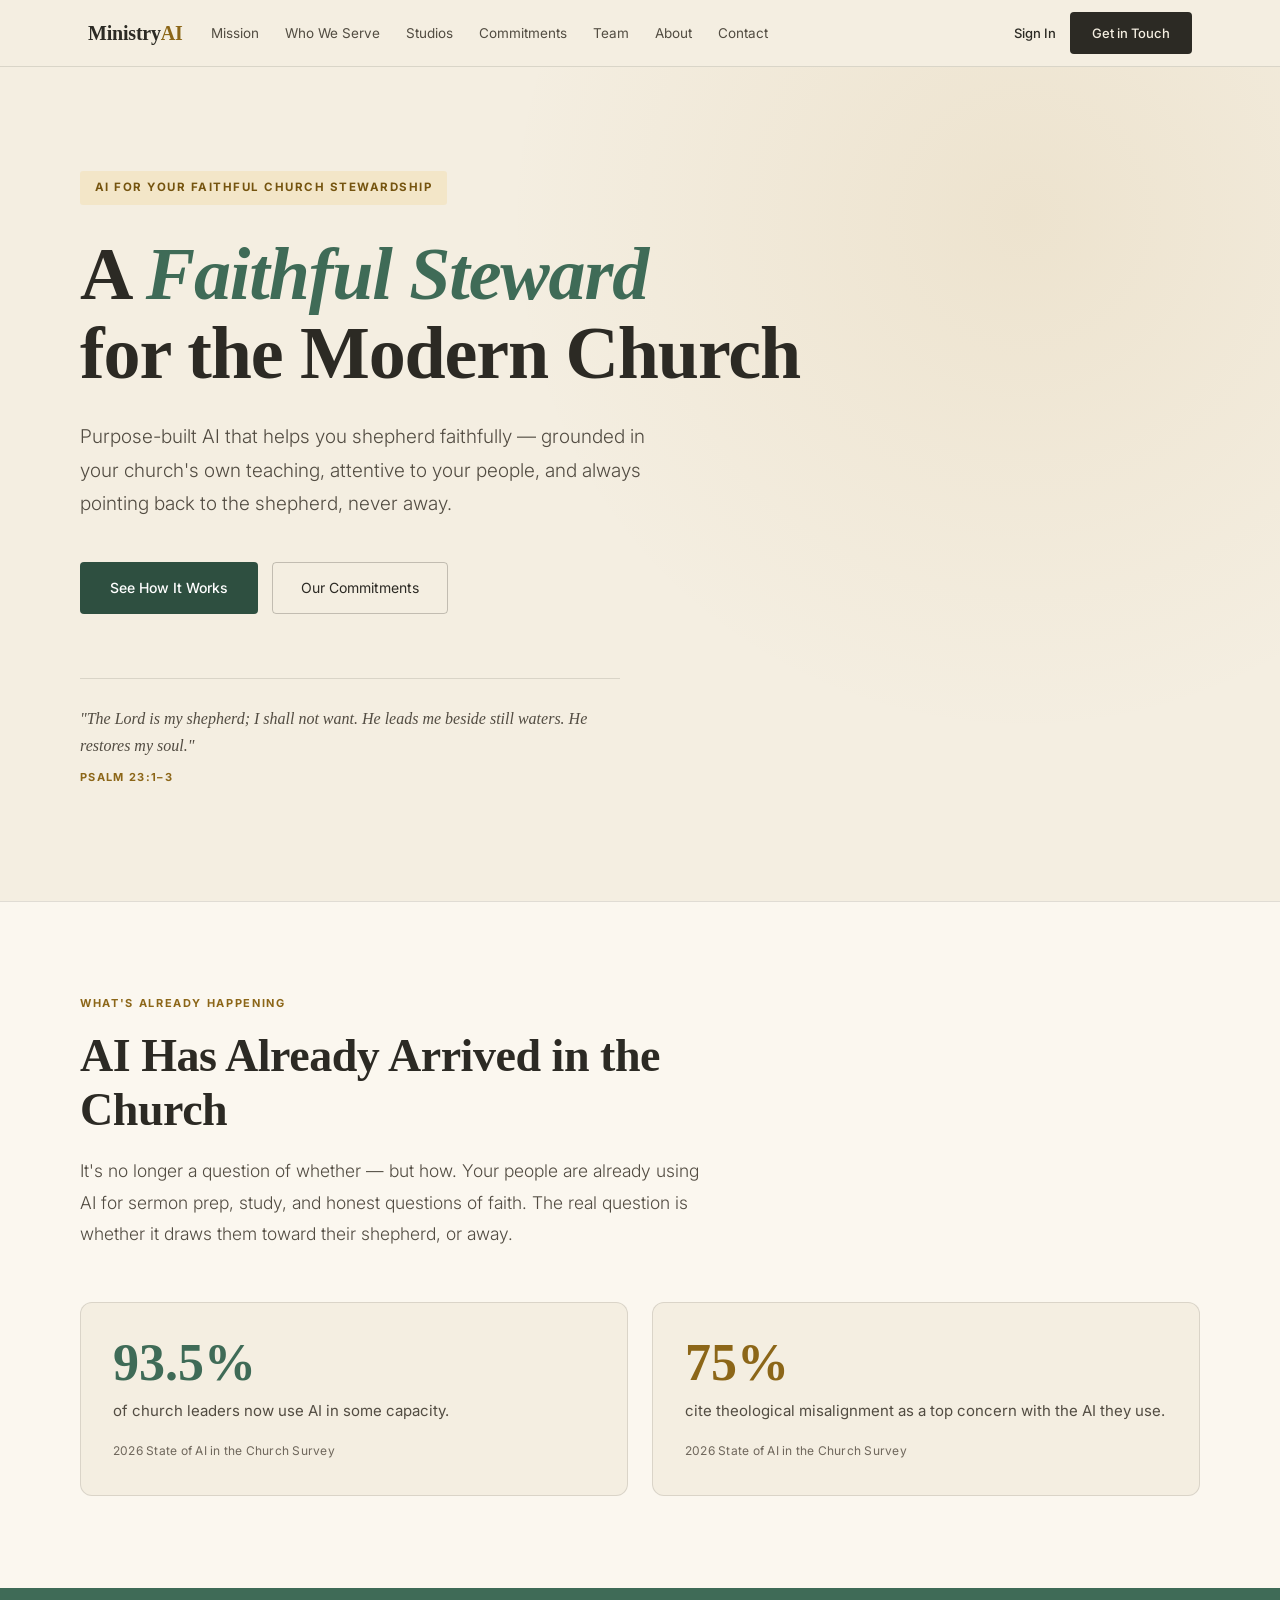
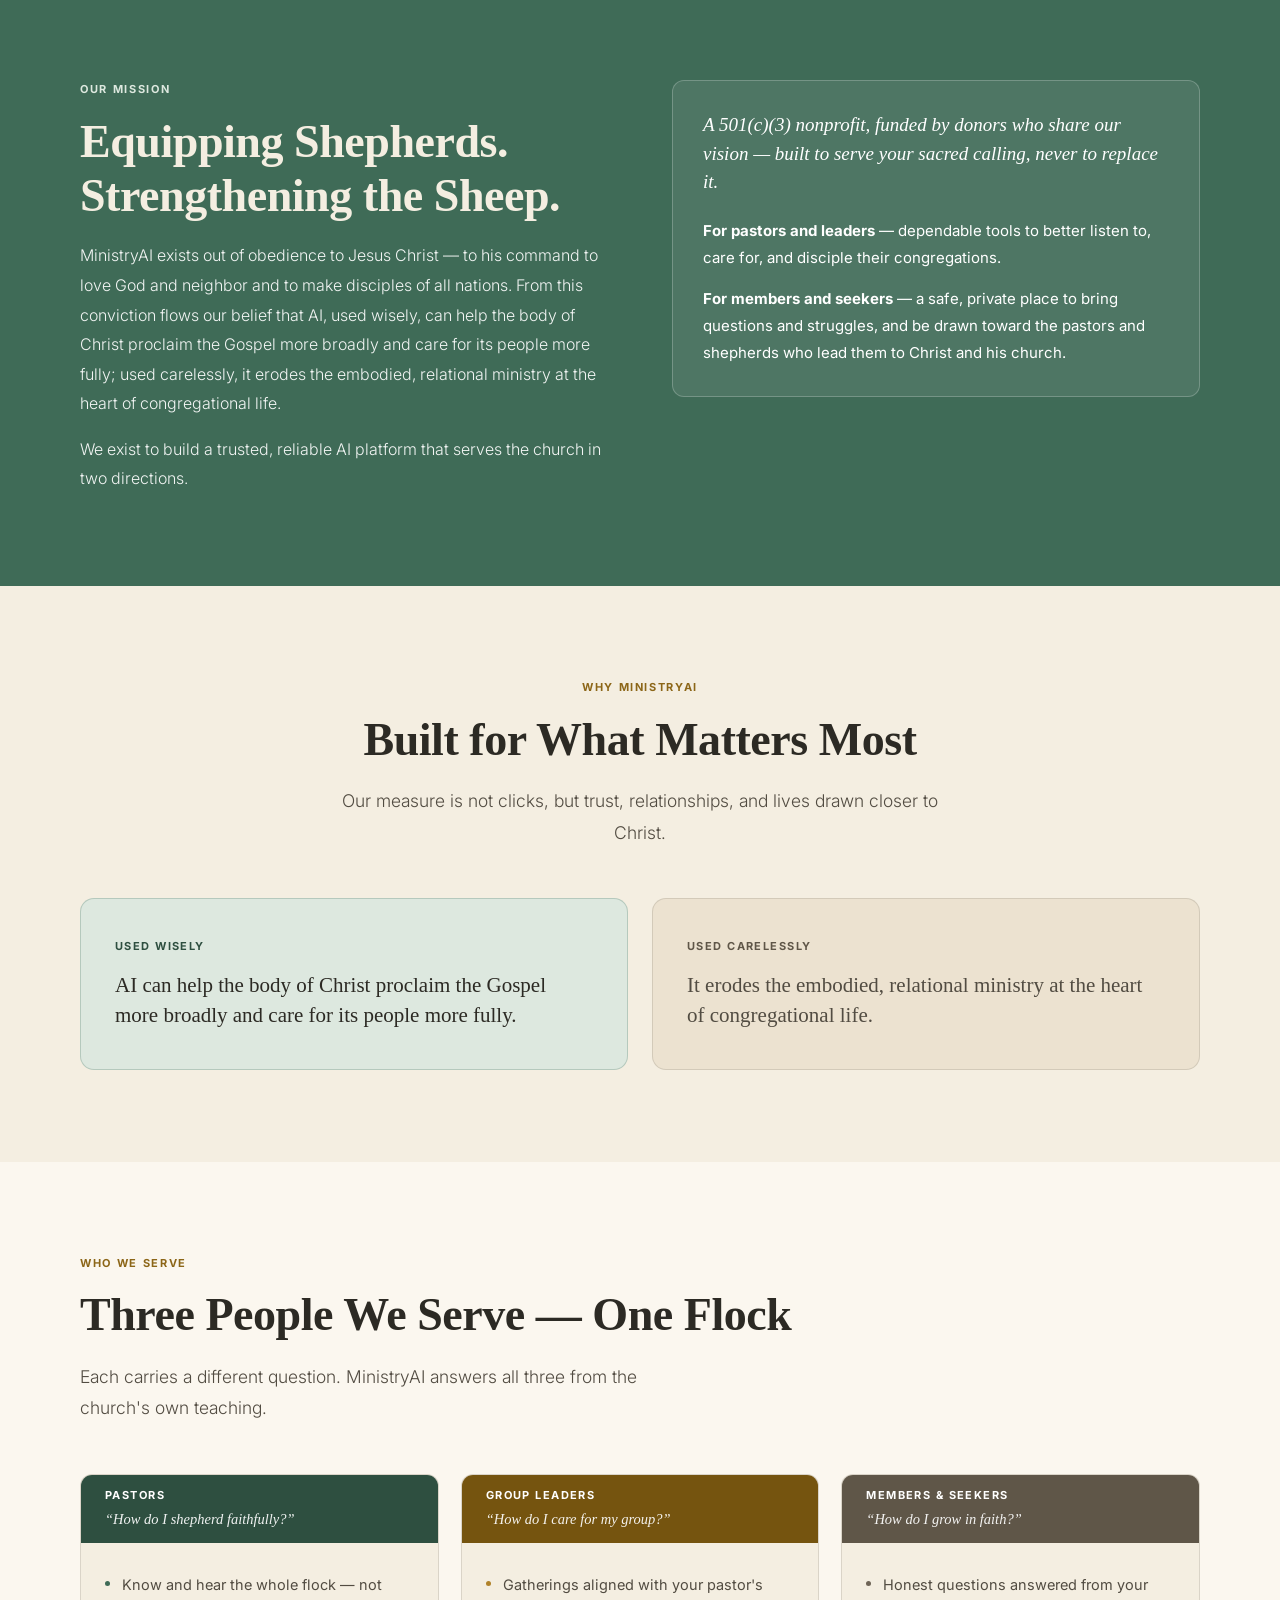
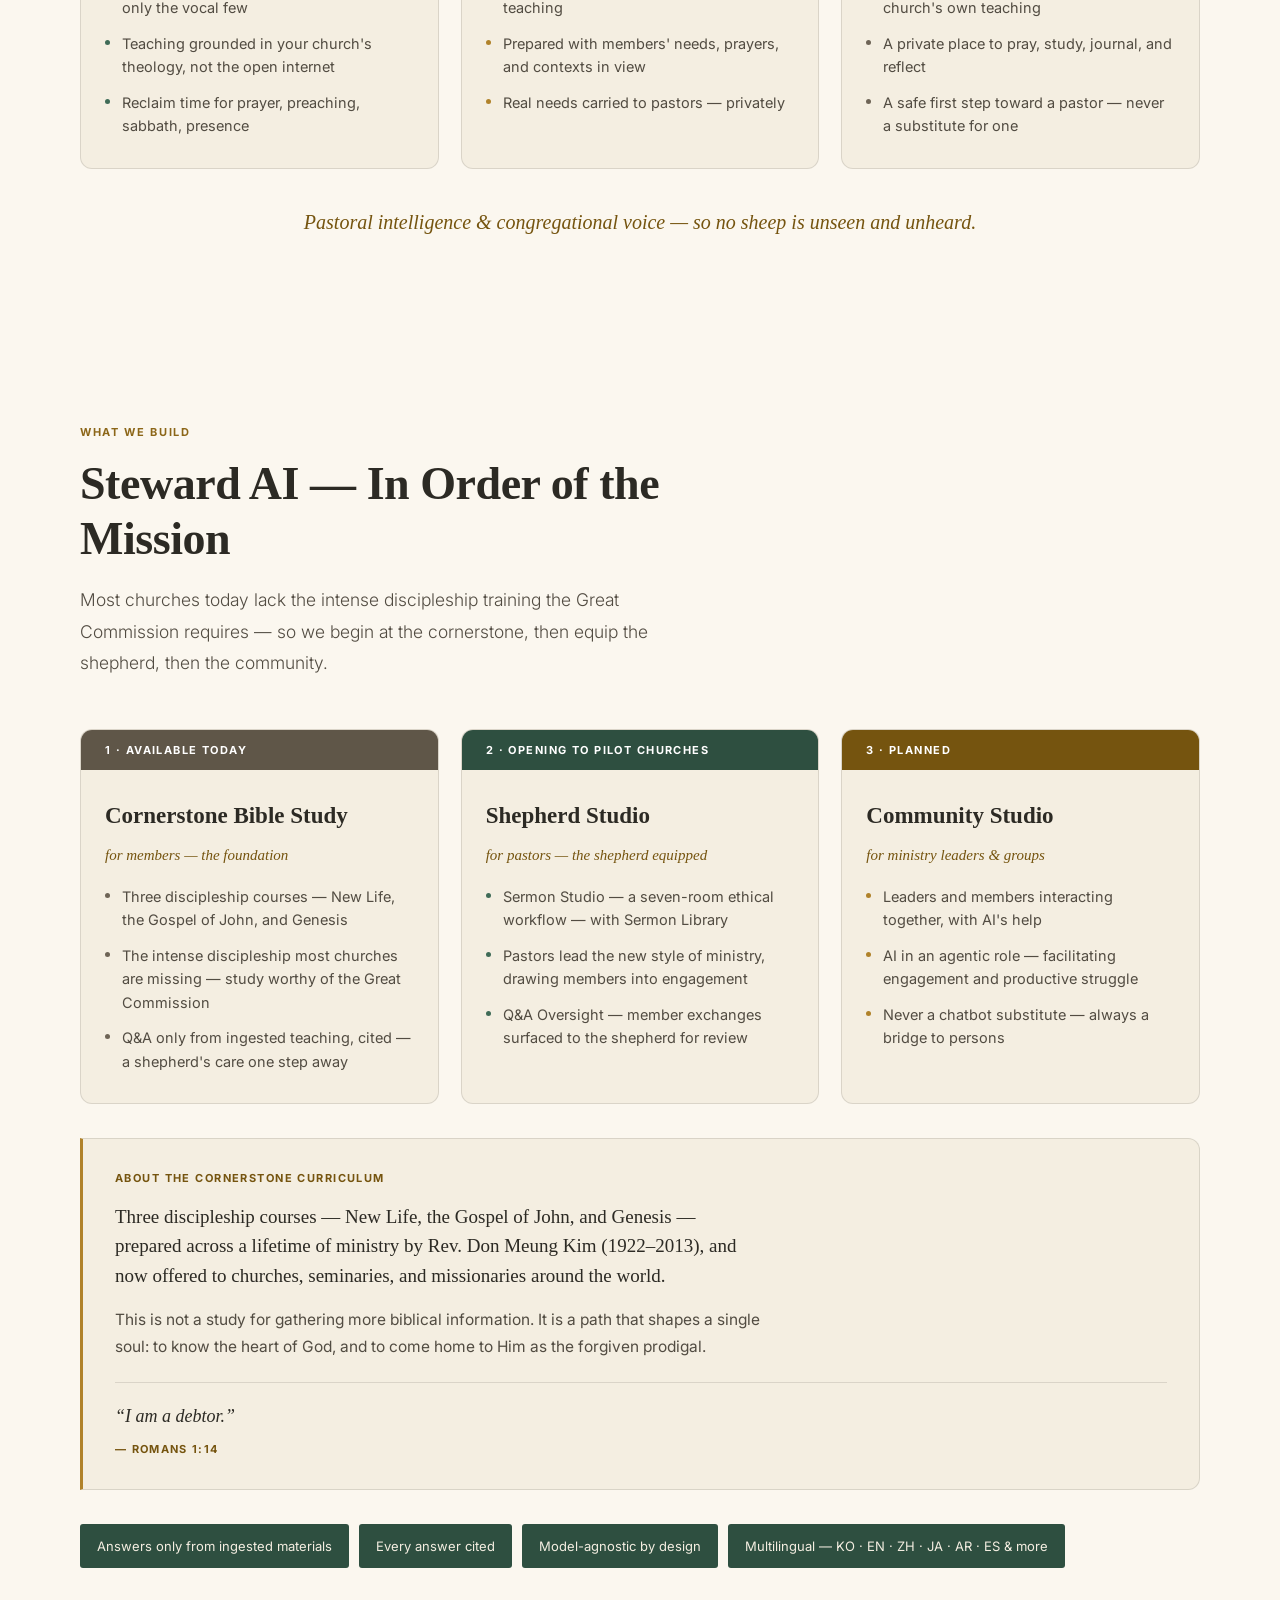
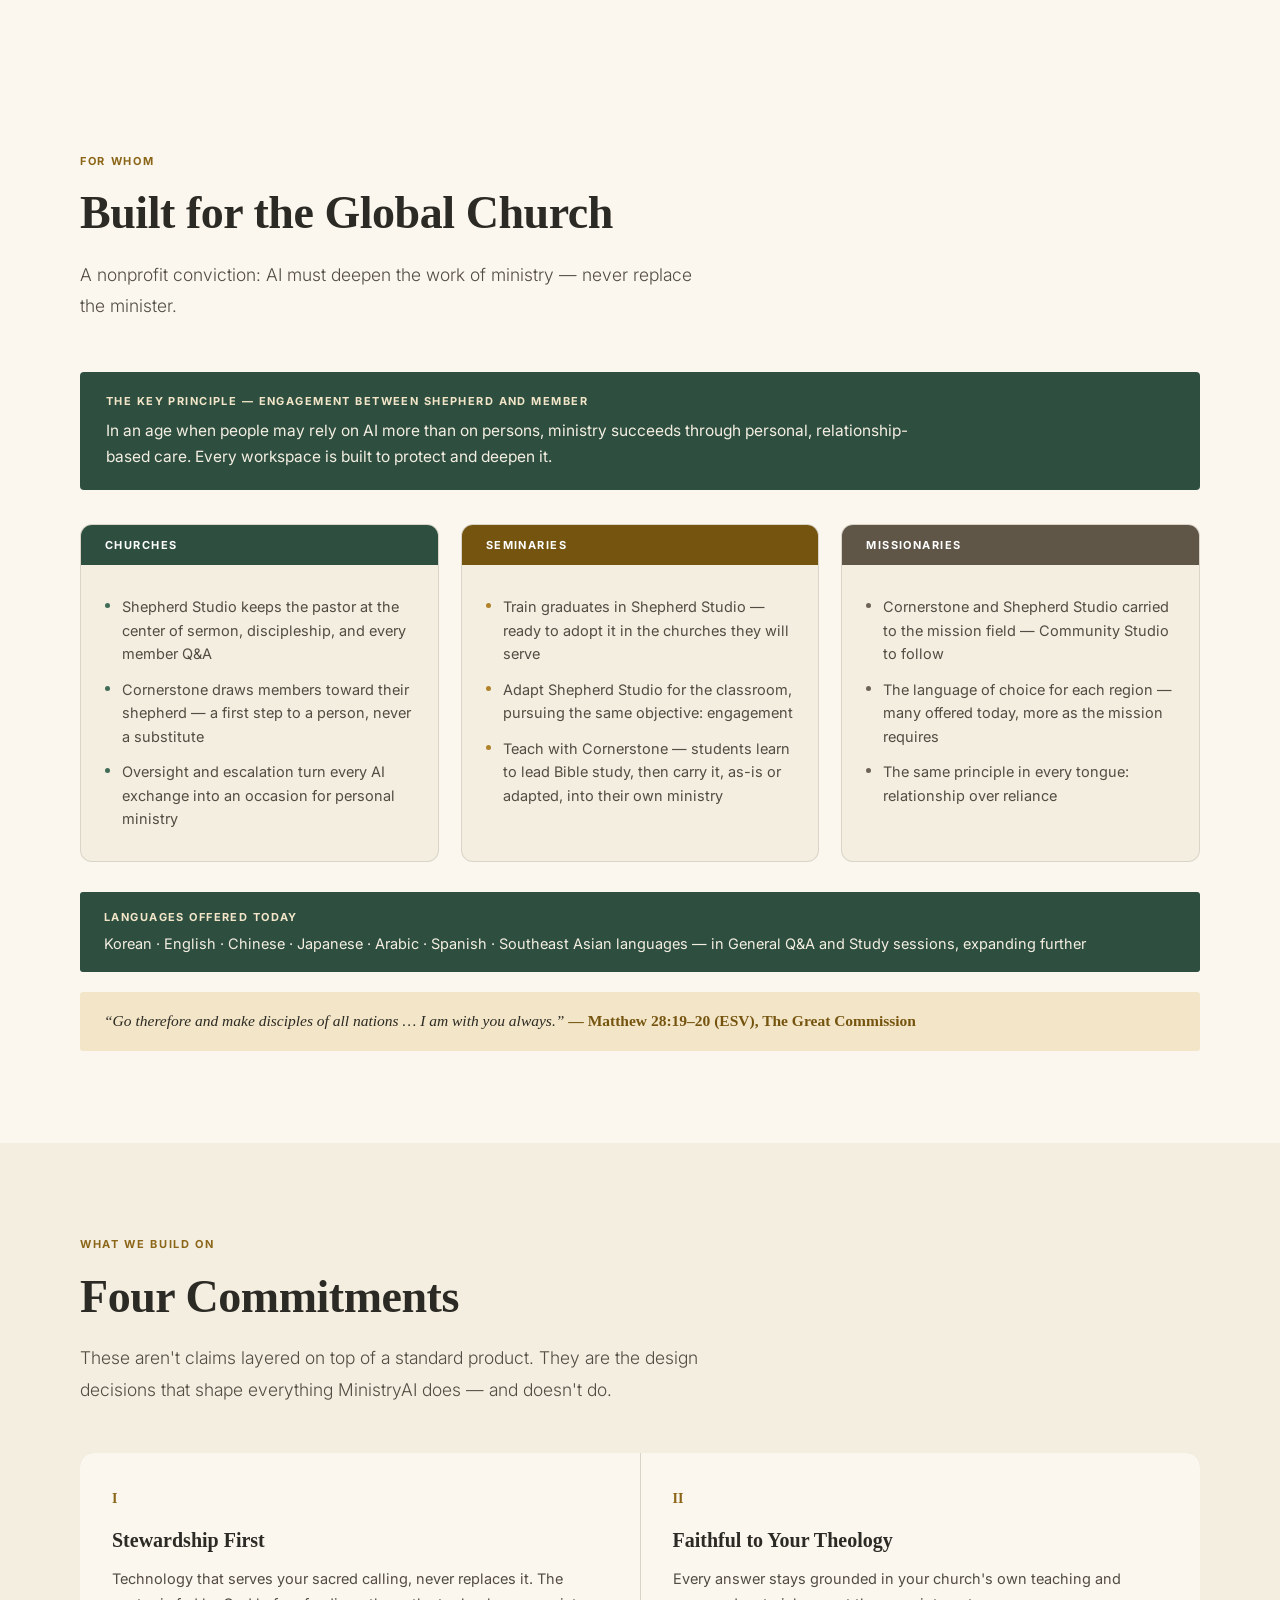
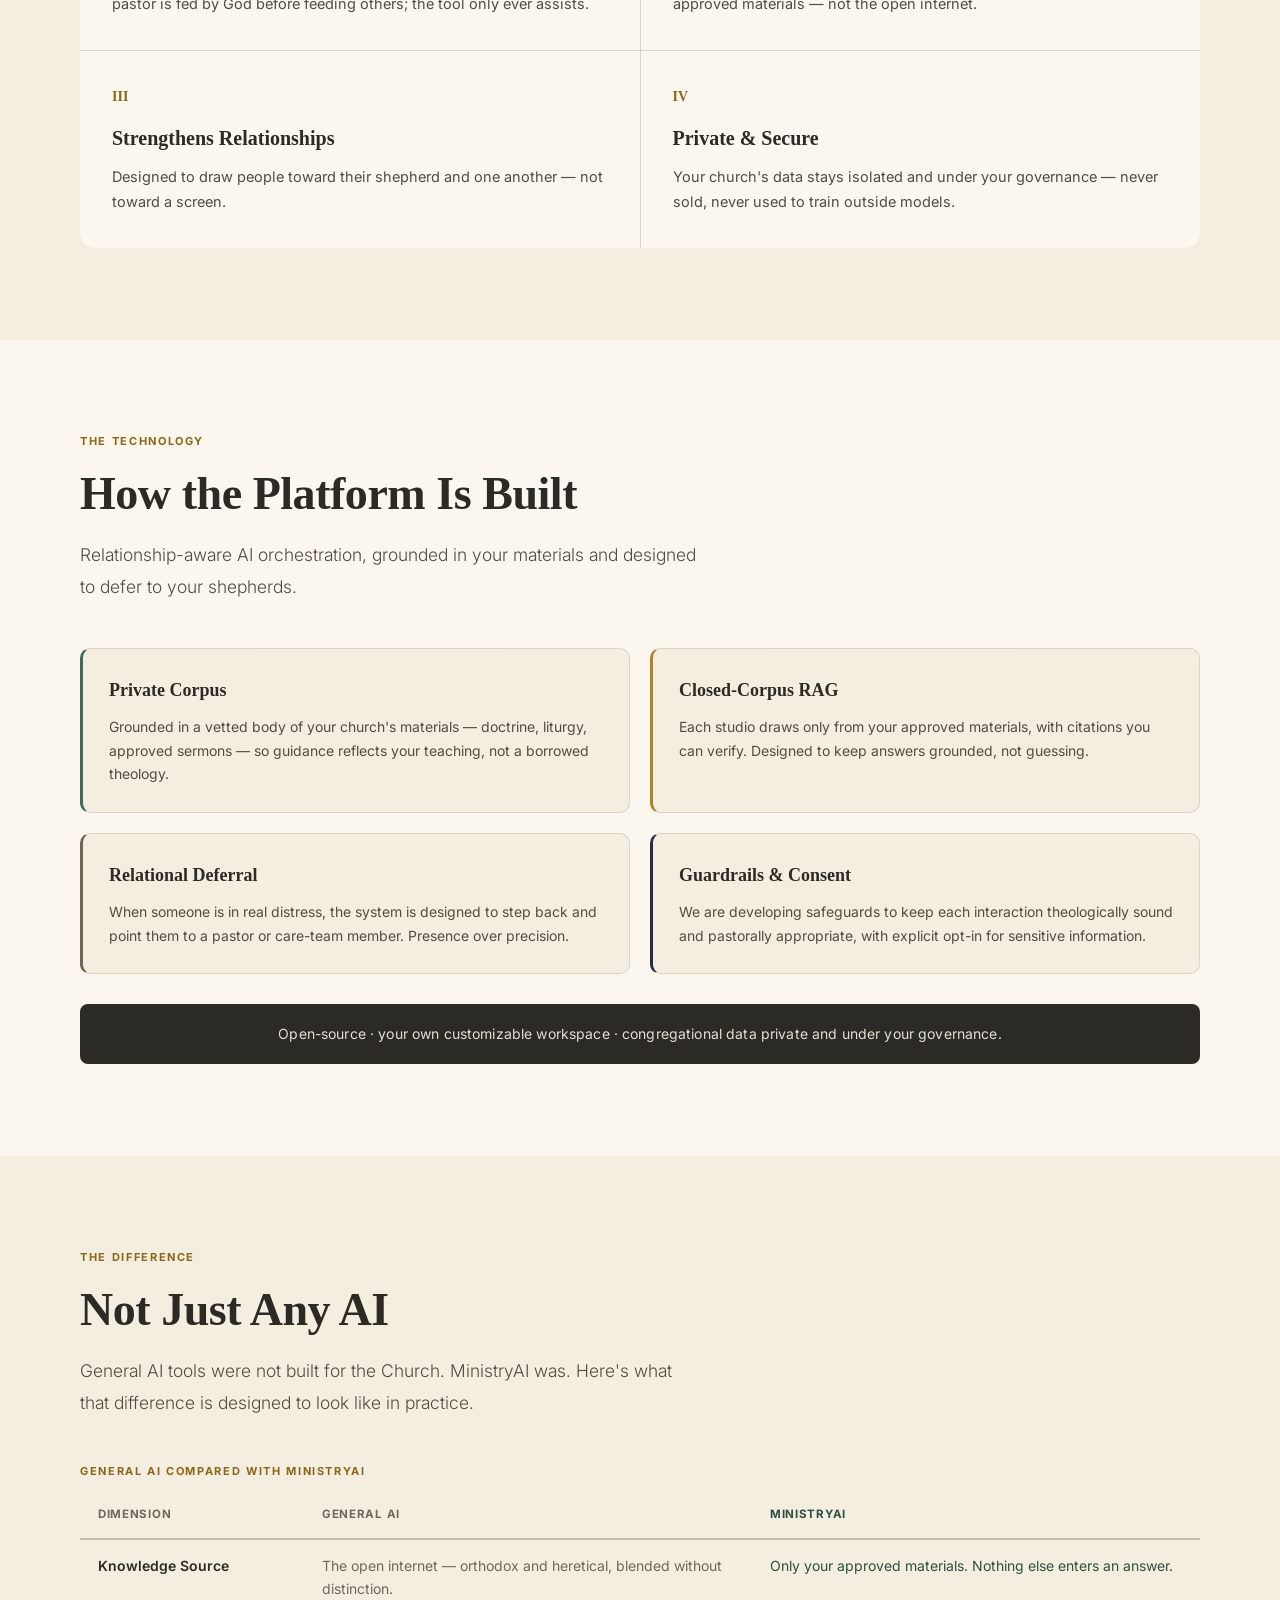
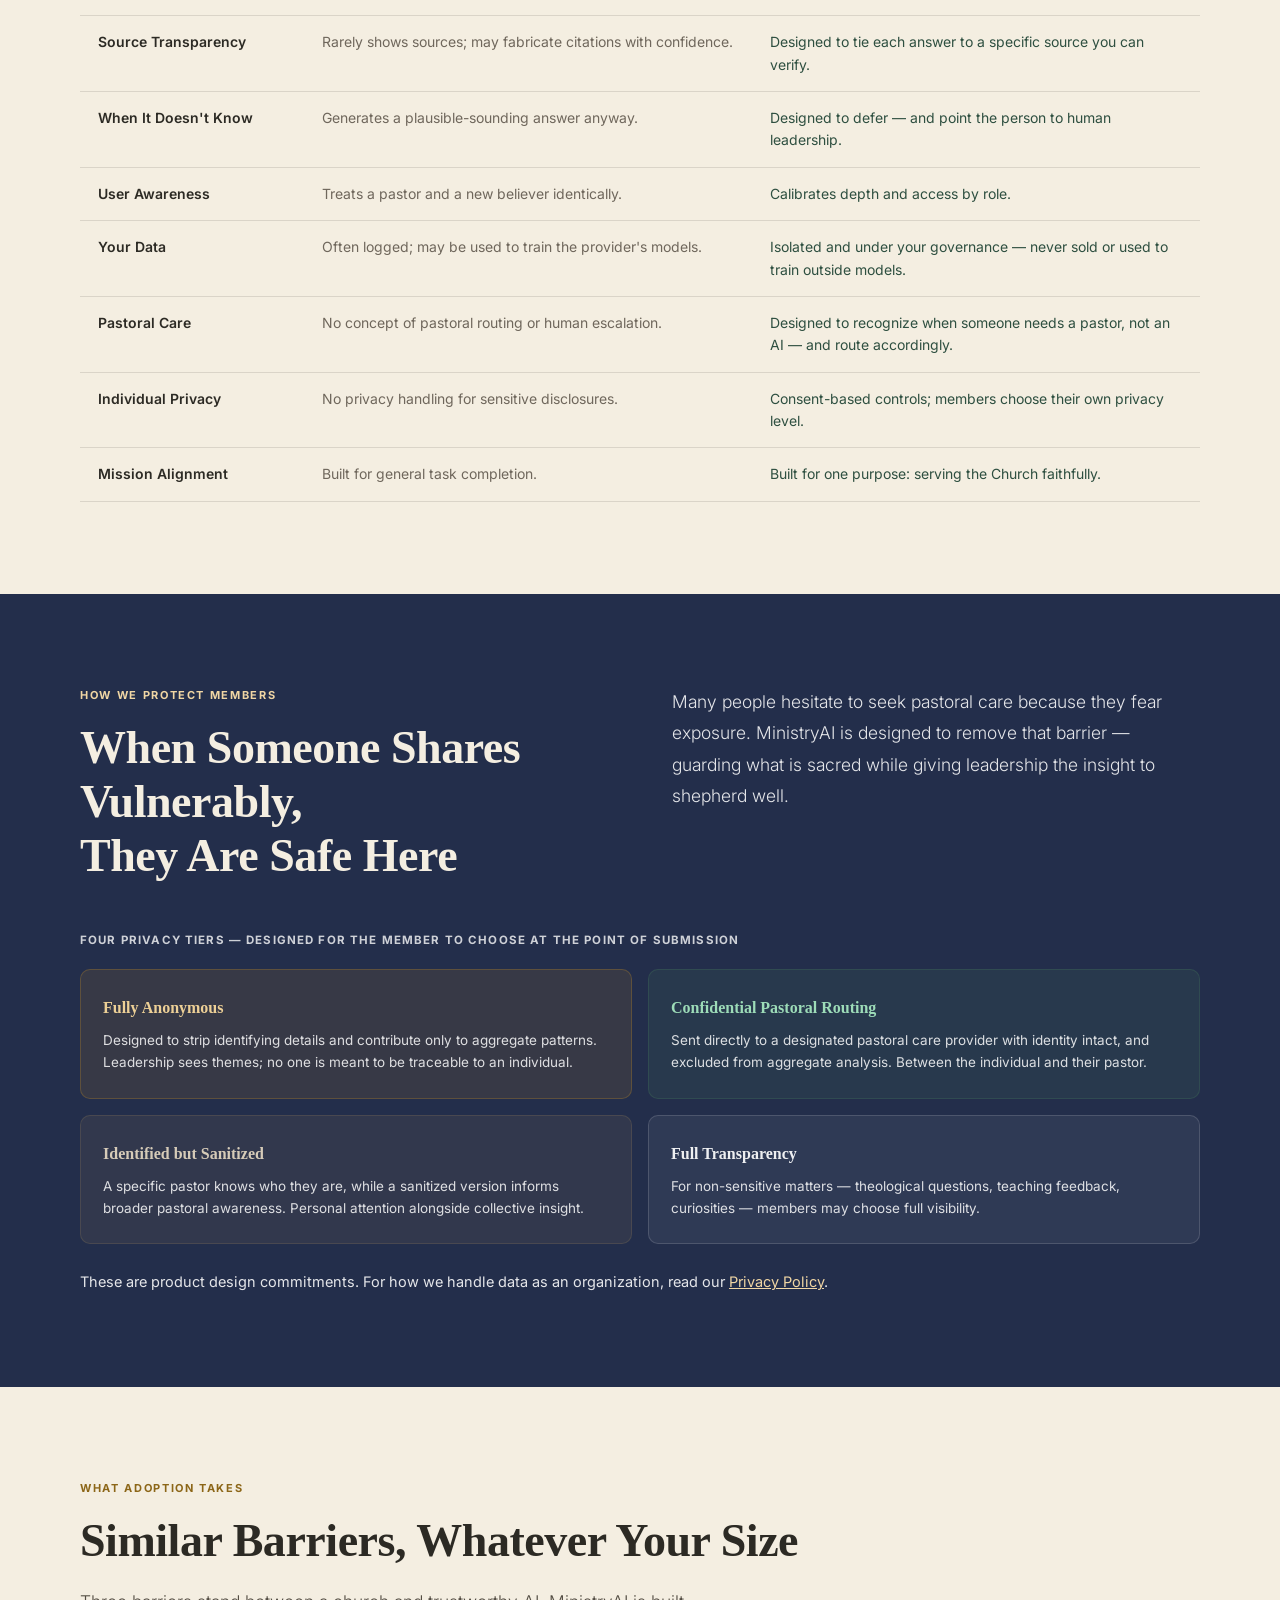
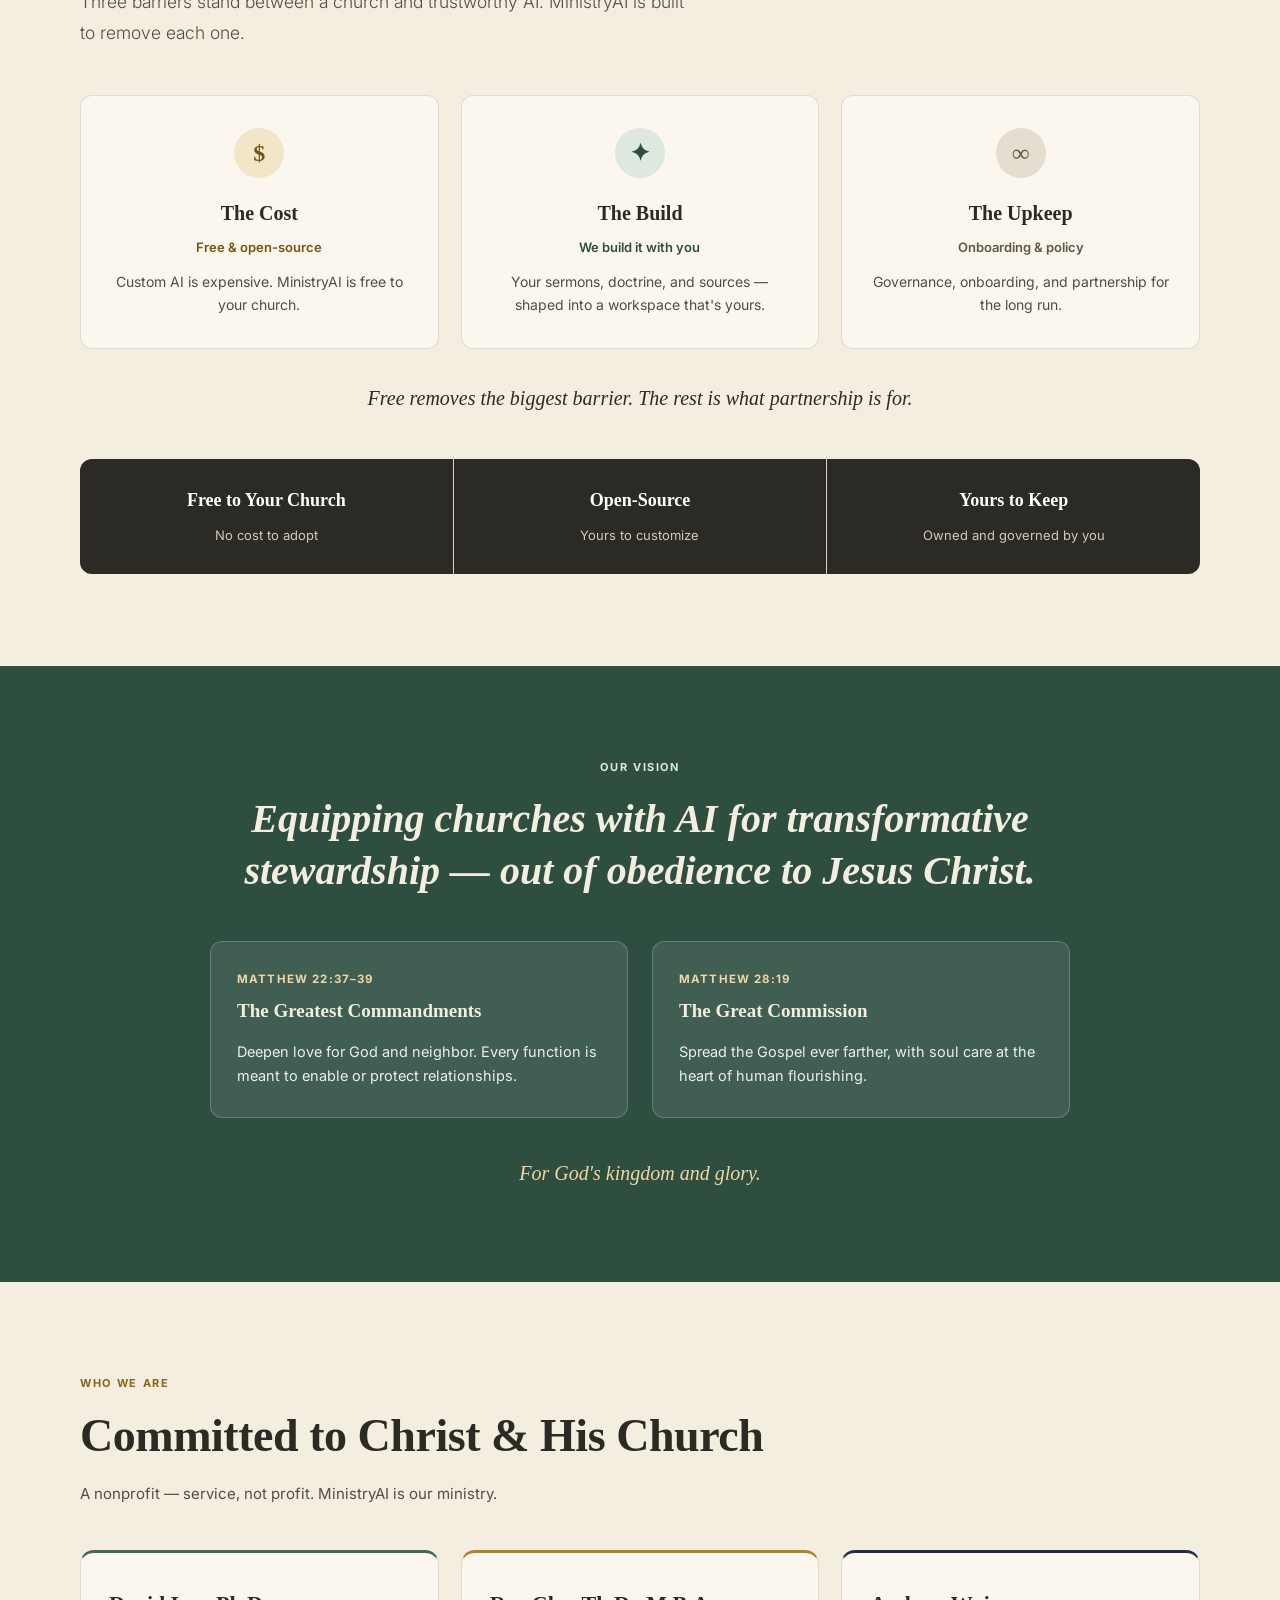
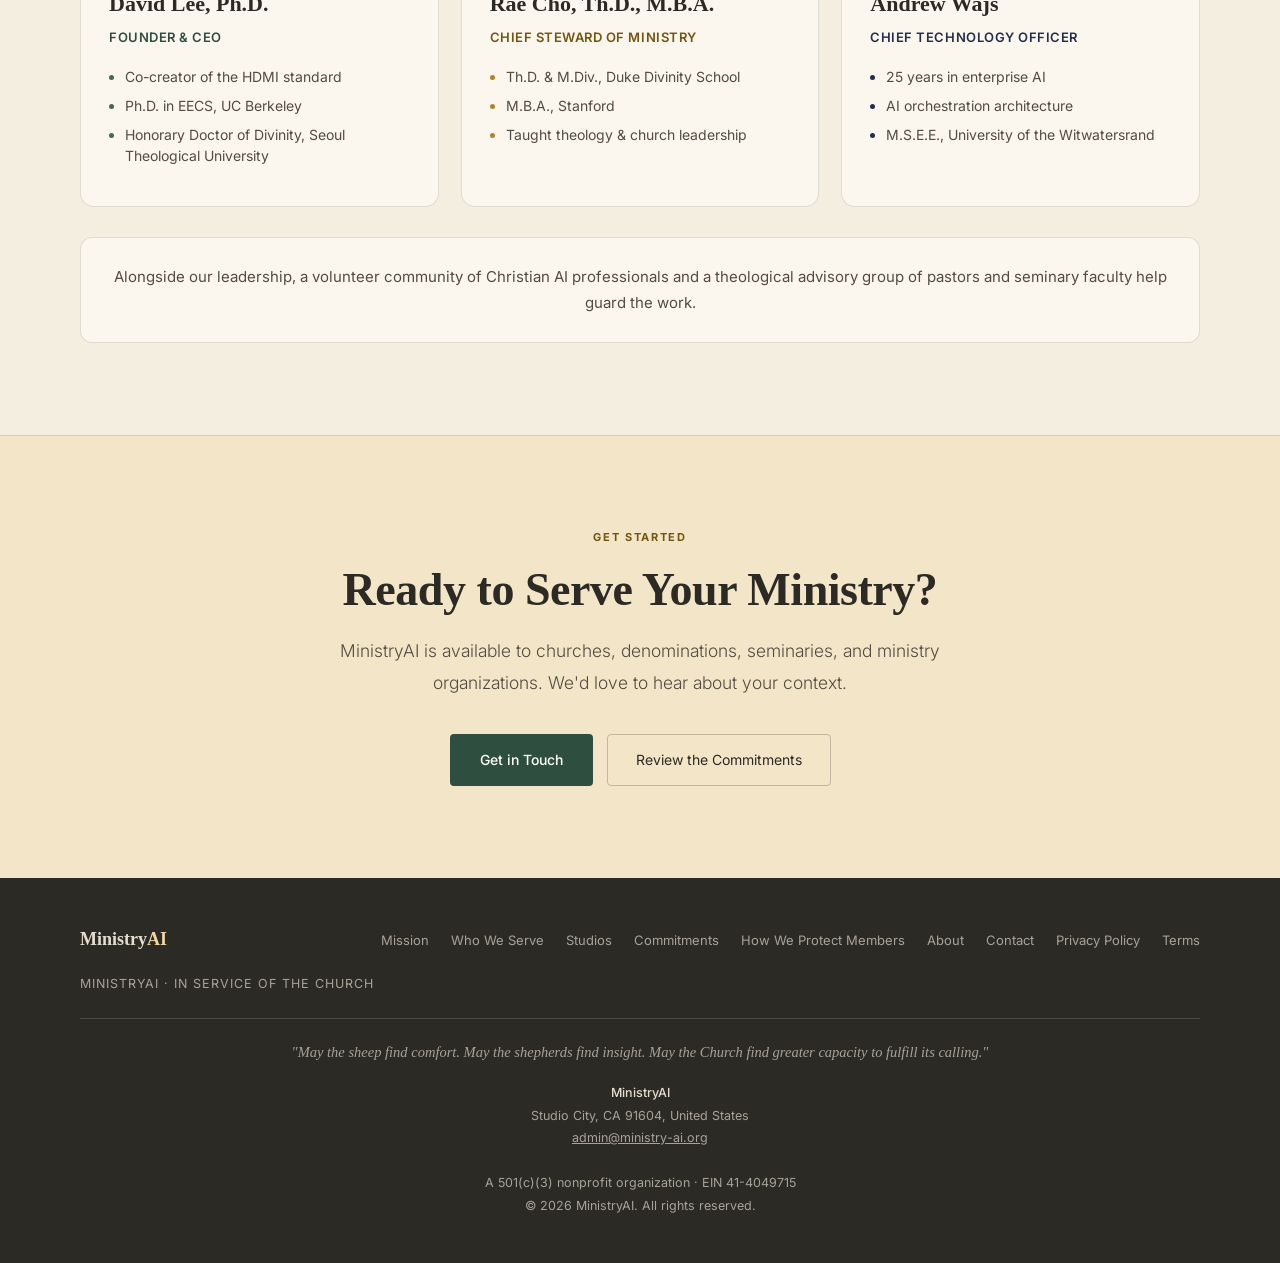
<file: index.html>
<!DOCTYPE html>
<html lang="en">
<head>
<meta charset="UTF-8">
<meta name="viewport" content="width=device-width, initial-scale=1.0">
<title>MinistryAI — AI for Your Faithful Church Stewardship</title>
<meta name="description" content="MinistryAI is a nonprofit building trustworthy, purpose-built AI for churches and seminaries — grounded in your church's own teaching, with the shepherd at the center.">
<link rel="canonical" href="https://ministry-ai.org/">

<link rel="icon" href="favicon.svg" type="image/svg+xml">
<link rel="apple-touch-icon" href="apple-touch-icon.png">

<meta property="og:type" content="website">
<meta property="og:site_name" content="MinistryAI">
<meta property="og:title" content="A Faithful Steward for the Modern Church">
<meta property="og:description" content="Purpose-built AI for churches and seminaries — grounded in your church's own teaching, every answer cited, always pointing back to the shepherd.">
<meta property="og:url" content="https://ministry-ai.org/">
<meta property="og:image" content="https://ministry-ai.org/og-image.png">
<meta property="og:image:width" content="1200">
<meta property="og:image:height" content="630">
<meta property="og:image:alt" content="MinistryAI — a faithful steward for the modern church">
<meta name="twitter:card" content="summary_large_image">
<meta name="twitter:title" content="A Faithful Steward for the Modern Church">
<meta name="twitter:description" content="Purpose-built AI for churches and seminaries — grounded in your church's own teaching, every answer cited.">
<meta name="twitter:image" content="https://ministry-ai.org/og-image.png">

<link rel="preconnect" href="https://fonts.googleapis.com">
<link rel="preconnect" href="https://fonts.gstatic.com" crossorigin>
<link href="https://fonts.googleapis.com/css2?family=Inter:wght@300;400;500;600&display=swap" rel="stylesheet">
<link rel="stylesheet" href="site.css">
<style>
  /* Page-specific styles only. Tokens, nav, footer and base type live in site.css. */

  /* HERO */
  .hero {
    min-height: calc(100vh - var(--nav-h));
    display: flex; align-items: center;
    padding: 80px 48px 90px;
    background:
      radial-gradient(circle at 80% 18%, rgba(176,130,42,0.10) 0%, transparent 42%),
      var(--cream);
    position: relative;
  }
  .hero-inner { max-width: 1120px; margin: 0 auto; width: 100%; }
  .hero-tag {
    display: inline-flex; align-items: center; gap: 9px;
    font-size: 11.5px; font-weight: 700;
    letter-spacing: 0.13em; text-transform: uppercase;
    color: var(--gold-3); background: var(--gold-pale);
    padding: 7px 15px; border-radius: 3px; margin-bottom: 30px;
  }
  .hero h1 {
    font-size: clamp(42px, 6vw, 74px);
    font-weight: 700; line-height: 1.08;
    color: var(--ink); max-width: 860px; margin-bottom: 26px;
    letter-spacing: -0.015em;
  }
  .hero h1 em { font-style: italic; color: var(--green); }
  .hero-sub {
    font-size: 19px; font-weight: 300;
    color: var(--ink-2); max-width: 600px;
    line-height: 1.75; margin-bottom: 42px;
  }
  .hero-actions { display: flex; gap: 14px; align-items: center; flex-wrap: wrap; }
  .btn-primary {
    font-size: 14px; font-weight: 500;
    background: var(--green-2); color: var(--white);
    padding: 14px 30px; border-radius: 4px;
    text-decoration: none; transition: all 0.2s;
  }
  .btn-primary:hover { background: var(--ink); transform: translateY(-1px); }
  .btn-outline {
    font-size: 14px; font-weight: 400; color: var(--ink);
    border: 1px solid var(--line-2);
    padding: 13px 28px; border-radius: 4px;
    text-decoration: none; transition: all 0.2s; background: transparent;
  }
  .btn-outline:hover { border-color: var(--gold-2); color: var(--gold-3); }
  .hero-verse {
    margin-top: 64px; padding-top: 26px;
    border-top: 1px solid var(--line);
    font-family: var(--serif);
    font-style: italic; font-size: 16px;
    color: var(--ink-2); max-width: 540px; line-height: 1.7;
  }
  .hero-verse cite {
    display: block; margin-top: 9px;
    font-style: normal; font-family: var(--sans);
    font-size: 11px; font-weight: 700;
    letter-spacing: 0.12em; text-transform: uppercase; color: var(--gold-2);
  }

  /* SHARED SECTION FURNITURE */
  section { padding: 92px 48px; }
  .section-inner { max-width: 1120px; margin: 0 auto; }
  .label {
    font-size: 11px; font-weight: 700;
    letter-spacing: 0.15em; text-transform: uppercase;
    color: var(--gold-2); margin-bottom: 16px;
  }
  .title {
    font-size: clamp(29px, 3.6vw, 46px);
    font-weight: 700; line-height: 1.18; margin-bottom: 18px;
    letter-spacing: -0.01em;
  }
  .lead {
    font-size: 17.5px; font-weight: 300;
    color: var(--ink-2); line-height: 1.8; max-width: 620px;
  }

  /* MOMENT / STATS */
  .moment { background: var(--paper); border-top: 1px solid var(--line); }
  .moment-head { max-width: 720px; }
  .stats { margin-top: 52px; display: grid; grid-template-columns: 1fr 1fr; gap: 24px; }
  .stat {
    background: var(--cream); border: 1px solid var(--line);
    border-radius: 12px; padding: 34px 32px;
  }
  .stat-num {
    font-family: var(--serif); font-size: 52px;
    font-weight: 700; color: var(--green); line-height: 1; margin-bottom: 10px;
  }
  .stat:nth-child(2) .stat-num { color: var(--gold-2); }
  .stat-text { font-size: 15px; color: var(--ink-2); line-height: 1.6; }
  .stat-src { margin-top: 18px; font-size: 12px; color: var(--muted); letter-spacing: 0.02em; }
  .stat-src a { color: inherit; }

  /* MISSION */
  .mission { background: var(--green); }
  .mission .title { color: var(--cream); }
  .mission .label { color: var(--green-pale); }
  .mission-grid { display: grid; grid-template-columns: 1fr 1fr; gap: 64px; align-items: start; }
  .mission-text { font-size: 16px; font-weight: 300; color: rgba(255,255,255,0.93); line-height: 1.85; }
  .mission-text + .mission-text { margin-top: 16px; }
  .mission-side {
    background: rgba(255,255,255,0.08); border: 1px solid rgba(255,255,255,0.22);
    border-radius: 12px; padding: 30px;
  }
  .mission-side p { font-size: 15px; color: var(--white); line-height: 1.8; }
  .mission-side p + p { margin-top: 14px; }
  .mission-side .pull {
    font-family: var(--serif); font-style: italic; font-size: 19px;
    color: var(--white); line-height: 1.5; margin-bottom: 20px;
  }
  .mission-side strong { color: var(--white); }

  /* WISE / CARELESS */
  .why { background: var(--cream); }
  .why-head { text-align: center; max-width: 660px; margin: 0 auto 50px; }
  .why-head .lead { margin: 0 auto; }
  .wc-grid { display: grid; grid-template-columns: 1fr 1fr; gap: 24px; }
  .wc { border-radius: 14px; padding: 38px 34px; border: 1px solid var(--line); }
  .wc.wise { background: var(--green-pale); border-color: rgba(63,107,87,0.25); }
  .wc.careless { background: var(--cream-2); }
  .wc-label {
    font-size: 11px; font-weight: 700; letter-spacing: 0.13em;
    text-transform: uppercase; margin-bottom: 14px;
  }
  .wc.wise .wc-label { color: var(--green-2); }
  .wc.careless .wc-label { color: var(--taupe); }
  .wc p { font-family: var(--serif); font-size: 21px; line-height: 1.45; color: var(--ink); }
  .wc.careless p { color: var(--ink-2); }

  /* AGENT / STUDIO CARDS */
  .agents { background: var(--paper); }
  .agents-head { max-width: 720px; margin-bottom: 50px; }
  .agent-grid { display: grid; grid-template-columns: repeat(3, 1fr); gap: 22px; }
  .agent {
    background: var(--cream); border-radius: 12px; overflow: hidden;
    border: 1px solid var(--line); display: flex; flex-direction: column;
    transition: transform 0.2s, box-shadow 0.2s;
  }
  .agent:hover { transform: translateY(-3px); box-shadow: 0 14px 38px rgba(44,42,36,0.10); }
  .agent-cap {
    padding: 11px 24px; font-size: 11px; font-weight: 700;
    letter-spacing: 0.13em; text-transform: uppercase; color: var(--white);
  }
  .agent.pastor .agent-cap { background: var(--green-2); }
  .agent.leader .agent-cap { background: var(--gold-3); }
  .agent.seeker .agent-cap { background: var(--taupe); }
  .agent-body { padding: 26px 24px 30px; }
  .agent-name {
    font-family: var(--serif); font-size: 23px; font-weight: 700;
    margin-bottom: 12px; color: var(--ink);
  }

  /* CORNERSTONE CURRICULUM */
  .cs-panel {
    margin-top: 34px; padding: 30px 32px;
    background: var(--cream); border: 1px solid var(--line);
    border-left: 3px solid var(--gold); border-radius: 0 12px 12px 0;
  }
  .cs-label {
    font-size: 11px; font-weight: 700; letter-spacing: 0.13em;
    text-transform: uppercase; color: var(--gold-3); margin-bottom: 14px;
  }
  .cs-lead {
    font-family: var(--serif); font-size: 19px; line-height: 1.55;
    color: var(--ink); max-width: 68ch; margin-bottom: 16px;
  }
  .cs-body { font-size: 15.5px; color: var(--ink-2); line-height: 1.75; max-width: 68ch; }
  .cs-verse {
    margin-top: 22px; padding-top: 18px; border-top: 1px solid var(--line);
    font-family: var(--serif); font-style: italic; font-size: 18px; color: var(--ink);
  }
  .cs-verse span {
    display: block; margin-top: 8px;
    font-style: normal; font-family: var(--sans); font-size: 11px; font-weight: 700;
    letter-spacing: 0.12em; text-transform: uppercase; color: var(--gold-3);
  }
  @media (max-width: 880px) { .cs-panel { padding: 24px 22px; } }

  /* COMMITMENTS */
  .commitments { background: var(--cream); }
  .commitments-head { max-width: 720px; margin-bottom: 48px; }
  .commit-grid {
    display: grid; grid-template-columns: 1fr 1fr; gap: 1px;
    background: var(--line); border-radius: 14px; overflow: hidden;
  }
  .commit { background: var(--paper); padding: 34px 32px; transition: background 0.2s; }
  .commit:hover { background: var(--white); }
  .commit-num {
    font-family: var(--serif); font-size: 14px; font-weight: 700;
    color: var(--gold-2); margin-bottom: 12px;
  }
  .commit-title { font-family: var(--serif); font-size: 20px; font-weight: 700; margin-bottom: 10px; }
  .commit-text { font-size: 14.5px; color: var(--ink-2); line-height: 1.7; }

  /* TECH */
  .tech { background: var(--paper); }
  .tech-head { max-width: 720px; margin-bottom: 46px; }
  .tech-grid { display: grid; grid-template-columns: repeat(2, 1fr); gap: 20px; }
  .tech-card {
    background: var(--cream); border: 1px solid var(--line); border-left: 3px solid var(--green);
    border-radius: 10px; padding: 26px;
  }
  .tech-card:nth-child(2) { border-left-color: var(--gold); }
  .tech-card:nth-child(3) { border-left-color: var(--taupe-dec); }
  .tech-card:nth-child(4) { border-left-color: var(--navy); }
  .tech-title { font-family: var(--serif); font-size: 18px; font-weight: 700; margin-bottom: 9px; }
  .tech-text { font-size: 14px; color: var(--ink-2); line-height: 1.7; }
  .tech-foot {
    margin-top: 30px; padding: 18px 24px; background: var(--ink); color: var(--on-dark);
    border-radius: 8px; font-size: 14px; text-align: center; letter-spacing: 0.01em;
  }

  /* COMPARISON */
  .comparison { background: var(--cream); }
  .compare-wrap { margin-top: 44px; overflow-x: auto; }
  .compare-table { width: 100%; border-collapse: collapse; font-size: 14px; min-width: 640px; }
  .compare-table th {
    text-align: left; padding: 14px 18px; font-size: 11.5px; font-weight: 700;
    letter-spacing: 0.06em; text-transform: uppercase;
    border-bottom: 2px solid var(--line-2); color: var(--muted);
  }
  .compare-table th.col-ministry { color: var(--green-2); }
  .compare-table td { padding: 15px 18px; vertical-align: top; border-bottom: 1px solid var(--line); line-height: 1.6; }
  .compare-table td:first-child { font-weight: 600; width: 20%; color: var(--ink); }
  .compare-table td.col-general { color: var(--muted); width: 40%; }
  .compare-table td.col-ministry { color: var(--green-2); width: 40%; }
  .compare-table tr:hover td { background: rgba(176,130,42,0.04); }

  /* PRIVACY / PROTECTION */
  .privacy { background: var(--navy); }
  .privacy .title { color: var(--cream); }
  .privacy .label { color: var(--gold-light); }
  .privacy .lead { color: rgba(255,255,255,0.88); }
  .privacy-top { display: grid; grid-template-columns: 1fr 1fr; gap: 64px; margin-bottom: 26px; align-items: start; }
  .privacy-note {
    font-size: 11.5px; font-weight: 700; letter-spacing: 0.1em; text-transform: uppercase;
    color: rgba(255,255,255,0.78); margin: 30px 0 18px;
  }
  .privacy-foot { margin-top: 26px; font-size: 14.5px; color: rgba(255,255,255,0.88); }
  .privacy-foot a { color: var(--gold-light); }
  .tiers { display: grid; grid-template-columns: 1fr 1fr; gap: 16px; }
  .tier { padding: 24px 22px; border-radius: 10px; border: 1px solid rgba(255,255,255,0.14); }
  .tier.t1 { background: rgba(176,130,42,0.14); border-color: rgba(176,130,42,0.32); }
  .tier.t2 { background: rgba(63,107,87,0.20); border-color: rgba(63,107,87,0.38); }
  .tier.t3 { background: rgba(110,100,86,0.20); border-color: rgba(110,100,86,0.38); }
  .tier.t4 { background: rgba(255,255,255,0.06); }
  .tier-title { font-family: var(--serif); font-size: 16px; font-weight: 700; margin-bottom: 8px; }
  .tier.t1 .tier-title { color: #edd096; }
  .tier.t2 .tier-title { color: #9ddcb8; }
  .tier.t3 .tier-title { color: #d6cbb8; }
  .tier.t4 .tier-title { color: rgba(255,255,255,0.92); }
  .tier-text { font-size: 13.5px; color: rgba(255,255,255,0.84); line-height: 1.65; }

  /* ADOPTION */
  .adoption { background: var(--cream); }
  .adoption-head { max-width: 720px; margin-bottom: 46px; }
  .barriers { display: grid; grid-template-columns: repeat(3, 1fr); gap: 22px; }
  .barrier { background: var(--paper); border: 1px solid var(--line); border-radius: 12px; padding: 32px 28px; text-align: center; }
  .barrier-icon {
    width: 50px; height: 50px; border-radius: 50%; margin: 0 auto 18px;
    display: flex; align-items: center; justify-content: center;
    background: var(--gold-pale); color: var(--gold-3);
    font-family: var(--serif); font-size: 24px; font-weight: 700;
  }
  .barrier:nth-child(2) .barrier-icon { background: var(--green-pale); color: var(--green-2); }
  .barrier:nth-child(3) .barrier-icon { background: var(--taupe-pale); color: var(--taupe); }
  .barrier-title { font-family: var(--serif); font-size: 20px; font-weight: 700; margin-bottom: 6px; }
  .barrier-sub { font-size: 13px; font-weight: 600; color: var(--gold-3); margin-bottom: 12px; }
  .barrier:nth-child(2) .barrier-sub { color: var(--green-2); }
  .barrier:nth-child(3) .barrier-sub { color: var(--taupe); }
  .barrier-text { font-size: 14px; color: var(--ink-2); line-height: 1.65; }
  .adoption-foot { margin-top: 32px; text-align: center; font-family: var(--serif); font-style: italic; font-size: 20px; color: var(--ink); }
  .open-band {
    margin-top: 44px; display: grid; grid-template-columns: repeat(3, 1fr); gap: 1px;
    background: var(--line); border-radius: 12px; overflow: hidden;
  }
  .open-item { background: var(--ink); color: var(--on-dark); padding: 26px 24px; text-align: center; }
  .open-item strong { display: block; font-family: var(--serif); font-size: 18px; margin-bottom: 5px; color: var(--white); }
  .open-item span { font-size: 13px; color: rgba(244,238,225,0.82); }

  /* VISION */
  .vision { background: var(--green-2); text-align: center; }
  .vision .section-inner { max-width: 860px; }
  .vision .label { color: var(--green-pale); }
  .vision-title {
    font-family: var(--serif); font-size: clamp(26px, 3.4vw, 40px);
    font-weight: 700; color: var(--cream); line-height: 1.3; margin-bottom: 44px;
    font-style: italic;
  }
  .vision-cols { display: grid; grid-template-columns: 1fr 1fr; gap: 24px; text-align: left; }
  .vision-col { background: rgba(255,255,255,0.09); border: 1px solid rgba(255,255,255,0.20); border-radius: 12px; padding: 28px 26px; }
  .vision-ref { font-size: 11.5px; font-weight: 700; letter-spacing: 0.1em; text-transform: uppercase; color: var(--gold-light); margin-bottom: 6px; }
  .vision-h { font-family: var(--serif); font-size: 19px; font-weight: 700; color: var(--cream); margin-bottom: 12px; }
  .vision-col p { font-size: 14.5px; color: rgba(255,255,255,0.90); line-height: 1.7; }
  .vision-seal { margin-top: 38px; font-family: var(--serif); font-style: italic; font-size: 20px; color: var(--gold-light); }

  /* TEAM */
  .team { background: var(--cream); }
  .team-head { max-width: 720px; margin-bottom: 16px; }
  .team-sub { font-size: 15px; color: var(--ink-2); margin-bottom: 44px; }
  .team-grid { display: grid; grid-template-columns: repeat(3, 1fr); gap: 22px; }
  .member {
    background: var(--paper); border: 1px solid var(--line); border-radius: 14px;
    padding: 32px 28px; border-top: 3px solid var(--gold);
  }
  .member:nth-child(1) { border-top-color: var(--green); }
  .member:nth-child(3) { border-top-color: var(--navy); }
  .member-name { font-family: var(--serif); font-size: 22px; font-weight: 700; margin-bottom: 3px; }
  .member-role { font-size: 13px; font-weight: 600; letter-spacing: 0.04em; color: var(--gold-3); text-transform: uppercase; margin-bottom: 18px; }
  .member:nth-child(1) .member-role { color: var(--green-2); }
  .member:nth-child(3) .member-role { color: var(--navy); }
  .member ul { list-style: none; }
  .member li { font-size: 14px; color: var(--ink-2); line-height: 1.5; padding-left: 16px; position: relative; margin-bottom: 8px; }
  .member li::before { content: ''; position: absolute; left: 0; top: 9px; width: 5px; height: 5px; border-radius: 50%; background: var(--gold); }
  .member:nth-child(1) li::before { background: var(--green); }
  .member:nth-child(3) li::before { background: var(--navy); }
  .team-foot {
    margin-top: 30px; padding: 26px 30px; background: var(--paper); border: 1px solid var(--line);
    border-radius: 12px; font-size: 15px; color: var(--ink-2); line-height: 1.75; text-align: center;
  }

  /* CTA */
  .cta { background: var(--gold-pale); border-top: 1px solid var(--line); text-align: center; }
  .cta .section-inner { max-width: 640px; }
  .cta .label { color: var(--gold-3); }
  .cta .lead { margin: 0 auto 36px; text-align: center; }
  .cta-btns { display: flex; justify-content: center; gap: 14px; flex-wrap: wrap; }

  /* CARD INTERNALS */
  .card-q { font-family: var(--serif); font-style: italic; font-size: 14.5px; color: rgba(255,255,255,0.92); margin-top: 3px; text-transform: none; letter-spacing: 0; font-weight: 400; }
  .card-list { list-style: none; padding: 0; margin: 4px 0 0; }
  .card-list li { position: relative; padding-left: 17px; font-size: 14.5px; line-height: 1.62; color: var(--ink-2); margin-bottom: 12px; }
  .card-list li:last-child { margin-bottom: 0; }
  .card-list li:before { content: ""; position: absolute; left: 0; top: 8px; width: 5px; height: 5px; border-radius: 50%; background: var(--gold); }
  .agent.pastor .card-list li:before { background: var(--green); }
  .agent.seeker .card-list li:before { background: var(--taupe-dec); }
  .card-for { font-family: var(--serif); font-style: italic; font-size: 15px; color: var(--gold-3); margin: -4px 0 16px; }
  .chips { display: flex; flex-wrap: wrap; gap: 10px; margin-top: 34px; }
  .chip { background: var(--green-2); color: var(--cream); font-size: 13px; padding: 11px 17px; border-radius: 3px; }
  .principle { background: var(--green-2); color: var(--cream); padding: 20px 26px; border-radius: 4px; margin-bottom: 34px; }
  .principle b { display: block; font-size: 11px; font-weight: 700; letter-spacing: 0.13em; text-transform: uppercase; color: var(--gold-pale); margin-bottom: 8px; }
  .principle p { margin: 0; font-size: 15.5px; line-height: 1.65; max-width: 82ch; }
  .lang-band { margin-top: 30px; background: var(--green-2); color: var(--cream); padding: 17px 24px; border-radius: 3px; font-size: 14.5px; line-height: 1.6; }
  .lang-band b { display: block; font-size: 11px; font-weight: 700; letter-spacing: 0.13em; text-transform: uppercase; color: var(--gold-pale); margin-bottom: 6px; }
  .verse-band { margin-top: 20px; background: var(--gold-pale); padding: 17px 24px; border-radius: 3px; font-family: var(--serif); font-style: italic; font-size: 15.5px; color: var(--ink); line-height: 1.6; }
  .verse-band span { font-style: normal; font-weight: 600; color: var(--gold-3); }

  /* ANIMATION */
  @keyframes fadeUp { from { opacity: 0; transform: translateY(18px); } to { opacity: 1; transform: translateY(0); } }
  .hero-tag { animation: fadeUp 0.5s ease both; }
  .hero h1 { animation: fadeUp 0.6s ease 0.1s both; }
  .hero-sub { animation: fadeUp 0.6s ease 0.2s both; }
  .hero-actions { animation: fadeUp 0.6s ease 0.3s both; }
  .hero-verse { animation: fadeUp 0.6s ease 0.45s both; }

  /* RESPONSIVE */
  @media (max-width: 880px) {
    section { padding: 64px 20px; }
    .hero { padding: 56px 20px 70px; min-height: 0; }
    .stats, .mission-grid, .wc-grid, .agent-grid, .commit-grid,
    .tech-grid, .privacy-top, .tiers, .barriers, .vision-cols,
    .team-grid, .open-band { grid-template-columns: 1fr; }
    .commit-grid { gap: 1px; }
  }
</style>
</head>
<body>

<a class="skip" href="#main">Skip to content</a>

<nav class="site-nav" aria-label="Primary">
  <div class="site-nav-in">
    <a class="site-logo" href="index.html">Ministry<span>AI</span></a>
    <button class="nav-toggle" type="button" aria-expanded="false" aria-controls="nav-menu">
      <span class="bars" aria-hidden="true"></span> Menu
    </button>
    <ul class="nav-links" id="nav-menu">
      <li><a href="index.html#mission">Mission</a></li>
      <li><a href="index.html#serve">Who We Serve</a></li>
      <li><a href="index.html#studios">Studios</a></li>
      <li><a href="index.html#commitments">Commitments</a></li>
      <li><a href="index.html#team">Team</a></li>
      <li><a href="about.html">About</a></li>
      <li><a href="contact.html">Contact</a></li>
    </ul>
    <div class="nav-actions">
      <a class="nav-signin" href="signin.html">Sign In</a>
      <a class="nav-cta" href="contact.html">Get in Touch</a>
    </div>
  </div>
</nav>

<main id="main">

<!-- HERO -->
<section class="hero" id="top">
  <div class="hero-inner">
    <p class="hero-tag">AI for Your Faithful Church Stewardship</p>
    <h1>A <em>Faithful Steward</em><br>for the Modern Church</h1>
    <p class="hero-sub">Purpose-built AI that helps you shepherd faithfully — grounded in your church's own teaching, attentive to your people, and always pointing back to the shepherd, never away.</p>
    <div class="hero-actions">
      <a class="btn-primary" href="#studios">See How It Works</a>
      <a class="btn-outline" href="#commitments">Our Commitments</a>
    </div>
    <div class="hero-verse">
      "The Lord is my shepherd; I shall not want. He leads me beside still waters. He restores my soul."
      <cite>Psalm 23:1–3</cite>
    </div>
  </div>
</section>

<!-- MOMENT -->
<section class="moment">
  <div class="section-inner">
    <div class="moment-head">
      <p class="label">What's Already Happening</p>
      <h2 class="title">AI Has Already Arrived in the Church</h2>
      <p class="lead">It's no longer a question of whether — but how. Your people are already using AI for sermon prep, study, and honest questions of faith. The real question is whether it draws them toward their shepherd, or away.</p>
    </div>
    <div class="stats">
      <div class="stat">
        <div class="stat-num">93.5%</div>
        <div class="stat-text">of church leaders now use AI in some capacity.</div>
        <div class="stat-src">2026 State of AI in the Church Survey</div>
      </div>
      <div class="stat">
        <div class="stat-num">75%</div>
        <div class="stat-text">cite theological misalignment as a top concern with the AI they use.</div>
        <div class="stat-src">2026 State of AI in the Church Survey</div>
      </div>
    </div>
  </div>
</section>

<!-- MISSION -->
<section class="mission" id="mission">
  <div class="section-inner">
    <div class="mission-grid">
      <div>
        <p class="label">Our Mission</p>
        <h2 class="title">Equipping Shepherds.<br>Strengthening the Sheep.</h2>
        <p class="mission-text">MinistryAI exists out of obedience to Jesus Christ — to his command to love God and neighbor and to make disciples of all nations. From this conviction flows our belief that AI, used wisely, can help the body of Christ proclaim the Gospel more broadly and care for its people more fully; used carelessly, it erodes the embodied, relational ministry at the heart of congregational life.</p>
        <p class="mission-text">We exist to build a trusted, reliable AI platform that serves the church in two directions.</p>
      </div>
      <div class="mission-side">
        <p class="pull">A 501(c)(3) nonprofit, funded by donors who share our vision — built to serve your sacred calling, never to replace it.</p>
        <p><strong>For pastors and leaders</strong> — dependable tools to better listen to, care for, and disciple their congregations.</p>
        <p><strong>For members and seekers</strong> — a safe, private place to bring questions and struggles, and be drawn toward the pastors and shepherds who lead them to Christ and his church.</p>
      </div>
    </div>
  </div>
</section>

<!-- WISE / CARELESS -->
<section class="why">
  <div class="section-inner">
    <div class="why-head">
      <p class="label">Why MinistryAI</p>
      <h2 class="title">Built for What Matters Most</h2>
      <p class="lead">Our measure is not clicks, but trust, relationships, and lives drawn closer to Christ.</p>
    </div>
    <div class="wc-grid">
      <div class="wc wise">
        <div class="wc-label">Used Wisely</div>
        <p>AI can help the body of Christ proclaim the Gospel more broadly and care for its people more fully.</p>
      </div>
      <div class="wc careless">
        <div class="wc-label">Used Carelessly</div>
        <p>It erodes the embodied, relational ministry at the heart of congregational life.</p>
      </div>
    </div>
  </div>
</section>

<!-- WHO WE SERVE -->
<section class="agents" id="serve">
  <div class="section-inner">
    <div class="agents-head">
      <p class="label">Who We Serve</p>
      <h2 class="title">Three People We Serve &mdash; One Flock</h2>
      <p class="lead">Each carries a different question. MinistryAI answers all three from the church's own teaching.</p>
    </div>
    <div class="agent-grid">
      <div class="agent pastor">
        <div class="agent-cap">Pastors<div class="card-q">&ldquo;How do I shepherd faithfully?&rdquo;</div></div>
        <div class="agent-body">
          <ul class="card-list">
            <li>Know and hear the whole flock &mdash; not only the vocal few</li>
            <li>Teaching grounded in your church's theology, not the open internet</li>
            <li>Reclaim time for prayer, preaching, sabbath, presence</li>
          </ul>
        </div>
      </div>
      <div class="agent leader">
        <div class="agent-cap">Group Leaders<div class="card-q">&ldquo;How do I care for my group?&rdquo;</div></div>
        <div class="agent-body">
          <ul class="card-list">
            <li>Gatherings aligned with your pastor's teaching</li>
            <li>Prepared with members' needs, prayers, and contexts in view</li>
            <li>Real needs carried to pastors &mdash; privately</li>
          </ul>
        </div>
      </div>
      <div class="agent seeker">
        <div class="agent-cap">Members &amp; Seekers<div class="card-q">&ldquo;How do I grow in faith?&rdquo;</div></div>
        <div class="agent-body">
          <ul class="card-list">
            <li>Honest questions answered from your church's own teaching</li>
            <li>A private place to pray, study, journal, and reflect</li>
            <li>A safe first step toward a pastor &mdash; never a substitute for one</li>
          </ul>
        </div>
      </div>
    </div>
    <p class="adoption-foot" style="margin-top:36px;color:var(--gold-3);">Pastoral intelligence &amp; congregational voice &mdash; so no sheep is unseen and unheard.</p>
  </div>
</section>

<!-- WHAT WE BUILD -->
<section class="agents" id="studios">
  <div class="section-inner">
    <div class="agents-head">
      <p class="label">What We Build</p>
      <h2 class="title">Steward AI &mdash; In Order of the Mission</h2>
      <p class="lead">Most churches today lack the intense discipleship training the Great Commission requires &mdash; so we begin at the cornerstone, then equip the shepherd, then the community.</p>
    </div>
    <div class="agent-grid">
      <div class="agent seeker">
        <div class="agent-cap">1 &middot; Available today</div>
        <div class="agent-body">
          <div class="agent-name">Cornerstone Bible Study</div>
          <p class="card-for">for members &mdash; the foundation</p>
          <ul class="card-list">
            <li>Three discipleship courses &mdash; New Life, the Gospel of John, and Genesis</li>
            <li>The intense discipleship most churches are missing &mdash; study worthy of the Great Commission</li>
            <li>Q&amp;A only from ingested teaching, cited &mdash; a shepherd's care one step away</li>
          </ul>
        </div>
      </div>
      <div class="agent pastor">
        <div class="agent-cap">2 &middot; Opening to pilot churches</div>
        <div class="agent-body">
          <div class="agent-name">Shepherd Studio</div>
          <p class="card-for">for pastors &mdash; the shepherd equipped</p>
          <ul class="card-list">
            <li>Sermon Studio &mdash; a seven-room ethical workflow &mdash; with Sermon Library</li>
            <li>Pastors lead the new style of ministry, drawing members into engagement</li>
            <li>Q&amp;A Oversight &mdash; member exchanges surfaced to the shepherd for review</li>
          </ul>
        </div>
      </div>
      <div class="agent leader">
        <div class="agent-cap">3 &middot; Planned</div>
        <div class="agent-body">
          <div class="agent-name">Community Studio</div>
          <p class="card-for">for ministry leaders &amp; groups</p>
          <ul class="card-list">
            <li>Leaders and members interacting together, with AI's help</li>
            <li>AI in an agentic role &mdash; facilitating engagement and productive struggle</li>
            <li>Never a chatbot substitute &mdash; always a bridge to persons</li>
          </ul>
        </div>
      </div>
    </div>
    <div class="cs-panel">
      <p class="cs-label">About the Cornerstone curriculum</p>
      <p class="cs-lead">Three discipleship courses &mdash; New Life, the Gospel of John, and Genesis &mdash; prepared across a lifetime of ministry by Rev. Don Meung Kim (1922&ndash;2013), and now offered to churches, seminaries, and missionaries around the world.</p>
      <p class="cs-body">This is not a study for gathering more biblical information. It is a path that shapes a single soul: to know the heart of God, and to come home to Him as the forgiven prodigal.</p>
      <p class="cs-verse">&ldquo;I am a debtor.&rdquo;<span>&mdash; Romans 1:14</span></p>
    </div>

    <div class="chips">
      <span class="chip">Answers only from ingested materials</span>
      <span class="chip">Every answer cited</span>
      <span class="chip">Model-agnostic by design</span>
      <span class="chip">Multilingual &mdash; KO &middot; EN &middot; ZH &middot; JA &middot; AR &middot; ES &amp; more</span>
    </div>
  </div>
</section>

<!-- FOR WHOM -->
<section class="commitments" id="forwhom" style="background:var(--paper);">
  <div class="section-inner">
    <div class="agents-head">
      <p class="label">For Whom</p>
      <h2 class="title">Built for the Global Church</h2>
      <p class="lead">A nonprofit conviction: AI must deepen the work of ministry &mdash; never replace the minister.</p>
    </div>
    <div class="principle">
      <b>The key principle &mdash; engagement between shepherd and member</b>
      <p>In an age when people may rely on AI more than on persons, ministry succeeds through personal, relationship-based care. Every workspace is built to protect and deepen it.</p>
    </div>
    <div class="agent-grid">
      <div class="agent pastor">
        <div class="agent-cap">Churches</div>
        <div class="agent-body">
          <ul class="card-list">
            <li>Shepherd Studio keeps the pastor at the center of sermon, discipleship, and every member Q&amp;A</li>
            <li>Cornerstone draws members toward their shepherd &mdash; a first step to a person, never a substitute</li>
            <li>Oversight and escalation turn every AI exchange into an occasion for personal ministry</li>
          </ul>
        </div>
      </div>
      <div class="agent leader">
        <div class="agent-cap">Seminaries</div>
        <div class="agent-body">
          <ul class="card-list">
            <li>Train graduates in Shepherd Studio &mdash; ready to adopt it in the churches they will serve</li>
            <li>Adapt Shepherd Studio for the classroom, pursuing the same objective: engagement</li>
            <li>Teach with Cornerstone &mdash; students learn to lead Bible study, then carry it, as-is or adapted, into their own ministry</li>
          </ul>
        </div>
      </div>
      <div class="agent seeker">
        <div class="agent-cap">Missionaries</div>
        <div class="agent-body">
          <ul class="card-list">
            <li>Cornerstone and Shepherd Studio carried to the mission field &mdash; Community Studio to follow</li>
            <li>The language of choice for each region &mdash; many offered today, more as the mission requires</li>
            <li>The same principle in every tongue: relationship over reliance</li>
          </ul>
        </div>
      </div>
    </div>
    <div class="lang-band">
      <b>Languages offered today</b>
      Korean &middot; English &middot; Chinese &middot; Japanese &middot; Arabic &middot; Spanish &middot; Southeast Asian languages &mdash; in General Q&amp;A and Study sessions, expanding further
    </div>
    <div class="verse-band">
      &ldquo;Go therefore and make disciples of all nations &hellip; I am with you always.&rdquo; <span>&mdash; Matthew 28:19&ndash;20 (ESV), The Great Commission</span>
    </div>
  </div>
</section>

<!-- COMMITMENTS -->
<section class="commitments" id="commitments">
  <div class="section-inner">
    <div class="commitments-head">
      <p class="label">What We Build On</p>
      <h2 class="title">Four Commitments</h2>
      <p class="lead">These aren't claims layered on top of a standard product. They are the design decisions that shape everything MinistryAI does — and doesn't do.</p>
    </div>
    <div class="commit-grid">
      <div class="commit">
        <div class="commit-num">I</div>
        <div class="commit-title">Stewardship First</div>
        <p class="commit-text">Technology that serves your sacred calling, never replaces it. The pastor is fed by God before feeding others; the tool only ever assists.</p>
      </div>
      <div class="commit">
        <div class="commit-num">II</div>
        <div class="commit-title">Faithful to Your Theology</div>
        <p class="commit-text">Every answer stays grounded in your church's own teaching and approved materials — not the open internet.</p>
      </div>
      <div class="commit">
        <div class="commit-num">III</div>
        <div class="commit-title">Strengthens Relationships</div>
        <p class="commit-text">Designed to draw people toward their shepherd and one another — not toward a screen.</p>
      </div>
      <div class="commit">
        <div class="commit-num">IV</div>
        <div class="commit-title">Private &amp; Secure</div>
        <p class="commit-text">Your church's data stays isolated and under your governance — never sold, never used to train outside models.</p>
      </div>
    </div>
  </div>
</section>

<!-- TECH -->
<section class="tech">
  <div class="section-inner">
    <div class="tech-head">
      <p class="label">The Technology</p>
      <h2 class="title">How the Platform Is Built</h2>
      <p class="lead">Relationship-aware AI orchestration, grounded in your materials and designed to defer to your shepherds.</p>
    </div>
    <div class="tech-grid">
      <div class="tech-card">
        <div class="tech-title">Private Corpus</div>
        <p class="tech-text">Grounded in a vetted body of your church's materials — doctrine, liturgy, approved sermons — so guidance reflects your teaching, not a borrowed theology.</p>
      </div>
      <div class="tech-card">
        <div class="tech-title">Closed-Corpus RAG</div>
        <p class="tech-text">Each studio draws only from your approved materials, with citations you can verify. Designed to keep answers grounded, not guessing.</p>
      </div>
      <div class="tech-card">
        <div class="tech-title">Relational Deferral</div>
        <p class="tech-text">When someone is in real distress, the system is designed to step back and point them to a pastor or care-team member. Presence over precision.</p>
      </div>
      <div class="tech-card">
        <div class="tech-title">Guardrails &amp; Consent</div>
        <p class="tech-text">We are developing safeguards to keep each interaction theologically sound and pastorally appropriate, with explicit opt-in for sensitive information.</p>
      </div>
    </div>
    <p class="tech-foot">Open-source · your own customizable workspace · congregational data private and under your governance.</p>
  </div>
</section>

<!-- COMPARISON -->
<section class="comparison" id="comparison">
  <div class="section-inner">
    <p class="label">The Difference</p>
    <h2 class="title">Not Just Any AI</h2>
    <p class="lead">General AI tools were not built for the Church. MinistryAI was. Here's what that difference is designed to look like in practice.</p>
    <div class="compare-wrap">
      <table class="compare-table">
        <caption class="label" style="text-align:left;margin:0 0 10px;">General AI compared with MinistryAI</caption>
        <thead>
          <tr><th scope="col">Dimension</th><th scope="col" class="col-general">General AI</th><th scope="col" class="col-ministry">MinistryAI</th></tr>
        </thead>
        <tbody>
          <tr><td>Knowledge Source</td><td class="col-general">The open internet — orthodox and heretical, blended without distinction.</td><td class="col-ministry">Only your approved materials. Nothing else enters an answer.</td></tr>
          <tr><td>Source Transparency</td><td class="col-general">Rarely shows sources; may fabricate citations with confidence.</td><td class="col-ministry">Designed to tie each answer to a specific source you can verify.</td></tr>
          <tr><td>When It Doesn't Know</td><td class="col-general">Generates a plausible-sounding answer anyway.</td><td class="col-ministry">Designed to defer — and point the person to human leadership.</td></tr>
          <tr><td>User Awareness</td><td class="col-general">Treats a pastor and a new believer identically.</td><td class="col-ministry">Calibrates depth and access by role.</td></tr>
          <tr><td>Your Data</td><td class="col-general">Often logged; may be used to train the provider's models.</td><td class="col-ministry">Isolated and under your governance — never sold or used to train outside models.</td></tr>
          <tr><td>Pastoral Care</td><td class="col-general">No concept of pastoral routing or human escalation.</td><td class="col-ministry">Designed to recognize when someone needs a pastor, not an AI — and route accordingly.</td></tr>
          <tr><td>Individual Privacy</td><td class="col-general">No privacy handling for sensitive disclosures.</td><td class="col-ministry">Consent-based controls; members choose their own privacy level.</td></tr>
          <tr><td>Mission Alignment</td><td class="col-general">Built for general task completion.</td><td class="col-ministry">Built for one purpose: serving the Church faithfully.</td></tr>
        </tbody>
      </table>
    </div>
  </div>
</section>

<!-- HOW WE PROTECT MEMBERS -->
<section class="privacy" id="protection">
  <div class="section-inner">
    <div class="privacy-top">
      <div>
        <p class="label">How We Protect Members</p>
        <h2 class="title">When Someone Shares Vulnerably,<br>They Are Safe Here</h2>
      </div>
      <p class="lead">Many people hesitate to seek pastoral care because they fear exposure. MinistryAI is designed to remove that barrier — guarding what is sacred while giving leadership the insight to shepherd well.</p>
    </div>
    <p class="privacy-note">Four privacy tiers — designed for the member to choose at the point of submission</p>
    <div class="tiers">
      <div class="tier t1">
        <div class="tier-title">Fully Anonymous</div>
        <p class="tier-text">Designed to strip identifying details and contribute only to aggregate patterns. Leadership sees themes; no one is meant to be traceable to an individual.</p>
      </div>
      <div class="tier t2">
        <div class="tier-title">Confidential Pastoral Routing</div>
        <p class="tier-text">Sent directly to a designated pastoral care provider with identity intact, and excluded from aggregate analysis. Between the individual and their pastor.</p>
      </div>
      <div class="tier t3">
        <div class="tier-title">Identified but Sanitized</div>
        <p class="tier-text">A specific pastor knows who they are, while a sanitized version informs broader pastoral awareness. Personal attention alongside collective insight.</p>
      </div>
      <div class="tier t4">
        <div class="tier-title">Full Transparency</div>
        <p class="tier-text">For non-sensitive matters — theological questions, teaching feedback, curiosities — members may choose full visibility.</p>
      </div>
    </div>
    <p class="privacy-foot">These are product design commitments. For how we handle data as an organization, read our <a href="privacy.html">Privacy Policy</a>.</p>
  </div>
</section>

<!-- ADOPTION -->
<section class="adoption">
  <div class="section-inner">
    <div class="adoption-head">
      <p class="label">What Adoption Takes</p>
      <h2 class="title">Similar Barriers, Whatever Your Size</h2>
      <p class="lead">Three barriers stand between a church and trustworthy AI. MinistryAI is built to remove each one.</p>
    </div>
    <div class="barriers">
      <div class="barrier">
        <div class="barrier-icon" aria-hidden="true">$</div>
        <div class="barrier-title">The Cost</div>
        <div class="barrier-sub">Free &amp; open-source</div>
        <p class="barrier-text">Custom AI is expensive. MinistryAI is free to your church.</p>
      </div>
      <div class="barrier">
        <div class="barrier-icon" aria-hidden="true">✦</div>
        <div class="barrier-title">The Build</div>
        <div class="barrier-sub">We build it with you</div>
        <p class="barrier-text">Your sermons, doctrine, and sources — shaped into a workspace that's yours.</p>
      </div>
      <div class="barrier">
        <div class="barrier-icon" aria-hidden="true">∞</div>
        <div class="barrier-title">The Upkeep</div>
        <div class="barrier-sub">Onboarding &amp; policy</div>
        <p class="barrier-text">Governance, onboarding, and partnership for the long run.</p>
      </div>
    </div>
    <p class="adoption-foot">Free removes the biggest barrier. The rest is what partnership is for.</p>
    <div class="open-band">
      <div class="open-item"><strong>Free to Your Church</strong><span>No cost to adopt</span></div>
      <div class="open-item"><strong>Open-Source</strong><span>Yours to customize</span></div>
      <div class="open-item"><strong>Yours to Keep</strong><span>Owned and governed by you</span></div>
    </div>
  </div>
</section>

<!-- VISION -->
<section class="vision" id="vision">
  <div class="section-inner">
    <p class="label">Our Vision</p>
    <h2 class="vision-title">Equipping churches with AI for transformative stewardship — out of obedience to Jesus Christ.</h2>
    <div class="vision-cols">
      <div class="vision-col">
        <div class="vision-ref">Matthew 22:37–39</div>
        <h3 class="vision-h">The Greatest Commandments</h3>
        <p>Deepen love for God and neighbor. Every function is meant to enable or protect relationships.</p>
      </div>
      <div class="vision-col">
        <div class="vision-ref">Matthew 28:19</div>
        <h3 class="vision-h">The Great Commission</h3>
        <p>Spread the Gospel ever farther, with soul care at the heart of human flourishing.</p>
      </div>
    </div>
    <p class="vision-seal">For God's kingdom and glory.</p>
  </div>
</section>

<!-- TEAM -->
<section class="team" id="team">
  <div class="section-inner">
    <div class="team-head">
      <p class="label">Who We Are</p>
      <h2 class="title">Committed to Christ &amp; His Church</h2>
    </div>
    <p class="team-sub">A nonprofit — service, not profit. MinistryAI is our ministry.</p>
    <div class="team-grid">
      <div class="member">
        <h3 class="member-name">David Lee, Ph.D.</h3>
        <div class="member-role">Founder &amp; CEO</div>
        <ul>
          <li>Co-creator of the HDMI standard</li>
          <li>Ph.D. in EECS, UC Berkeley</li>
          <li>Honorary Doctor of Divinity, Seoul Theological University</li>
        </ul>
      </div>
      <div class="member">
        <h3 class="member-name">Rae Cho, Th.D., M.B.A.</h3>
        <div class="member-role">Chief Steward of Ministry</div>
        <ul>
          <li>Th.D. &amp; M.Div., Duke Divinity School</li>
          <li>M.B.A., Stanford</li>
          <li>Taught theology &amp; church leadership</li>
        </ul>
      </div>
      <div class="member">
        <h3 class="member-name">Andrew Wajs</h3>
        <div class="member-role">Chief Technology Officer</div>
        <ul>
          <li>25 years in enterprise AI</li>
          <li>AI orchestration architecture</li>
          <li>M.S.E.E., University of the Witwatersrand</li>
        </ul>
      </div>
    </div>
    <p class="team-foot">Alongside our leadership, a volunteer community of Christian AI professionals and a theological advisory group of pastors and seminary faculty help guard the work.</p>
  </div>
</section>

<!-- CTA -->
<section class="cta" id="contact">
  <div class="section-inner">
    <p class="label">Get Started</p>
    <h2 class="title">Ready to Serve Your Ministry?</h2>
    <p class="lead">MinistryAI is available to churches, denominations, seminaries, and ministry organizations. We'd love to hear about your context.</p>
    <div class="cta-btns">
      <a class="btn-primary" href="contact.html">Get in Touch</a>
      <a class="btn-outline" href="#commitments">Review the Commitments</a>
    </div>
  </div>
</section>

</main>

<footer class="site-footer">
  <div class="site-footer-in">
    <div class="foot-top">
      <div class="foot-brand">Ministry<span>AI</span></div>
      <ul class="foot-links">
        <li><a href="index.html#mission">Mission</a></li>
        <li><a href="index.html#serve">Who We Serve</a></li>
        <li><a href="index.html#studios">Studios</a></li>
        <li><a href="index.html#commitments">Commitments</a></li>
        <li><a href="index.html#protection">How We Protect Members</a></li>
        <li><a href="about.html">About</a></li>
        <li><a href="contact.html">Contact</a></li>
        <li><a href="privacy.html">Privacy Policy</a></li>
        <li><a href="terms.html">Terms</a></li>
      </ul>
      <div class="foot-tag">MinistryAI · in service of the church</div>
    </div>
    <p class="foot-verse">"May the sheep find comfort. May the shepherds find insight. May the Church find greater capacity to fulfill its calling."</p>
    <div class="foot-legal">
      <strong>MinistryAI</strong><br>
      Studio City, CA 91604, United States<br>
      <a href="mailto:admin@ministry-ai.org">admin@ministry-ai.org</a><br><br>
      A 501(c)(3) nonprofit organization · EIN 41-4049715<br>
      © 2026 MinistryAI. All rights reserved.
    </div>
  </div>
</footer>

<script src="site.js"></script>
</body>
</html>
</file>
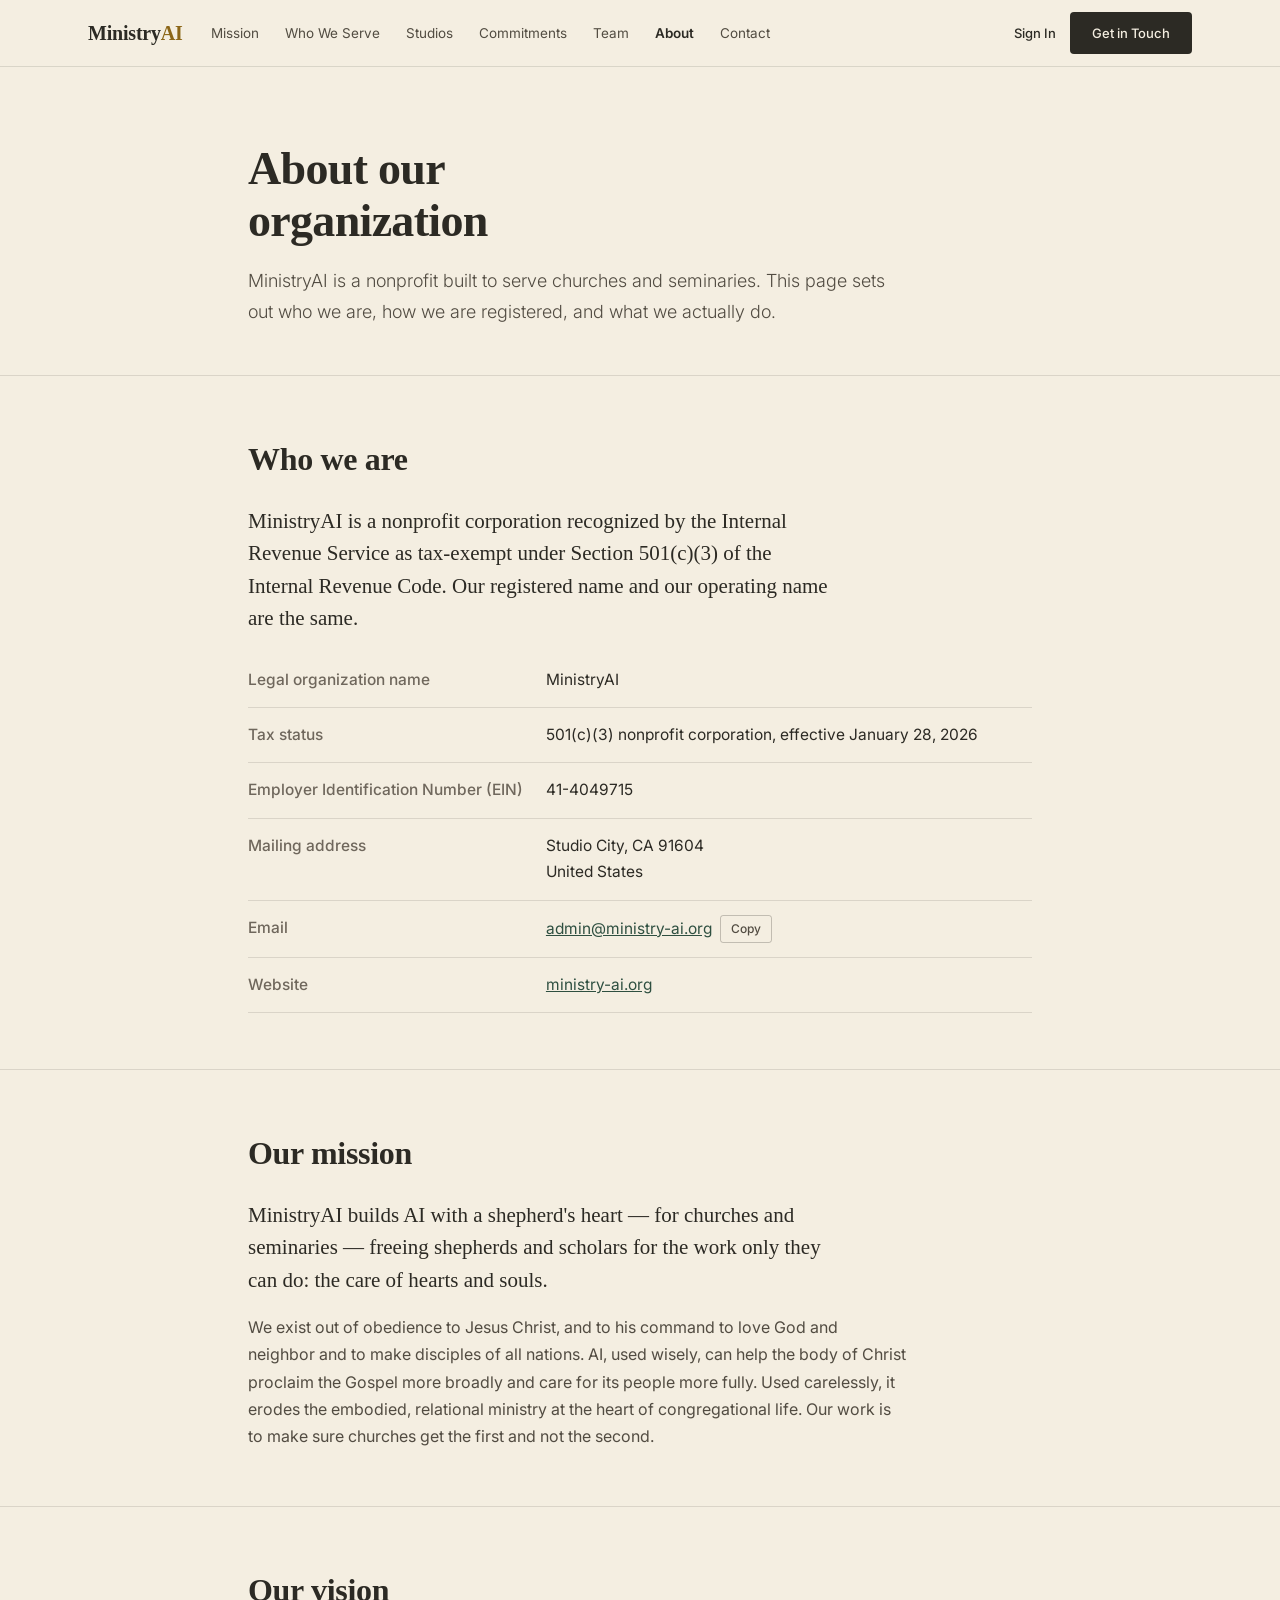
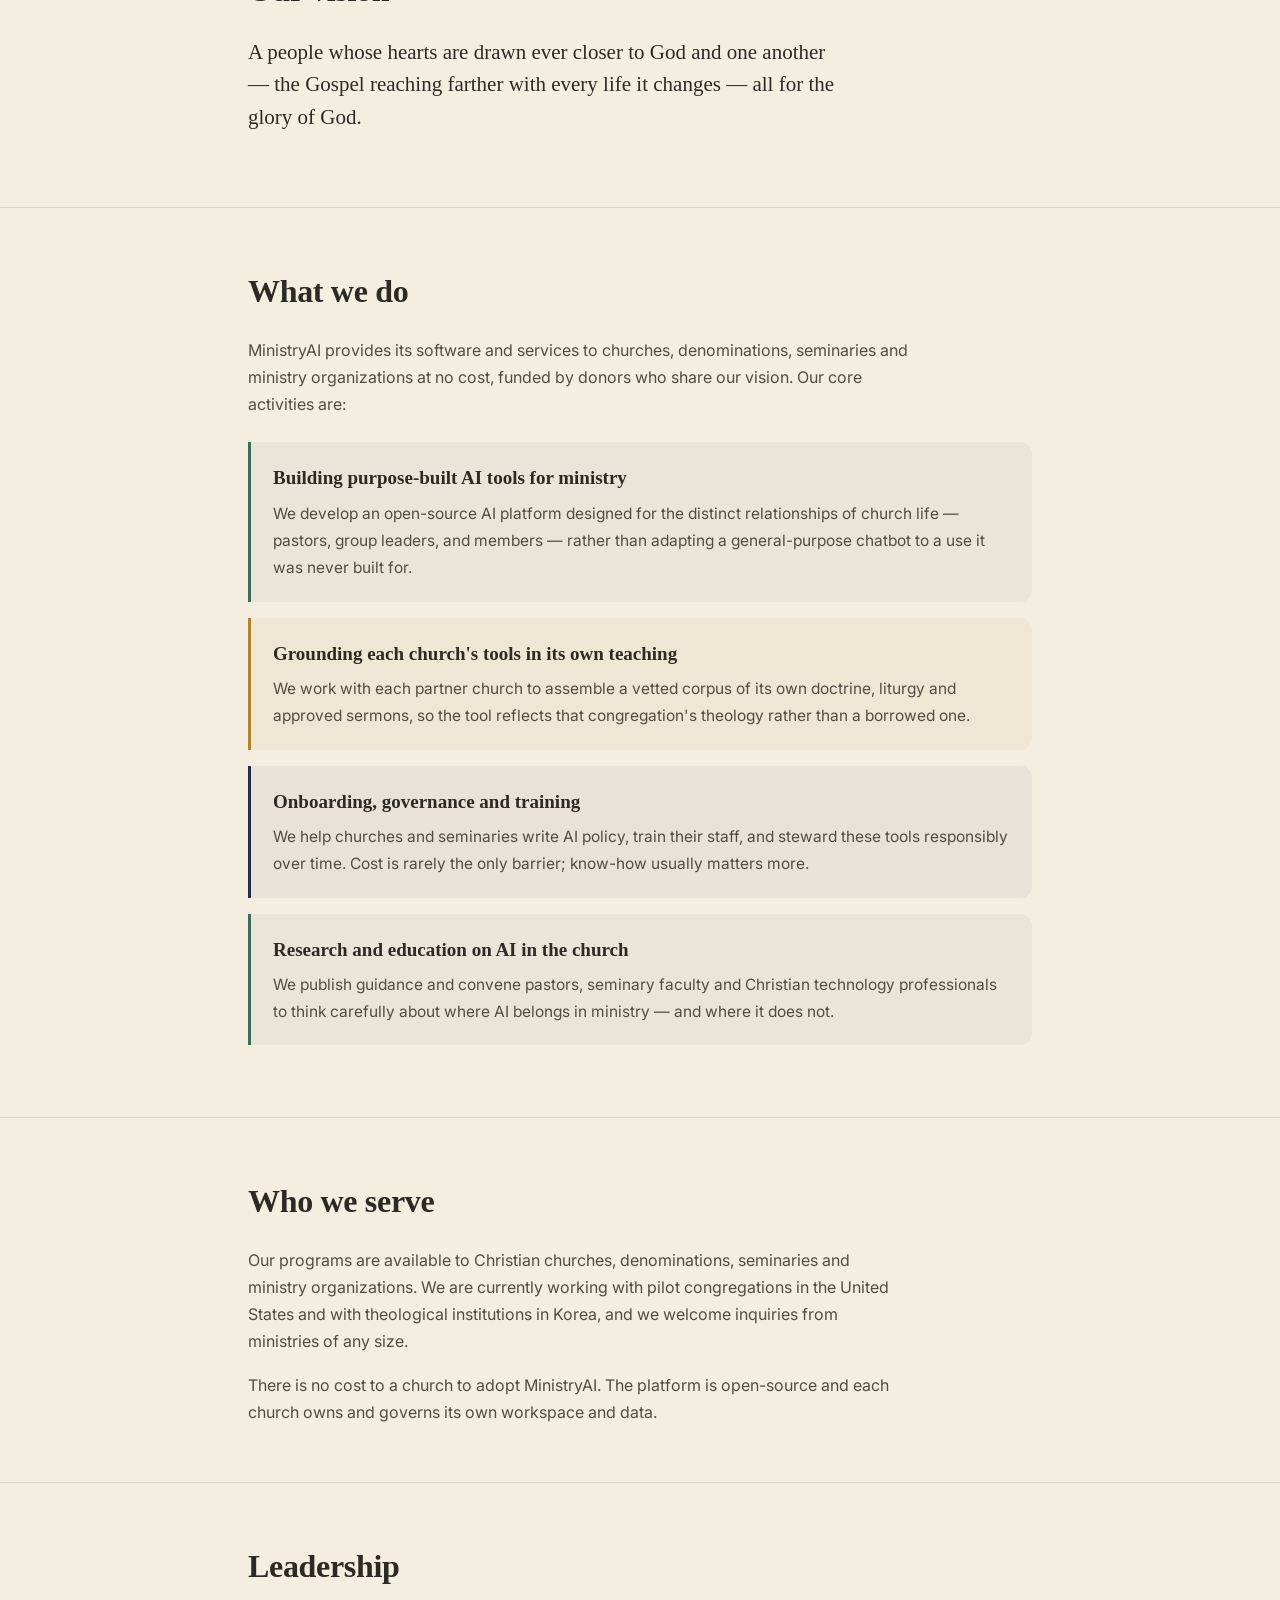
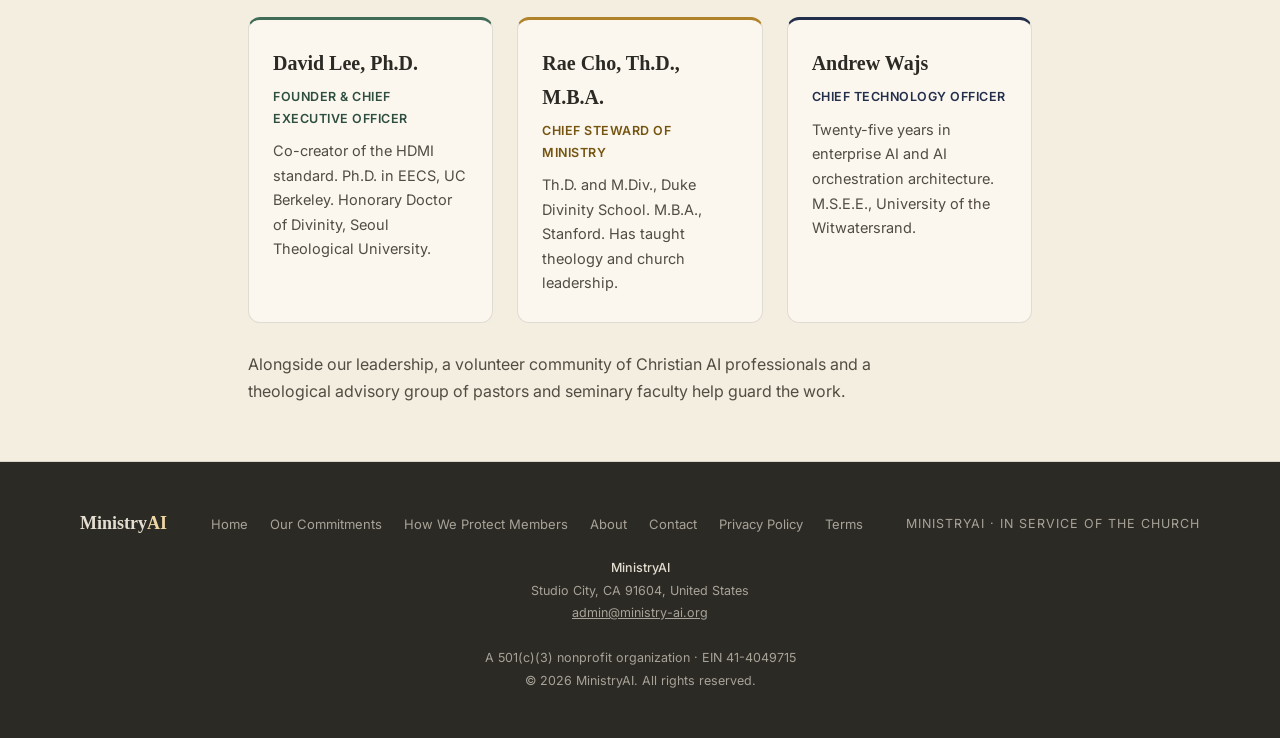
<file: about.html>
<!DOCTYPE html>
<html lang="en">
<head>
<meta charset="UTF-8">
<meta name="viewport" content="width=device-width, initial-scale=1.0">
<title>About MinistryAI — Our Organization, Mission and Vision</title>
<meta name="description" content="MinistryAI is a 501(c)(3) nonprofit building purpose-built AI for churches and seminaries. Our legal name, EIN, address, mission and vision.">
<link rel="canonical" href="https://ministry-ai.org/about.html">

<link rel="icon" href="favicon.svg" type="image/svg+xml">
<link rel="apple-touch-icon" href="apple-touch-icon.png">

<meta property="og:type" content="website">
<meta property="og:site_name" content="MinistryAI">
<meta property="og:title" content="About MinistryAI">
<meta property="og:description" content="A 501(c)(3) nonprofit building purpose-built AI for churches and seminaries. Who we are, how we are registered, and what we actually do.">
<meta property="og:url" content="https://ministry-ai.org/about.html">
<meta property="og:image" content="https://ministry-ai.org/og-image.png">
<meta property="og:image:width" content="1200">
<meta property="og:image:height" content="630">
<meta name="twitter:card" content="summary_large_image">
<meta name="twitter:title" content="About MinistryAI">
<meta name="twitter:description" content="A 501(c)(3) nonprofit building purpose-built AI for churches and seminaries.">
<meta name="twitter:image" content="https://ministry-ai.org/og-image.png">

<link rel="preconnect" href="https://fonts.googleapis.com">
<link rel="preconnect" href="https://fonts.gstatic.com" crossorigin>
<link href="https://fonts.googleapis.com/css2?family=Inter:wght@300;400;500;600&display=swap" rel="stylesheet">
<link rel="stylesheet" href="site.css">
<style>
  /* Page-specific styles only. Tokens, nav and footer live in site.css. */
  .wrap { max-width: 880px; margin: 0 auto; padding: 0 48px; }
  @media (max-width: 880px) { .wrap { padding: 0 20px; } }

  .hero { padding: 76px 0 48px; border-bottom: 1px solid var(--line); }
  .hero h1 {
    font-size: clamp(34px, 5vw, 46px); font-weight: 700;
    letter-spacing: -0.015em; line-height: 1.12; max-width: 18ch;
  }
  .hero p { font-size: 18px; font-weight: 300; color: var(--ink-2); max-width: 60ch; margin: 20px 0 0; }

  section { padding: 56px 0; border-bottom: 1px solid var(--line); }
  section h2 { font-size: clamp(26px, 3.2vw, 32px); font-weight: 700; margin-bottom: 18px; letter-spacing: -0.01em; }
  section p { max-width: 66ch; color: var(--ink-2); }
  section p + p { margin-top: 16px; }
  .lead {
    font-family: var(--serif); font-size: 21px; line-height: 1.55;
    color: var(--ink); max-width: 56ch; margin-bottom: 18px;
  }

  .facts { width: 100%; border-collapse: collapse; margin-top: 8px; font-size: 15.5px; }
  .facts th, .facts td {
    text-align: left; padding: 14px 0;
    border-bottom: 1px solid var(--line); vertical-align: top;
  }
  .facts th { width: 38%; font-weight: 500; color: var(--muted); padding-right: 20px; }
  .facts td { color: var(--ink); }
  @media (max-width: 600px) {
    .facts th, .facts td { display: block; width: 100%; border: none; padding: 0; }
    .facts th { padding-top: 16px; }
    .facts td { padding-bottom: 14px; border-bottom: 1px solid var(--line); }
  }

  .activities { list-style: none; padding: 0; margin: 24px 0 0; }
  .activities li {
    padding: 20px 22px; border-left: 3px solid var(--green);
    border-radius: 0 12px 12px 0; margin-bottom: 16px; background: rgba(63,107,87,.06);
  }
  .activities li strong {
    display: block; font-family: var(--serif); font-size: 19px;
    font-weight: 700; margin-bottom: 5px; color: var(--ink);
  }
  .activities li span { color: var(--ink-2); font-size: 15.5px; }
  .activities li:nth-child(2) { border-left-color: var(--gold); background: rgba(176,130,42,.07); }
  .activities li:nth-child(3) { border-left-color: var(--navy); background: rgba(35,46,75,.06); }

  .people { display: grid; grid-template-columns: repeat(auto-fit, minmax(230px, 1fr)); gap: 24px; margin-top: 24px; }
  .person {
    background: var(--paper); border: 1px solid var(--line);
    border-radius: 12px; padding: 26px 24px; border-top: 3px solid var(--green);
  }
  .person:nth-child(2) { border-top-color: var(--gold); }
  .person:nth-child(3) { border-top-color: var(--navy); }
  .person h3 { font-size: 20px; font-weight: 700; }
  .person .role {
    font-size: 12.5px; font-weight: 600; letter-spacing: .04em; text-transform: uppercase;
    color: var(--green-2); margin: 6px 0 10px;
  }
  .person:nth-child(2) .role { color: var(--gold-3); }
  .person:nth-child(3) .role { color: var(--navy); }
  .person p { font-size: 14.5px; color: var(--ink-2); margin: 0; }
</style>
</head>
<body>

<a class="skip" href="#main">Skip to content</a>

<nav class="site-nav" aria-label="Primary">
  <div class="site-nav-in">
    <a class="site-logo" href="index.html">Ministry<span>AI</span></a>
    <button class="nav-toggle" type="button" aria-expanded="false" aria-controls="nav-menu">
      <span class="bars" aria-hidden="true"></span> Menu
    </button>
    <ul class="nav-links" id="nav-menu">
      <li><a href="index.html#mission">Mission</a></li>
      <li><a href="index.html#serve">Who We Serve</a></li>
      <li><a href="index.html#studios">Studios</a></li>
      <li><a href="index.html#commitments">Commitments</a></li>
      <li><a href="index.html#team">Team</a></li>
      <li><a href="about.html" aria-current="page">About</a></li>
      <li><a href="contact.html">Contact</a></li>
    </ul>
    <div class="nav-actions">
      <a class="nav-signin" href="signin.html">Sign In</a>
      <a class="nav-cta" href="contact.html">Get in Touch</a>
    </div>
  </div>
</nav>

<main id="main">

<header class="hero">
  <div class="wrap">
    <h1>About our organization</h1>
    <p>MinistryAI is a nonprofit built to serve churches and seminaries. This page sets out who we are, how we are registered, and what we actually do.</p>
  </div>
</header>

<section id="who">
  <div class="wrap">
    <h2>Who we are</h2>
    <p class="lead">MinistryAI is a nonprofit corporation recognized by the Internal Revenue Service as tax-exempt under Section 501(c)(3) of the Internal Revenue Code. Our registered name and our operating name are the same.</p>
    <table class="facts">
      <tbody>
        <tr><th scope="row">Legal organization name</th><td>MinistryAI</td></tr>
        <tr><th scope="row">Tax status</th><td>501(c)(3) nonprofit corporation, effective January 28, 2026</td></tr>
        <tr><th scope="row">Employer Identification Number (EIN)</th><td>41-4049715</td></tr>
        <tr><th scope="row">Mailing address</th><td>Studio City, CA 91604<br>United States</td></tr>
        <tr><th scope="row">Email</th><td><span class="copyable"><a href="mailto:admin@ministry-ai.org">admin@ministry-ai.org</a> <button class="copy-btn" type="button" data-copy="admin@ministry-ai.org">Copy</button></span></td></tr>
        <tr><th scope="row">Website</th><td><a href="https://ministry-ai.org">ministry-ai.org</a></td></tr>
      </tbody>
    </table>
  </div>
</section>

<section id="mission">
  <div class="wrap">
    <h2>Our mission</h2>
    <p class="lead">MinistryAI builds AI with a shepherd's heart — for churches and seminaries — freeing shepherds and scholars for the work only they can do: the care of hearts and souls.</p>
    <p>We exist out of obedience to Jesus Christ, and to his command to love God and neighbor and to make disciples of all nations. AI, used wisely, can help the body of Christ proclaim the Gospel more broadly and care for its people more fully. Used carelessly, it erodes the embodied, relational ministry at the heart of congregational life. Our work is to make sure churches get the first and not the second.</p>
  </div>
</section>

<section id="vision">
  <div class="wrap">
    <h2>Our vision</h2>
    <p class="lead">A people whose hearts are drawn ever closer to God and one another — the Gospel reaching farther with every life it changes — all for the glory of God.</p>
  </div>
</section>

<section id="activities">
  <div class="wrap">
    <h2>What we do</h2>
    <p>MinistryAI provides its software and services to churches, denominations, seminaries and ministry organizations at no cost, funded by donors who share our vision. Our core activities are:</p>
    <ul class="activities">
      <li>
        <strong>Building purpose-built AI tools for ministry</strong>
        <span>We develop an open-source AI platform designed for the distinct relationships of church life — pastors, group leaders, and members — rather than adapting a general-purpose chatbot to a use it was never built for.</span>
      </li>
      <li>
        <strong>Grounding each church's tools in its own teaching</strong>
        <span>We work with each partner church to assemble a vetted corpus of its own doctrine, liturgy and approved sermons, so the tool reflects that congregation's theology rather than a borrowed one.</span>
      </li>
      <li>
        <strong>Onboarding, governance and training</strong>
        <span>We help churches and seminaries write AI policy, train their staff, and steward these tools responsibly over time. Cost is rarely the only barrier; know-how usually matters more.</span>
      </li>
      <li>
        <strong>Research and education on AI in the church</strong>
        <span>We publish guidance and convene pastors, seminary faculty and Christian technology professionals to think carefully about where AI belongs in ministry — and where it does not.</span>
      </li>
    </ul>
  </div>
</section>

<section id="who-we-serve">
  <div class="wrap">
    <h2>Who we serve</h2>
    <p>Our programs are available to Christian churches, denominations, seminaries and ministry organizations. We are currently working with pilot congregations in the United States and with theological institutions in Korea, and we welcome inquiries from ministries of any size.</p>
    <p>There is no cost to a church to adopt MinistryAI. The platform is open-source and each church owns and governs its own workspace and data.</p>
  </div>
</section>

<section id="leadership">
  <div class="wrap">
    <h2>Leadership</h2>
    <div class="people">
      <div class="person">
        <h3>David Lee, Ph.D.</h3>
        <div class="role">Founder &amp; Chief Executive Officer</div>
        <p>Co-creator of the HDMI standard. Ph.D. in EECS, UC Berkeley. Honorary Doctor of Divinity, Seoul Theological University.</p>
      </div>
      <div class="person">
        <h3>Rae Cho, Th.D., M.B.A.</h3>
        <div class="role">Chief Steward of Ministry</div>
        <p>Th.D. and M.Div., Duke Divinity School. M.B.A., Stanford. Has taught theology and church leadership.</p>
      </div>
      <div class="person">
        <h3>Andrew Wajs</h3>
        <div class="role">Chief Technology Officer</div>
        <p>Twenty-five years in enterprise AI and AI orchestration architecture. M.S.E.E., University of the Witwatersrand.</p>
      </div>
    </div>
    <p style="margin-top:28px">Alongside our leadership, a volunteer community of Christian AI professionals and a theological advisory group of pastors and seminary faculty help guard the work.</p>
  </div>
</section>

</main>

<footer class="site-footer">
  <div class="site-footer-in">
    <div class="foot-top">
      <div class="foot-brand">Ministry<span>AI</span></div>
      <ul class="foot-links">
        <li><a href="index.html">Home</a></li>
        <li><a href="index.html#commitments">Our Commitments</a></li>
        <li><a href="index.html#protection">How We Protect Members</a></li>
        <li><a href="about.html">About</a></li>
        <li><a href="contact.html">Contact</a></li>
        <li><a href="privacy.html">Privacy Policy</a></li>
        <li><a href="terms.html">Terms</a></li>
      </ul>
      <div class="foot-tag">MinistryAI · in service of the church</div>
    </div>
    <div class="foot-legal">
      <strong>MinistryAI</strong><br>
      Studio City, CA 91604, United States<br>
      <a href="mailto:admin@ministry-ai.org">admin@ministry-ai.org</a><br><br>
      A 501(c)(3) nonprofit organization · EIN 41-4049715<br>
      © 2026 MinistryAI. All rights reserved.
    </div>
  </div>
</footer>

<script src="site.js"></script>
</body>
</html>
</file>
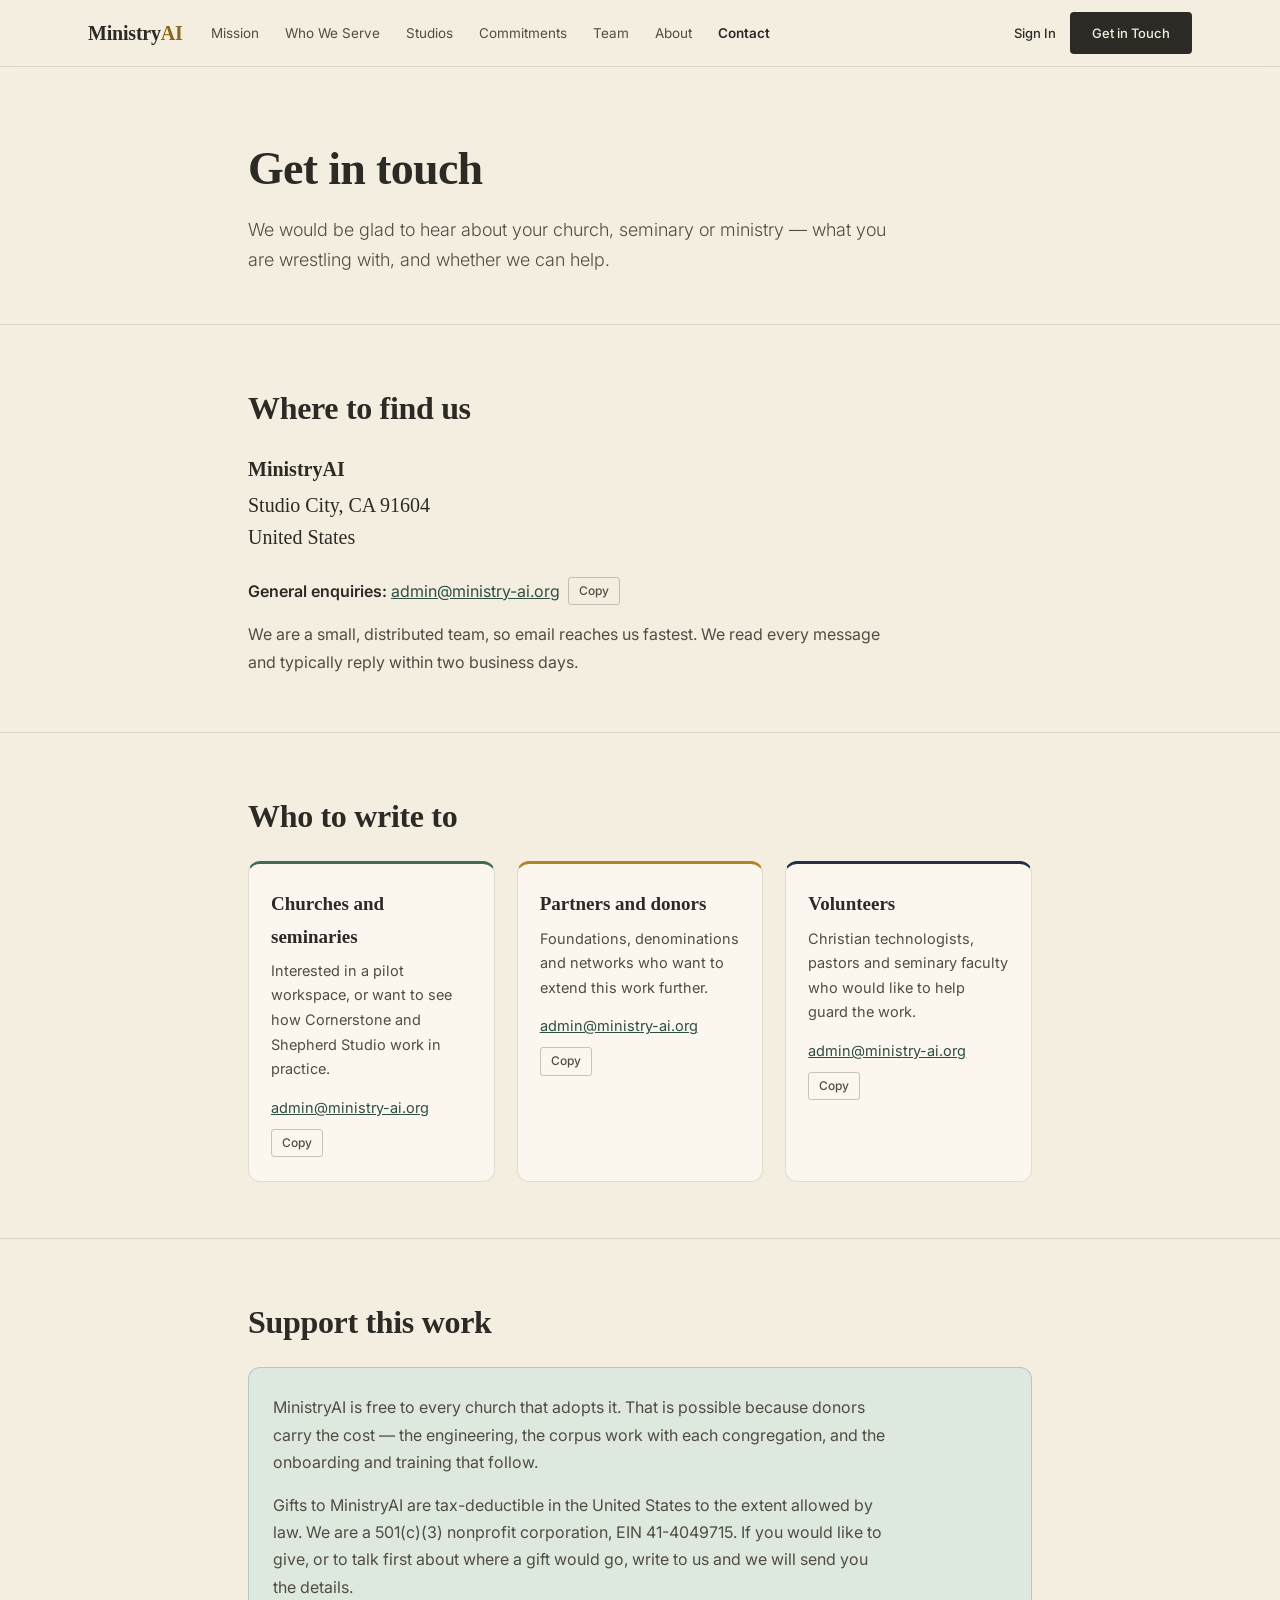
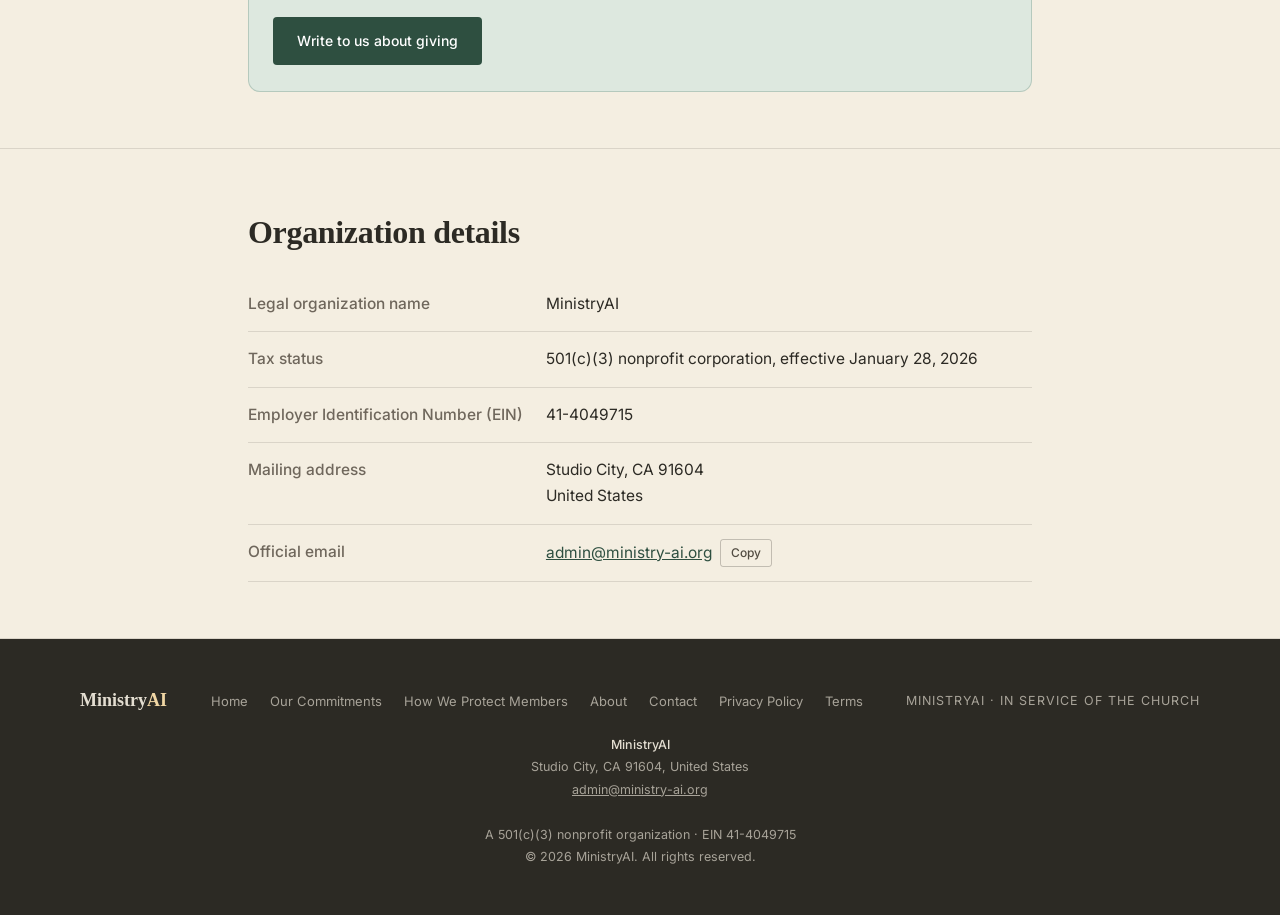
<file: contact.html>
<!DOCTYPE html>
<html lang="en">
<head>
<meta charset="UTF-8">
<meta name="viewport" content="width=device-width, initial-scale=1.0">
<title>Contact MinistryAI</title>
<meta name="description" content="Reach MinistryAI, a 501(c)(3) nonprofit serving churches and seminaries. Mailing address, email, giving and organization details.">
<link rel="canonical" href="https://ministry-ai.org/contact.html">

<link rel="icon" href="favicon.svg" type="image/svg+xml">
<link rel="apple-touch-icon" href="apple-touch-icon.png">

<meta property="og:type" content="website">
<meta property="og:site_name" content="MinistryAI">
<meta property="og:title" content="Contact MinistryAI">
<meta property="og:description" content="Tell us about your church, seminary or ministry — what you are wrestling with, and whether we can help.">
<meta property="og:url" content="https://ministry-ai.org/contact.html">
<meta property="og:image" content="https://ministry-ai.org/og-image.png">
<meta property="og:image:width" content="1200">
<meta property="og:image:height" content="630">
<meta name="twitter:card" content="summary_large_image">
<meta name="twitter:title" content="Contact MinistryAI">
<meta name="twitter:description" content="Tell us about your church, seminary or ministry.">
<meta name="twitter:image" content="https://ministry-ai.org/og-image.png">

<link rel="preconnect" href="https://fonts.googleapis.com">
<link rel="preconnect" href="https://fonts.gstatic.com" crossorigin>
<link href="https://fonts.googleapis.com/css2?family=Inter:wght@300;400;500;600&display=swap" rel="stylesheet">
<link rel="stylesheet" href="site.css">
<style>
  /* Page-specific styles only. Tokens, nav and footer live in site.css. */
  .wrap { max-width: 880px; margin: 0 auto; padding: 0 48px; }
  @media (max-width: 880px) { .wrap { padding: 0 20px; } }

  .hero { padding: 76px 0 48px; border-bottom: 1px solid var(--line); }
  .hero h1 { font-size: clamp(34px, 5vw, 46px); font-weight: 700; letter-spacing: -0.015em; line-height: 1.12; }
  .hero p { font-size: 18px; font-weight: 300; color: var(--ink-2); max-width: 58ch; margin: 20px 0 0; }

  section { padding: 56px 0; border-bottom: 1px solid var(--line); }
  section h2 { font-size: clamp(26px, 3.2vw, 32px); font-weight: 700; margin-bottom: 18px; letter-spacing: -0.01em; }
  section p { max-width: 66ch; color: var(--ink-2); }
  section p + p { margin-top: 16px; }

  .address {
    font-family: var(--serif); font-size: 20px; line-height: 1.6;
    margin: 0 0 24px; color: var(--ink);
  }
  .address .org { display: block; font-weight: 700; margin-bottom: 4px; }

  .email-line { font-size: 16px; }
  .email-line strong { font-weight: 600; color: var(--ink); }

  .routes { display: grid; grid-template-columns: repeat(auto-fit, minmax(240px, 1fr)); gap: 22px; margin-top: 8px; }
  .route {
    padding: 24px 22px; background: var(--paper);
    border: 1px solid var(--line); border-radius: 12px;
    border-top: 3px solid var(--green);
  }
  .route:nth-child(2) { border-top-color: var(--gold); }
  .route:nth-child(3) { border-top-color: var(--navy); }
  .route h3 { font-size: 19px; font-weight: 700; margin-bottom: 6px; }
  .route p { font-size: 14.5px; color: var(--ink-2); margin: 0 0 12px; }
  .route .copyable { font-size: 14.5px; }
  .route a { word-break: break-word; }

  .give {
    background: var(--green-pale); border: 1px solid rgba(63,107,87,.25);
    border-radius: 12px; padding: 26px 24px; margin-top: 8px;
  }
  .give p { max-width: 62ch; }
  .give .btn {
    display: inline-block; margin-top: 16px;
    font-size: 14px; font-weight: 500;
    background: var(--green-2); color: var(--white);
    padding: 12px 24px; border-radius: 4px; text-decoration: none;
  }
  .give .btn:hover { background: var(--ink); }

  .facts { width: 100%; border-collapse: collapse; font-size: 15.5px; }
  .facts th, .facts td {
    text-align: left; padding: 14px 0;
    border-bottom: 1px solid var(--line); vertical-align: top;
  }
  .facts th { width: 38%; font-weight: 500; color: var(--muted); padding-right: 20px; }
  .facts td { color: var(--ink); }
  @media (max-width: 600px) {
    .facts th, .facts td { display: block; width: 100%; border: none; padding: 0; }
    .facts th { padding-top: 16px; }
    .facts td { padding-bottom: 14px; border-bottom: 1px solid var(--line); }
  }
</style>
</head>
<body>

<a class="skip" href="#main">Skip to content</a>

<nav class="site-nav" aria-label="Primary">
  <div class="site-nav-in">
    <a class="site-logo" href="index.html">Ministry<span>AI</span></a>
    <button class="nav-toggle" type="button" aria-expanded="false" aria-controls="nav-menu">
      <span class="bars" aria-hidden="true"></span> Menu
    </button>
    <ul class="nav-links" id="nav-menu">
      <li><a href="index.html#mission">Mission</a></li>
      <li><a href="index.html#serve">Who We Serve</a></li>
      <li><a href="index.html#studios">Studios</a></li>
      <li><a href="index.html#commitments">Commitments</a></li>
      <li><a href="index.html#team">Team</a></li>
      <li><a href="about.html">About</a></li>
      <li><a href="contact.html" aria-current="page">Contact</a></li>
    </ul>
    <div class="nav-actions">
      <a class="nav-signin" href="signin.html">Sign In</a>
      <a class="nav-cta" href="contact.html">Get in Touch</a>
    </div>
  </div>
</nav>

<main id="main">

<header class="hero">
  <div class="wrap">
    <h1>Get in touch</h1>
    <p>We would be glad to hear about your church, seminary or ministry — what you are wrestling with, and whether we can help.</p>
  </div>
</header>

<section id="reach">
  <div class="wrap">
    <h2>Where to find us</h2>
    <p class="address">
      <span class="org">MinistryAI</span>
      Studio City, CA 91604<br>
      United States
    </p>
    <p class="email-line">
      <strong>General enquiries:</strong>
      <span class="copyable">
        <a href="mailto:admin@ministry-ai.org">admin@ministry-ai.org</a>
        <button class="copy-btn" type="button" data-copy="admin@ministry-ai.org">Copy</button>
      </span>
    </p>
    <p>We are a small, distributed team, so email reaches us fastest. We read every message and typically reply within two business days.</p>
  </div>
</section>

<section id="routes">
  <div class="wrap">
    <h2>Who to write to</h2>
    <div class="routes">
      <div class="route">
        <h3>Churches and seminaries</h3>
        <p>Interested in a pilot workspace, or want to see how Cornerstone and Shepherd Studio work in practice.</p>
        <span class="copyable">
          <a href="mailto:admin@ministry-ai.org?subject=Pilot%20enquiry">admin@ministry-ai.org</a>
          <button class="copy-btn" type="button" data-copy="admin@ministry-ai.org">Copy</button>
        </span>
      </div>
      <div class="route">
        <h3>Partners and donors</h3>
        <p>Foundations, denominations and networks who want to extend this work further.</p>
        <span class="copyable">
          <a href="mailto:admin@ministry-ai.org?subject=Partnership%20enquiry">admin@ministry-ai.org</a>
          <button class="copy-btn" type="button" data-copy="admin@ministry-ai.org">Copy</button>
        </span>
      </div>
      <div class="route">
        <h3>Volunteers</h3>
        <p>Christian technologists, pastors and seminary faculty who would like to help guard the work.</p>
        <span class="copyable">
          <a href="mailto:admin@ministry-ai.org?subject=Volunteering">admin@ministry-ai.org</a>
          <button class="copy-btn" type="button" data-copy="admin@ministry-ai.org">Copy</button>
        </span>
      </div>
    </div>
  </div>
</section>

<section id="give">
  <div class="wrap">
    <h2>Support this work</h2>
    <div class="give">
      <p>MinistryAI is free to every church that adopts it. That is possible because donors carry the cost — the engineering, the corpus work with each congregation, and the onboarding and training that follow.</p>
      <p>Gifts to MinistryAI are tax-deductible in the United States to the extent allowed by law. We are a 501(c)(3) nonprofit corporation, EIN 41-4049715. If you would like to give, or to talk first about where a gift would go, write to us and we will send you the details.</p>
      <a class="btn" href="mailto:admin@ministry-ai.org?subject=Giving%20to%20MinistryAI">Write to us about giving</a>
    </div>
  </div>
</section>

<section id="org">
  <div class="wrap">
    <h2>Organization details</h2>
    <table class="facts">
      <tbody>
        <tr><th scope="row">Legal organization name</th><td>MinistryAI</td></tr>
        <tr><th scope="row">Tax status</th><td>501(c)(3) nonprofit corporation, effective January 28, 2026</td></tr>
        <tr><th scope="row">Employer Identification Number (EIN)</th><td>41-4049715</td></tr>
        <tr><th scope="row">Mailing address</th><td>Studio City, CA 91604<br>United States</td></tr>
        <tr><th scope="row">Official email</th><td><span class="copyable"><a href="mailto:admin@ministry-ai.org">admin@ministry-ai.org</a> <button class="copy-btn" type="button" data-copy="admin@ministry-ai.org">Copy</button></span></td></tr>
      </tbody>
    </table>
  </div>
</section>

</main>

<footer class="site-footer">
  <div class="site-footer-in">
    <div class="foot-top">
      <div class="foot-brand">Ministry<span>AI</span></div>
      <ul class="foot-links">
        <li><a href="index.html">Home</a></li>
        <li><a href="index.html#commitments">Our Commitments</a></li>
        <li><a href="index.html#protection">How We Protect Members</a></li>
        <li><a href="about.html">About</a></li>
        <li><a href="contact.html">Contact</a></li>
        <li><a href="privacy.html">Privacy Policy</a></li>
        <li><a href="terms.html">Terms</a></li>
      </ul>
      <div class="foot-tag">MinistryAI · in service of the church</div>
    </div>
    <div class="foot-legal">
      <strong>MinistryAI</strong><br>
      Studio City, CA 91604, United States<br>
      <a href="mailto:admin@ministry-ai.org">admin@ministry-ai.org</a><br><br>
      A 501(c)(3) nonprofit organization · EIN 41-4049715<br>
      © 2026 MinistryAI. All rights reserved.
    </div>
  </div>
</footer>

<script src="site.js"></script>
</body>
</html>
</file>
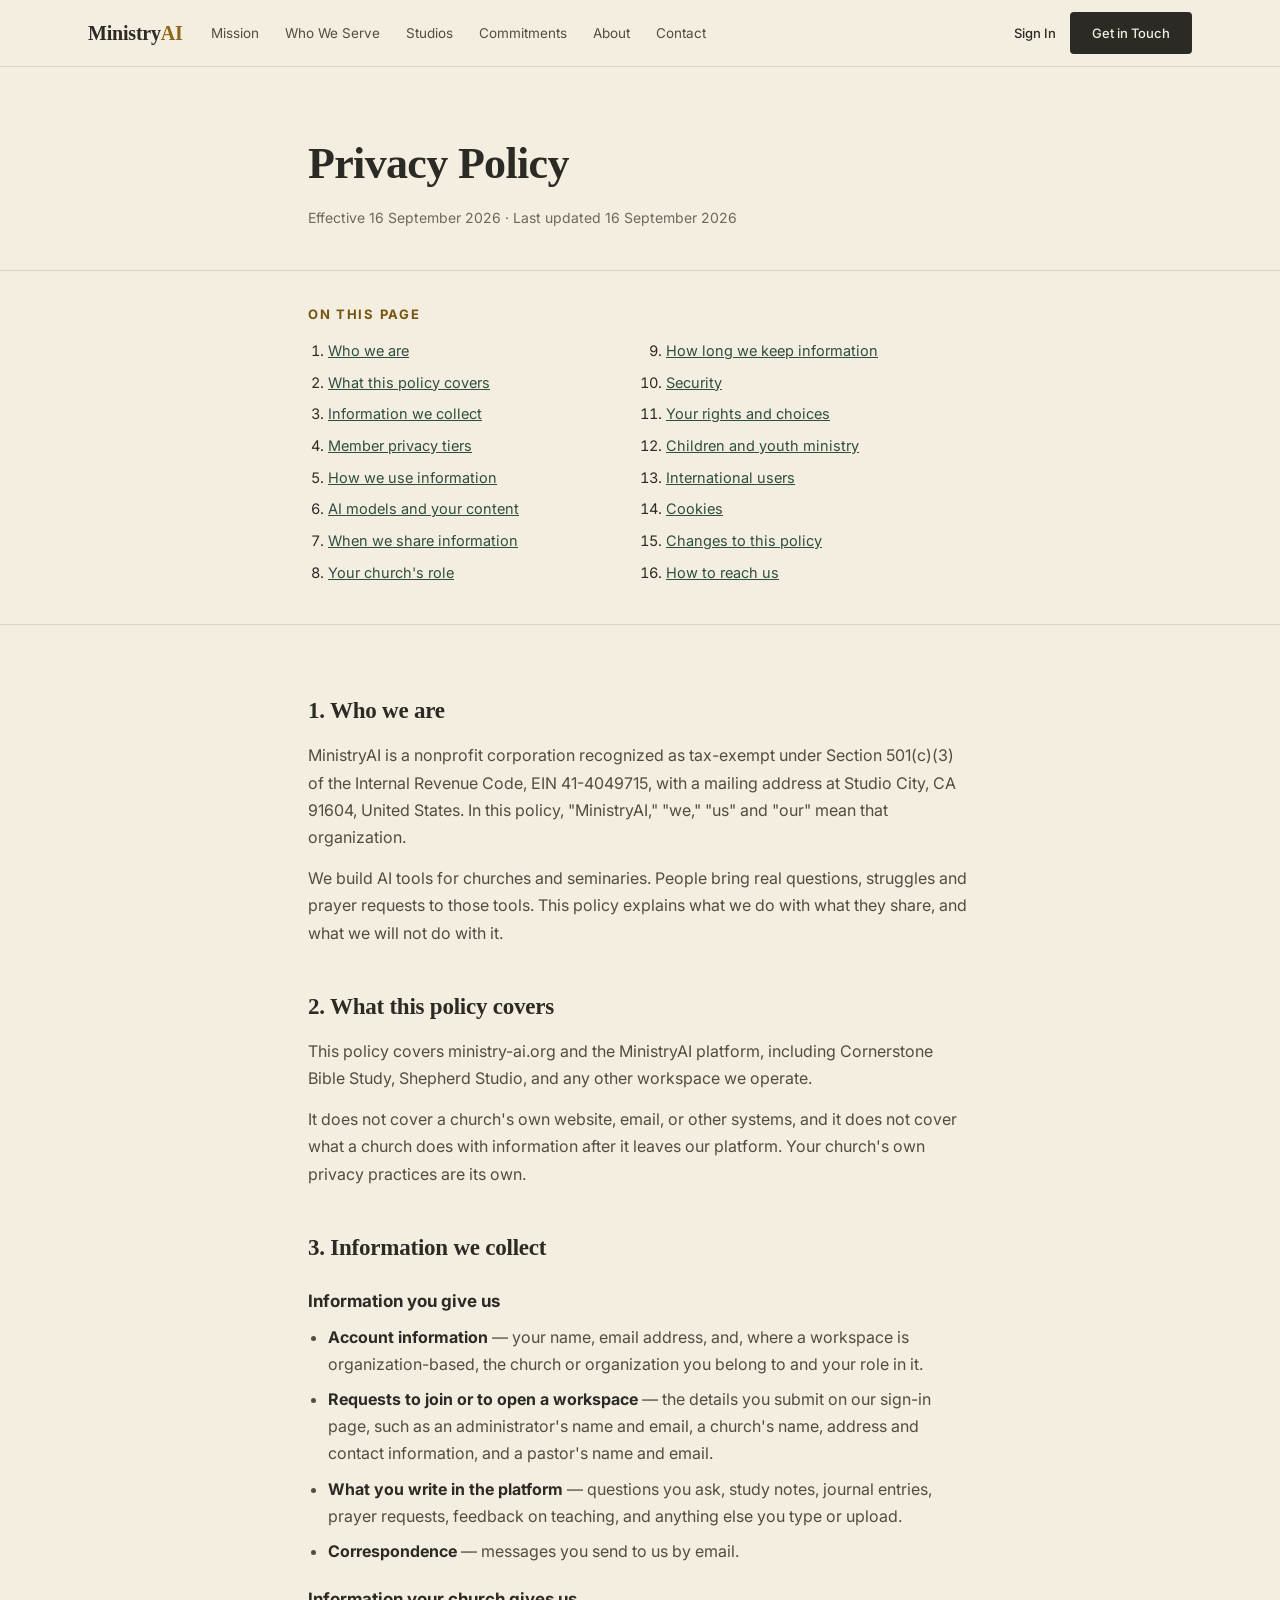
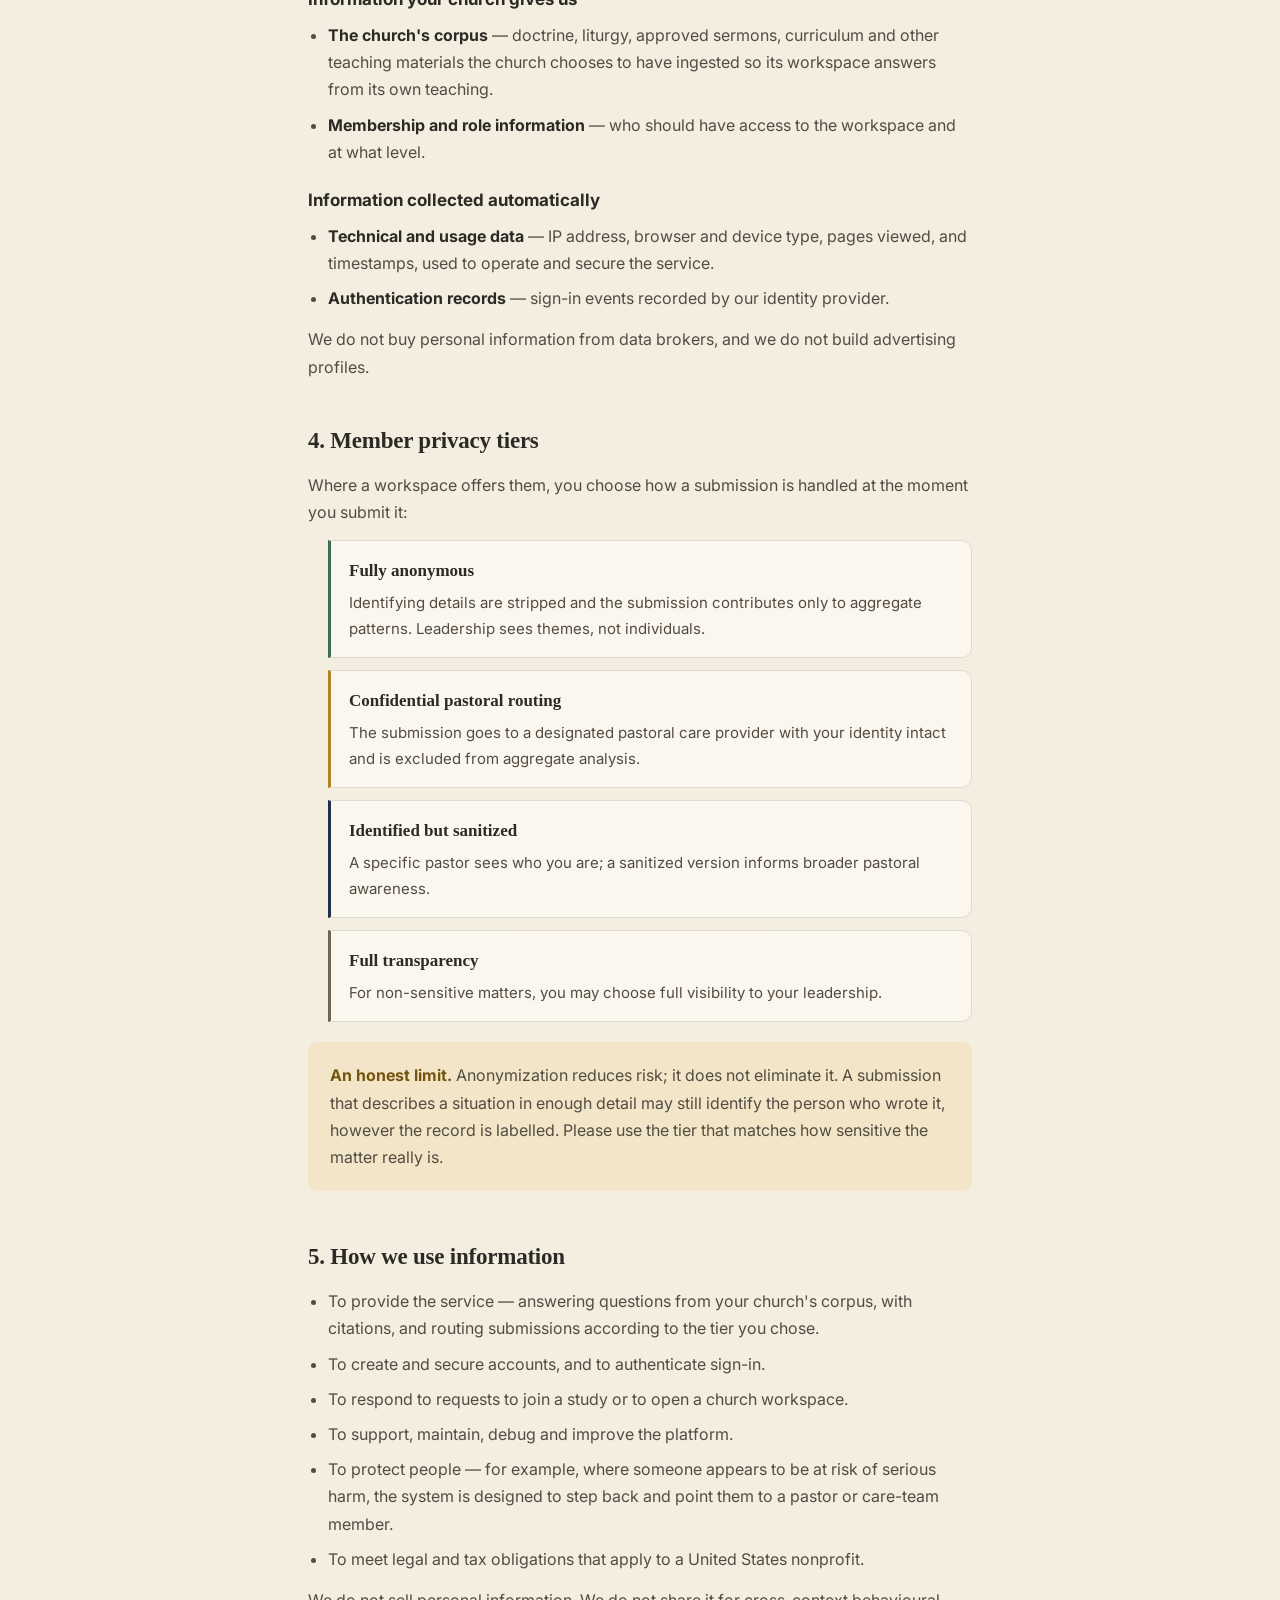
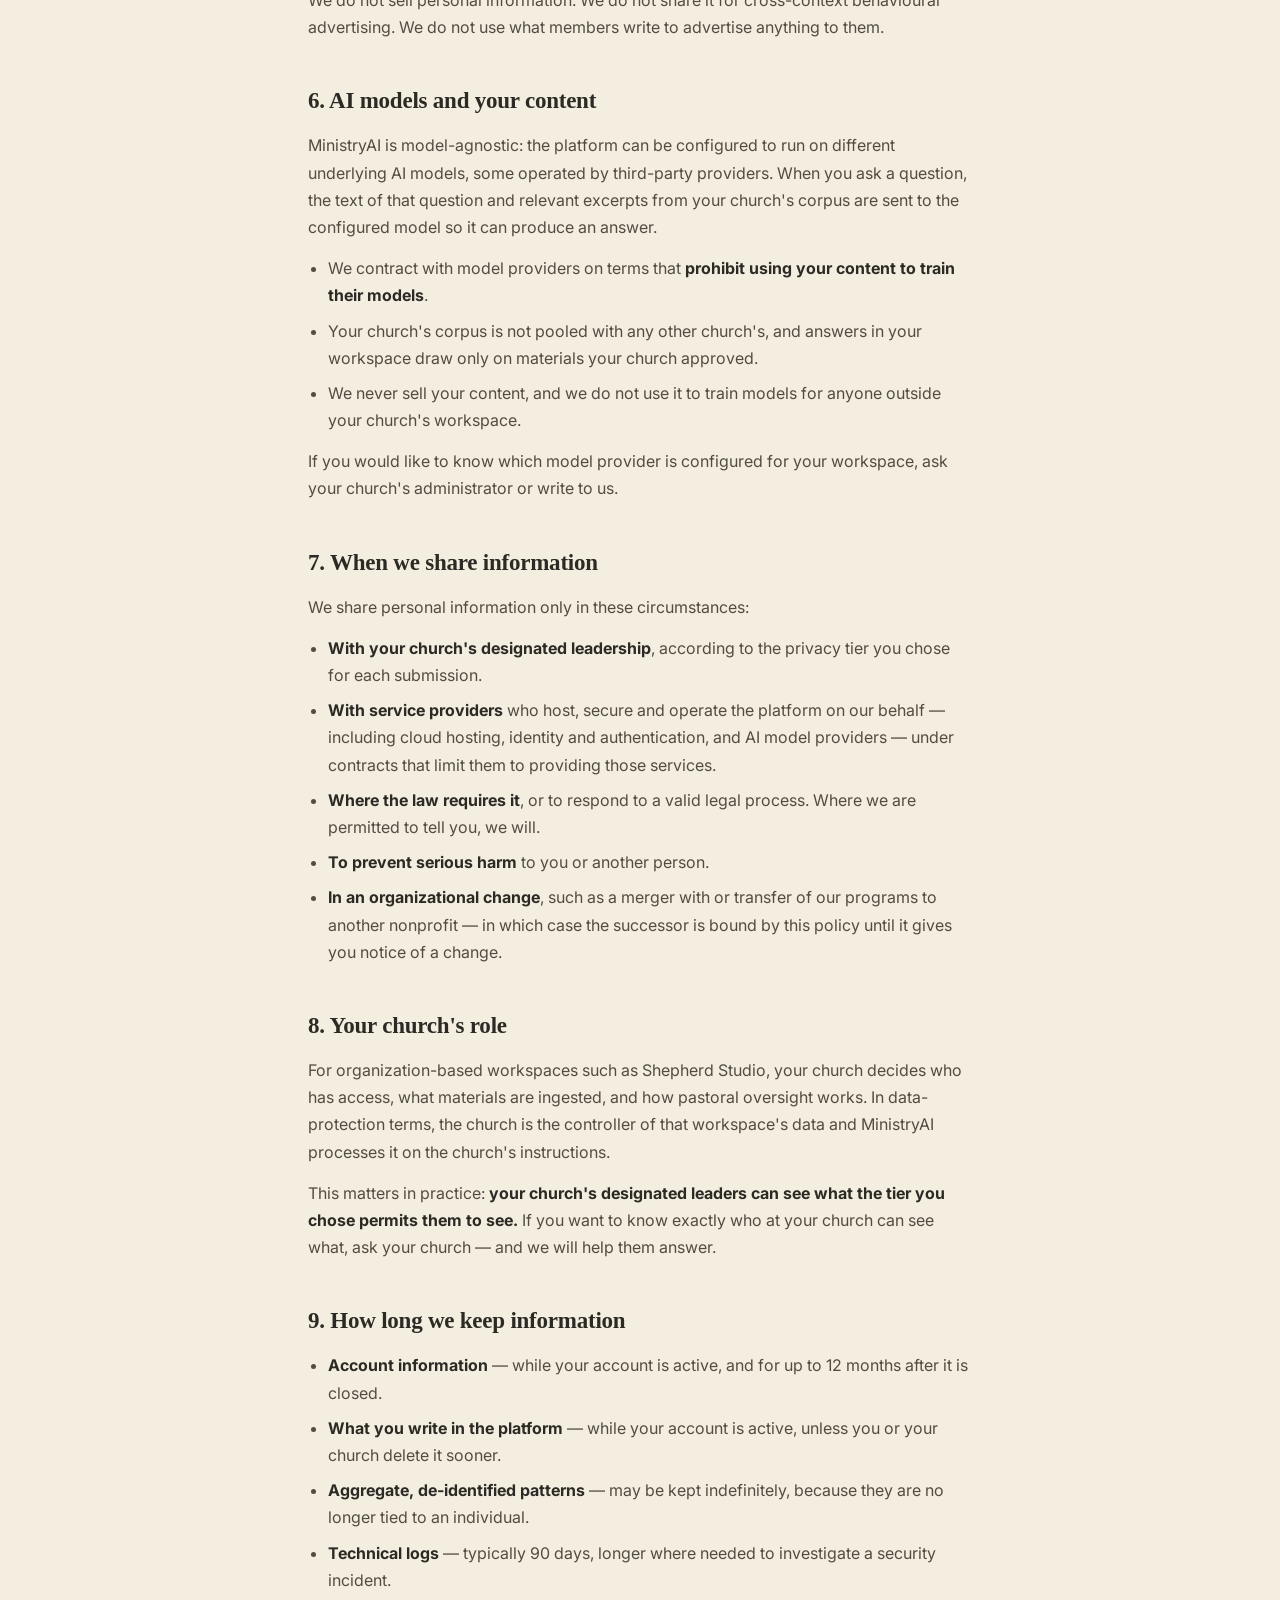
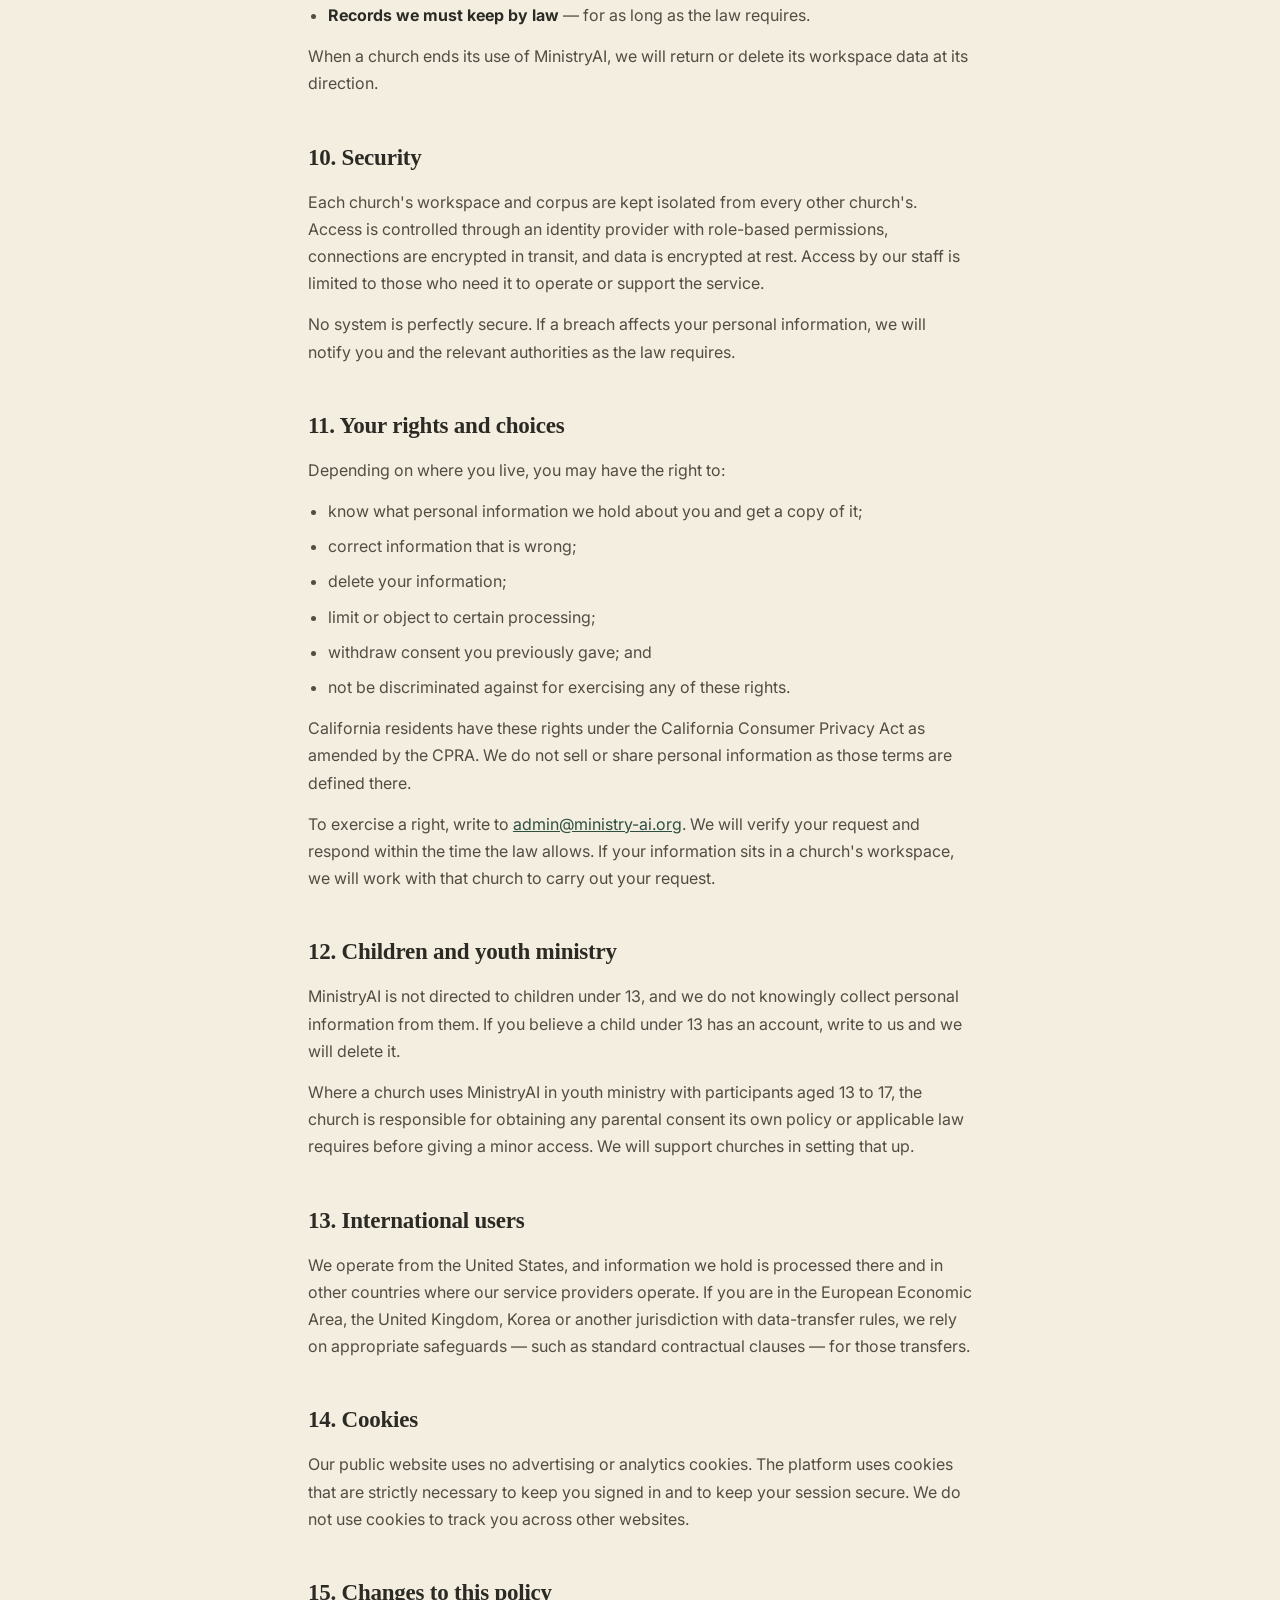
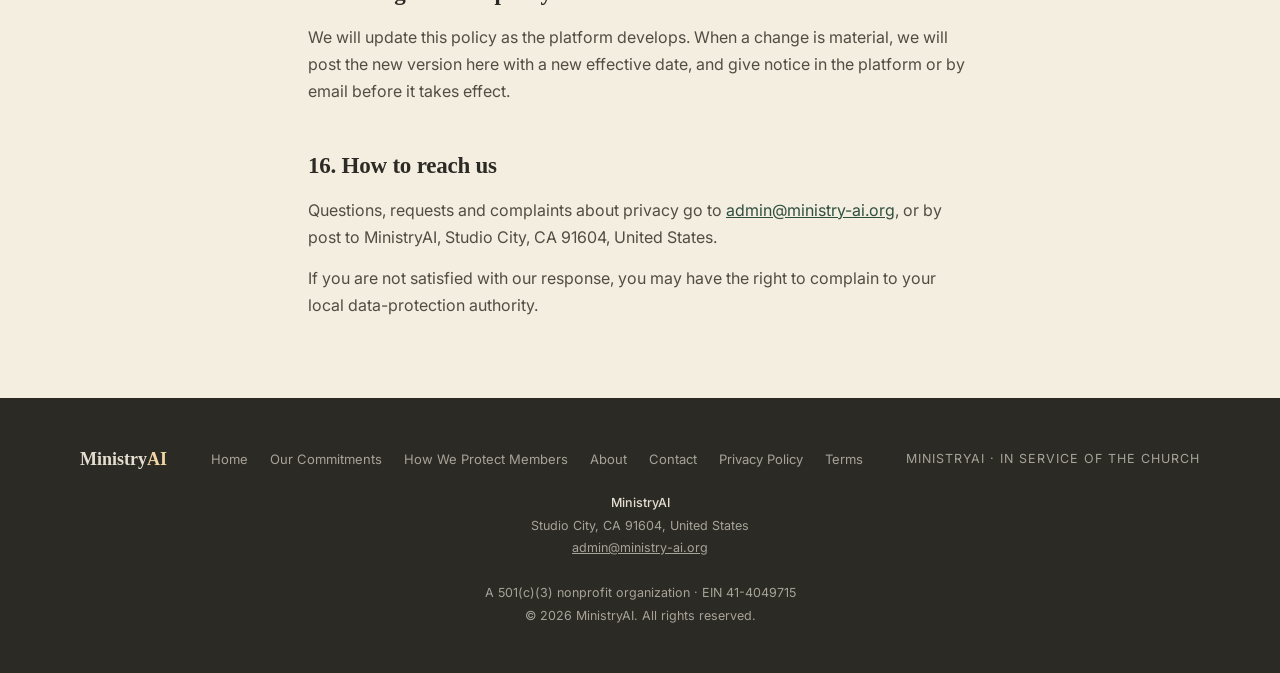
<file: privacy.html>
<!DOCTYPE html>
<html lang="en">
<head>
<meta charset="UTF-8">
<meta name="viewport" content="width=device-width, initial-scale=1.0">
<title>Privacy Policy — MinistryAI</title>
<meta name="description" content="How MinistryAI collects, uses, protects and shares information — including what members share in Cornerstone Bible Study and Shepherd Studio.">
<link rel="canonical" href="https://ministry-ai.org/privacy.html">

<link rel="icon" href="favicon.svg" type="image/svg+xml">
<link rel="apple-touch-icon" href="apple-touch-icon.png">

<meta property="og:type" content="website">
<meta property="og:site_name" content="MinistryAI">
<meta property="og:title" content="Privacy Policy — MinistryAI">
<meta property="og:description" content="How MinistryAI collects, uses, protects and shares information.">
<meta property="og:url" content="https://ministry-ai.org/privacy.html">
<meta property="og:image" content="https://ministry-ai.org/og-image.png">
<meta property="og:image:width" content="1200">
<meta property="og:image:height" content="630">
<meta name="twitter:card" content="summary_large_image">
<meta name="twitter:title" content="Privacy Policy — MinistryAI">
<meta name="twitter:description" content="How MinistryAI collects, uses, protects and shares information.">
<meta name="twitter:image" content="https://ministry-ai.org/og-image.png">

<link rel="preconnect" href="https://fonts.googleapis.com">
<link rel="preconnect" href="https://fonts.gstatic.com" crossorigin>
<link href="https://fonts.googleapis.com/css2?family=Inter:wght@300;400;500;600&display=swap" rel="stylesheet">
<link rel="stylesheet" href="site.css">
<style>
  .wrap { max-width: 760px; margin: 0 auto; padding: 0 48px; }
  @media (max-width: 880px) { .wrap { padding: 0 20px; } }

  .hero { padding: 72px 0 40px; border-bottom: 1px solid var(--line); }
  .hero h1 { font-size: clamp(32px, 5vw, 44px); font-weight: 700; letter-spacing: -0.015em; line-height: 1.12; }
  .hero .dates { margin-top: 18px; font-size: 14px; color: var(--muted); }

  .toc { padding: 32px 0; border-bottom: 1px solid var(--line); }
  .toc h2 { font-size: 13px; font-weight: 700; letter-spacing: .13em; text-transform: uppercase; color: var(--gold-3); margin-bottom: 14px; font-family: var(--sans); }
  .toc ol { margin: 0; padding-left: 20px; columns: 2; column-gap: 32px; }
  @media (max-width: 620px) { .toc ol { columns: 1; } }
  .toc li { font-size: 14.5px; margin-bottom: 7px; break-inside: avoid; }

  .doc { padding: 40px 0 64px; }
  .doc section { padding: 26px 0 0; }
  .doc h2 {
    font-size: 23px; font-weight: 700; margin-bottom: 12px;
    letter-spacing: -0.01em; scroll-margin-top: 90px;
  }
  .doc h3 { font-size: 17px; font-weight: 700; margin: 20px 0 8px; font-family: var(--sans); }
  .doc p { color: var(--ink-2); margin-bottom: 14px; }
  .doc ul { color: var(--ink-2); margin: 0 0 14px 20px; }
  .doc li { margin-bottom: 8px; }
  .doc strong { color: var(--ink); }

  .callout {
    background: var(--gold-pale); border-radius: 10px;
    padding: 20px 22px; margin: 20px 0;
  }
  .callout p { color: var(--ink-2); margin-bottom: 0; }
  .callout strong { color: var(--gold-3); }

  .tierlist { list-style: none; margin: 0 0 14px; padding: 0; }
  .tierlist li {
    background: var(--paper); border: 1px solid var(--line);
    border-left: 3px solid var(--green); border-radius: 0 10px 10px 0;
    padding: 16px 18px; margin-bottom: 12px; color: var(--ink-2); font-size: 15px;
  }
  .tierlist li strong { display: block; font-family: var(--serif); font-size: 17px; margin-bottom: 4px; }
  .tierlist li:nth-child(2) { border-left-color: var(--gold); }
  .tierlist li:nth-child(3) { border-left-color: var(--navy); }
  .tierlist li:nth-child(4) { border-left-color: var(--taupe-dec); }
</style>
</head>
<body>

<a class="skip" href="#main">Skip to content</a>

<nav class="site-nav" aria-label="Primary">
  <div class="site-nav-in">
    <a class="site-logo" href="index.html">Ministry<span>AI</span></a>
    <button class="nav-toggle" type="button" aria-expanded="false" aria-controls="nav-menu">
      <span class="bars" aria-hidden="true"></span> Menu
    </button>
    <ul class="nav-links" id="nav-menu">
      <li><a href="index.html#mission">Mission</a></li>
      <li><a href="index.html#serve">Who We Serve</a></li>
      <li><a href="index.html#studios">Studios</a></li>
      <li><a href="index.html#commitments">Commitments</a></li>
      <li><a href="about.html">About</a></li>
      <li><a href="contact.html">Contact</a></li>
    </ul>
    <div class="nav-actions">
      <a class="nav-signin" href="signin.html">Sign In</a>
      <a class="nav-cta" href="contact.html">Get in Touch</a>
    </div>
  </div>
</nav>

<main id="main">

<header class="hero">
  <div class="wrap">
    <h1>Privacy Policy</h1>
    <p class="dates">Effective 16 September 2026 · Last updated 16 September 2026</p>
  </div>
</header>

<div class="toc">
  <div class="wrap">
    <h2>On this page</h2>
    <ol>
      <li><a href="#who">Who we are</a></li>
      <li><a href="#scope">What this policy covers</a></li>
      <li><a href="#collect">Information we collect</a></li>
      <li><a href="#tiers">Member privacy tiers</a></li>
      <li><a href="#use">How we use information</a></li>
      <li><a href="#models">AI models and your content</a></li>
      <li><a href="#share">When we share information</a></li>
      <li><a href="#church">Your church's role</a></li>
      <li><a href="#retention">How long we keep information</a></li>
      <li><a href="#security">Security</a></li>
      <li><a href="#rights">Your rights and choices</a></li>
      <li><a href="#minors">Children and youth ministry</a></li>
      <li><a href="#international">International users</a></li>
      <li><a href="#cookies">Cookies</a></li>
      <li><a href="#changes">Changes to this policy</a></li>
      <li><a href="#contact">How to reach us</a></li>
    </ol>
  </div>
</div>

<div class="doc">
  <div class="wrap">

    <section id="who">
      <h2>1. Who we are</h2>
      <p>MinistryAI is a nonprofit corporation recognized as tax-exempt under Section 501(c)(3) of the Internal Revenue Code, EIN 41-4049715, with a mailing address at Studio City, CA 91604, United States. In this policy, "MinistryAI," "we," "us" and "our" mean that organization.</p>
      <p>We build AI tools for churches and seminaries. People bring real questions, struggles and prayer requests to those tools. This policy explains what we do with what they share, and what we will not do with it.</p>
    </section>

    <section id="scope">
      <h2>2. What this policy covers</h2>
      <p>This policy covers ministry-ai.org and the MinistryAI platform, including Cornerstone Bible Study, Shepherd Studio, and any other workspace we operate.</p>
      <p>It does not cover a church's own website, email, or other systems, and it does not cover what a church does with information after it leaves our platform. Your church's own privacy practices are its own.</p>
    </section>

    <section id="collect">
      <h2>3. Information we collect</h2>

      <h3>Information you give us</h3>
      <ul>
        <li><strong>Account information</strong> — your name, email address, and, where a workspace is organization-based, the church or organization you belong to and your role in it.</li>
        <li><strong>Requests to join or to open a workspace</strong> — the details you submit on our sign-in page, such as an administrator's name and email, a church's name, address and contact information, and a pastor's name and email.</li>
        <li><strong>What you write in the platform</strong> — questions you ask, study notes, journal entries, prayer requests, feedback on teaching, and anything else you type or upload.</li>
        <li><strong>Correspondence</strong> — messages you send to us by email.</li>
      </ul>

      <h3>Information your church gives us</h3>
      <ul>
        <li><strong>The church's corpus</strong> — doctrine, liturgy, approved sermons, curriculum and other teaching materials the church chooses to have ingested so its workspace answers from its own teaching.</li>
        <li><strong>Membership and role information</strong> — who should have access to the workspace and at what level.</li>
      </ul>

      <h3>Information collected automatically</h3>
      <ul>
        <li><strong>Technical and usage data</strong> — IP address, browser and device type, pages viewed, and timestamps, used to operate and secure the service.</li>
        <li><strong>Authentication records</strong> — sign-in events recorded by our identity provider.</li>
      </ul>

      <p>We do not buy personal information from data brokers, and we do not build advertising profiles.</p>
    </section>

    <section id="tiers">
      <h2>4. Member privacy tiers</h2>
      <p>Where a workspace offers them, you choose how a submission is handled at the moment you submit it:</p>
      <ul class="tierlist">
        <li><strong>Fully anonymous</strong> Identifying details are stripped and the submission contributes only to aggregate patterns. Leadership sees themes, not individuals.</li>
        <li><strong>Confidential pastoral routing</strong> The submission goes to a designated pastoral care provider with your identity intact and is excluded from aggregate analysis.</li>
        <li><strong>Identified but sanitized</strong> A specific pastor sees who you are; a sanitized version informs broader pastoral awareness.</li>
        <li><strong>Full transparency</strong> For non-sensitive matters, you may choose full visibility to your leadership.</li>
      </ul>
      <div class="callout">
        <p><strong>An honest limit.</strong> Anonymization reduces risk; it does not eliminate it. A submission that describes a situation in enough detail may still identify the person who wrote it, however the record is labelled. Please use the tier that matches how sensitive the matter really is.</p>
      </div>
    </section>

    <section id="use">
      <h2>5. How we use information</h2>
      <ul>
        <li>To provide the service — answering questions from your church's corpus, with citations, and routing submissions according to the tier you chose.</li>
        <li>To create and secure accounts, and to authenticate sign-in.</li>
        <li>To respond to requests to join a study or to open a church workspace.</li>
        <li>To support, maintain, debug and improve the platform.</li>
        <li>To protect people — for example, where someone appears to be at risk of serious harm, the system is designed to step back and point them to a pastor or care-team member.</li>
        <li>To meet legal and tax obligations that apply to a United States nonprofit.</li>
      </ul>
      <p>We do not sell personal information. We do not share it for cross-context behavioural advertising. We do not use what members write to advertise anything to them.</p>
    </section>

    <section id="models">
      <h2>6. AI models and your content</h2>
      <p>MinistryAI is model-agnostic: the platform can be configured to run on different underlying AI models, some operated by third-party providers. When you ask a question, the text of that question and relevant excerpts from your church's corpus are sent to the configured model so it can produce an answer.</p>
      <ul>
        <li>We contract with model providers on terms that <strong>prohibit using your content to train their models</strong>.</li>
        <li>Your church's corpus is not pooled with any other church's, and answers in your workspace draw only on materials your church approved.</li>
        <li>We never sell your content, and we do not use it to train models for anyone outside your church's workspace.</li>
      </ul>
      <p>If you would like to know which model provider is configured for your workspace, ask your church's administrator or write to us.</p>
    </section>

    <section id="share">
      <h2>7. When we share information</h2>
      <p>We share personal information only in these circumstances:</p>
      <ul>
        <li><strong>With your church's designated leadership</strong>, according to the privacy tier you chose for each submission.</li>
        <li><strong>With service providers</strong> who host, secure and operate the platform on our behalf — including cloud hosting, identity and authentication, and AI model providers — under contracts that limit them to providing those services.</li>
        <li><strong>Where the law requires it</strong>, or to respond to a valid legal process. Where we are permitted to tell you, we will.</li>
        <li><strong>To prevent serious harm</strong> to you or another person.</li>
        <li><strong>In an organizational change</strong>, such as a merger with or transfer of our programs to another nonprofit — in which case the successor is bound by this policy until it gives you notice of a change.</li>
      </ul>
    </section>

    <section id="church">
      <h2>8. Your church's role</h2>
      <p>For organization-based workspaces such as Shepherd Studio, your church decides who has access, what materials are ingested, and how pastoral oversight works. In data-protection terms, the church is the controller of that workspace's data and MinistryAI processes it on the church's instructions.</p>
      <p>This matters in practice: <strong>your church's designated leaders can see what the tier you chose permits them to see.</strong> If you want to know exactly who at your church can see what, ask your church — and we will help them answer.</p>
    </section>

    <section id="retention">
      <h2>9. How long we keep information</h2>
      <ul>
        <li><strong>Account information</strong> — while your account is active, and for up to 12 months after it is closed.</li>
        <li><strong>What you write in the platform</strong> — while your account is active, unless you or your church delete it sooner.</li>
        <li><strong>Aggregate, de-identified patterns</strong> — may be kept indefinitely, because they are no longer tied to an individual.</li>
        <li><strong>Technical logs</strong> — typically 90 days, longer where needed to investigate a security incident.</li>
        <li><strong>Records we must keep by law</strong> — for as long as the law requires.</li>
      </ul>
      <p>When a church ends its use of MinistryAI, we will return or delete its workspace data at its direction.</p>
    </section>

    <section id="security">
      <h2>10. Security</h2>
      <p>Each church's workspace and corpus are kept isolated from every other church's. Access is controlled through an identity provider with role-based permissions, connections are encrypted in transit, and data is encrypted at rest. Access by our staff is limited to those who need it to operate or support the service.</p>
      <p>No system is perfectly secure. If a breach affects your personal information, we will notify you and the relevant authorities as the law requires.</p>
    </section>

    <section id="rights">
      <h2>11. Your rights and choices</h2>
      <p>Depending on where you live, you may have the right to:</p>
      <ul>
        <li>know what personal information we hold about you and get a copy of it;</li>
        <li>correct information that is wrong;</li>
        <li>delete your information;</li>
        <li>limit or object to certain processing;</li>
        <li>withdraw consent you previously gave; and</li>
        <li>not be discriminated against for exercising any of these rights.</li>
      </ul>
      <p>California residents have these rights under the California Consumer Privacy Act as amended by the CPRA. We do not sell or share personal information as those terms are defined there.</p>
      <p>To exercise a right, write to <a href="mailto:admin@ministry-ai.org">admin@ministry-ai.org</a>. We will verify your request and respond within the time the law allows. If your information sits in a church's workspace, we will work with that church to carry out your request.</p>
    </section>

    <section id="minors">
      <h2>12. Children and youth ministry</h2>
      <p>MinistryAI is not directed to children under 13, and we do not knowingly collect personal information from them. If you believe a child under 13 has an account, write to us and we will delete it.</p>
      <p>Where a church uses MinistryAI in youth ministry with participants aged 13 to 17, the church is responsible for obtaining any parental consent its own policy or applicable law requires before giving a minor access. We will support churches in setting that up.</p>
    </section>

    <section id="international">
      <h2>13. International users</h2>
      <p>We operate from the United States, and information we hold is processed there and in other countries where our service providers operate. If you are in the European Economic Area, the United Kingdom, Korea or another jurisdiction with data-transfer rules, we rely on appropriate safeguards — such as standard contractual clauses — for those transfers.</p>
    </section>

    <section id="cookies">
      <h2>14. Cookies</h2>
      <p>Our public website uses no advertising or analytics cookies. The platform uses cookies that are strictly necessary to keep you signed in and to keep your session secure. We do not use cookies to track you across other websites.</p>
    </section>

    <section id="changes">
      <h2>15. Changes to this policy</h2>
      <p>We will update this policy as the platform develops. When a change is material, we will post the new version here with a new effective date, and give notice in the platform or by email before it takes effect.</p>
    </section>

    <section id="contact">
      <h2>16. How to reach us</h2>
      <p>Questions, requests and complaints about privacy go to <a href="mailto:admin@ministry-ai.org">admin@ministry-ai.org</a>, or by post to MinistryAI, Studio City, CA 91604, United States.</p>
      <p>If you are not satisfied with our response, you may have the right to complain to your local data-protection authority.</p>
    </section>

  </div>
</div>

</main>

<footer class="site-footer">
  <div class="site-footer-in">
    <div class="foot-top">
      <div class="foot-brand">Ministry<span>AI</span></div>
      <ul class="foot-links">
        <li><a href="index.html">Home</a></li>
        <li><a href="index.html#commitments">Our Commitments</a></li>
        <li><a href="index.html#protection">How We Protect Members</a></li>
        <li><a href="about.html">About</a></li>
        <li><a href="contact.html">Contact</a></li>
        <li><a href="privacy.html">Privacy Policy</a></li>
        <li><a href="terms.html">Terms</a></li>
      </ul>
      <div class="foot-tag">MinistryAI · in service of the church</div>
    </div>
    <div class="foot-legal">
      <strong>MinistryAI</strong><br>
      Studio City, CA 91604, United States<br>
      <a href="mailto:admin@ministry-ai.org">admin@ministry-ai.org</a><br><br>
      A 501(c)(3) nonprofit organization · EIN 41-4049715<br>
      © 2026 MinistryAI. All rights reserved.
    </div>
  </div>
</footer>

<script src="site.js"></script>
</body>
</html>
</file>
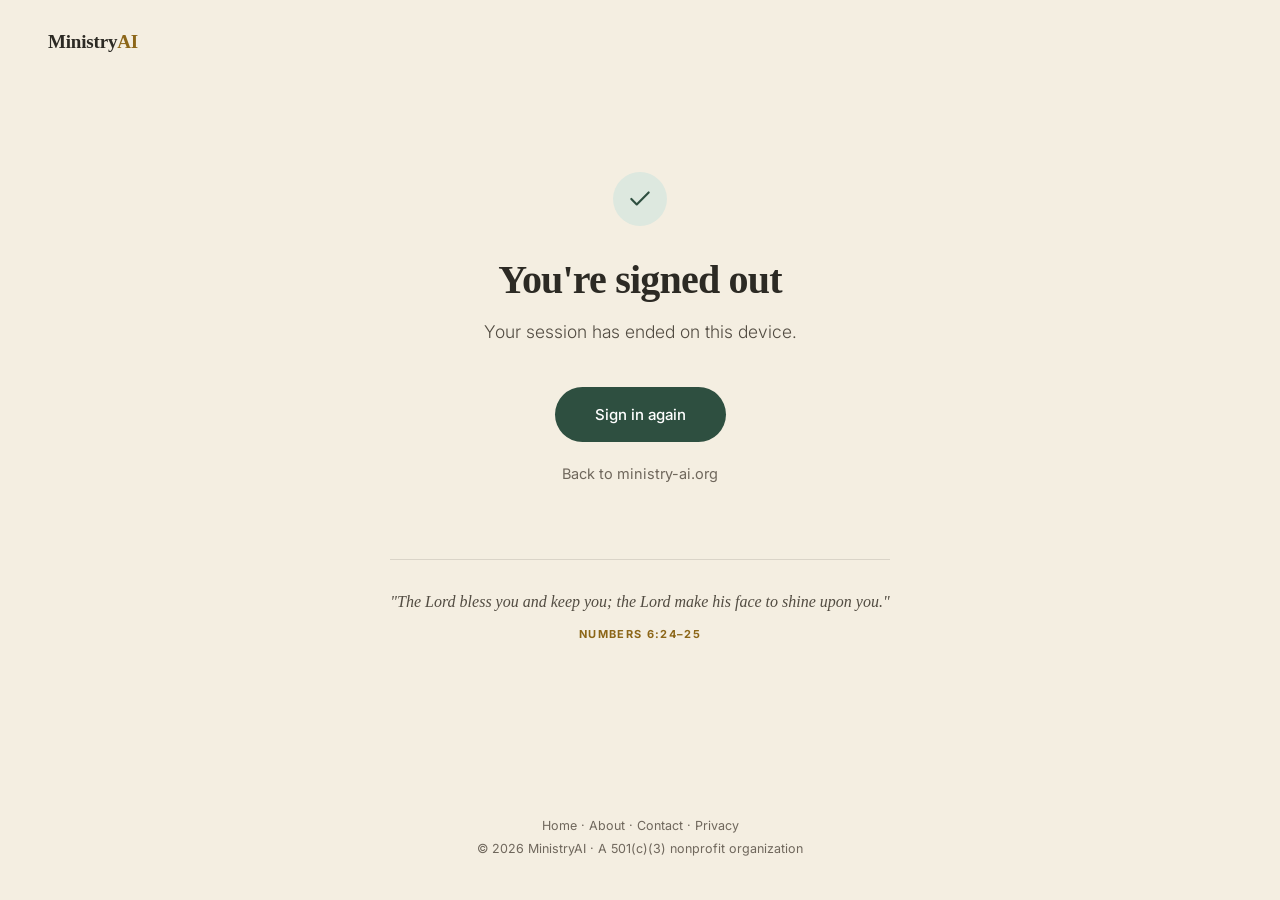
<file: signedout.html>
<!DOCTYPE html>
<html lang="en">
<head>
<meta charset="UTF-8">
<meta name="viewport" content="width=device-width, initial-scale=1.0">
<title>Signed out — MinistryAI</title>
<meta name="description" content="You have been signed out of MinistryAI.">
<meta name="robots" content="noindex">
<link rel="canonical" href="https://ministry-ai.org/signedout.html">

<link rel="icon" href="favicon.svg" type="image/svg+xml">
<link rel="apple-touch-icon" href="apple-touch-icon.png">

<link rel="preconnect" href="https://fonts.googleapis.com">
<link rel="preconnect" href="https://fonts.gstatic.com" crossorigin>
<link href="https://fonts.googleapis.com/css2?family=Inter:wght@300;400;500;600&display=swap" rel="stylesheet">
<link rel="stylesheet" href="site.css">
<style>
  /* A quiet landing. One message, one action, nothing else to decide. */
  body { display: flex; flex-direction: column; min-height: 100vh; }

  .bar { padding: 26px 48px; }
  .bar a {
    font-family: var(--serif); font-size: 19px; font-weight: 700;
    color: var(--ink); text-decoration: none; letter-spacing: -0.01em;
  }
  .bar a span { color: var(--gold-2); }

  main {
    flex: 1; display: flex; align-items: center; justify-content: center;
    padding: 40px 24px 96px; text-align: center;
  }
  .panel { max-width: 34rem; }

  .mark {
    width: 54px; height: 54px; margin: 0 auto 32px;
    border-radius: 50%; background: var(--green-pale);
    display: grid; place-items: center;
  }
  .mark svg { width: 26px; height: 26px; stroke: var(--green-2); }

  h1 {
    font-size: clamp(30px, 5vw, 40px); font-weight: 700;
    letter-spacing: -0.02em; line-height: 1.1; color: var(--ink);
  }
  .sub {
    margin-top: 16px; font-size: 17.5px; font-weight: 300;
    color: var(--ink-2); line-height: 1.65;
  }

  .actions { margin-top: 40px; display: flex; flex-direction: column; align-items: center; gap: 20px; }
  .btn {
    display: inline-block; font-size: 15px; font-weight: 500;
    background: var(--green-2); color: var(--white);
    padding: 15px 40px; border-radius: 999px;
    text-decoration: none; transition: background 0.2s;
  }
  .btn:hover { background: var(--ink); }
  .quiet { font-size: 14.5px; color: var(--muted); text-decoration: none; }
  .quiet:hover { color: var(--ink); }

  .verse {
    margin-top: 72px; padding-top: 28px;
    border-top: 1px solid var(--line);
    font-family: var(--serif); font-style: italic;
    font-size: 16px; color: var(--ink-2); line-height: 1.7;
  }
  .verse cite {
    display: block; margin-top: 10px; font-style: normal;
    font-family: var(--sans); font-size: 11px; font-weight: 700;
    letter-spacing: 0.12em; text-transform: uppercase; color: var(--gold-2);
  }

  .foot {
    padding: 28px 24px 40px; text-align: center;
    font-size: 12.5px; color: var(--muted); line-height: 1.8;
  }
  .foot a { color: inherit; text-decoration: none; }
  .foot a:hover { color: var(--ink); }

  @media (max-width: 640px) {
    .bar { padding: 20px; }
    main { padding: 24px 20px 72px; }
    .verse { margin-top: 56px; }
  }
</style>
</head>
<body>

<div class="bar">
  <a href="index.html">Ministry<span>AI</span></a>
</div>

<main>
  <div class="panel">
    <div class="mark" aria-hidden="true">
      <svg viewBox="0 0 24 24" fill="none" stroke-width="2" stroke-linecap="round" stroke-linejoin="round">
        <path d="M20 6L9 17l-5-5"/>
      </svg>
    </div>

    <h1>You're signed out</h1>
    <p class="sub">Your session has ended on this device.</p>

    <div class="actions">
      <a class="btn" href="signin.html">Sign in again</a>
      <a class="quiet" href="index.html">Back to ministry-ai.org</a>
    </div>

    <p class="verse">
      "The Lord bless you and keep you; the Lord make his face to shine upon you."
      <cite>Numbers 6:24–25</cite>
    </p>
  </div>
</main>

<div class="foot">
  <a href="index.html">Home</a> &middot;
  <a href="about.html">About</a> &middot;
  <a href="contact.html">Contact</a> &middot;
  <a href="privacy.html">Privacy</a><br>
  © 2026 MinistryAI · A 501(c)(3) nonprofit organization
</div>

</body>
</html>
</file>
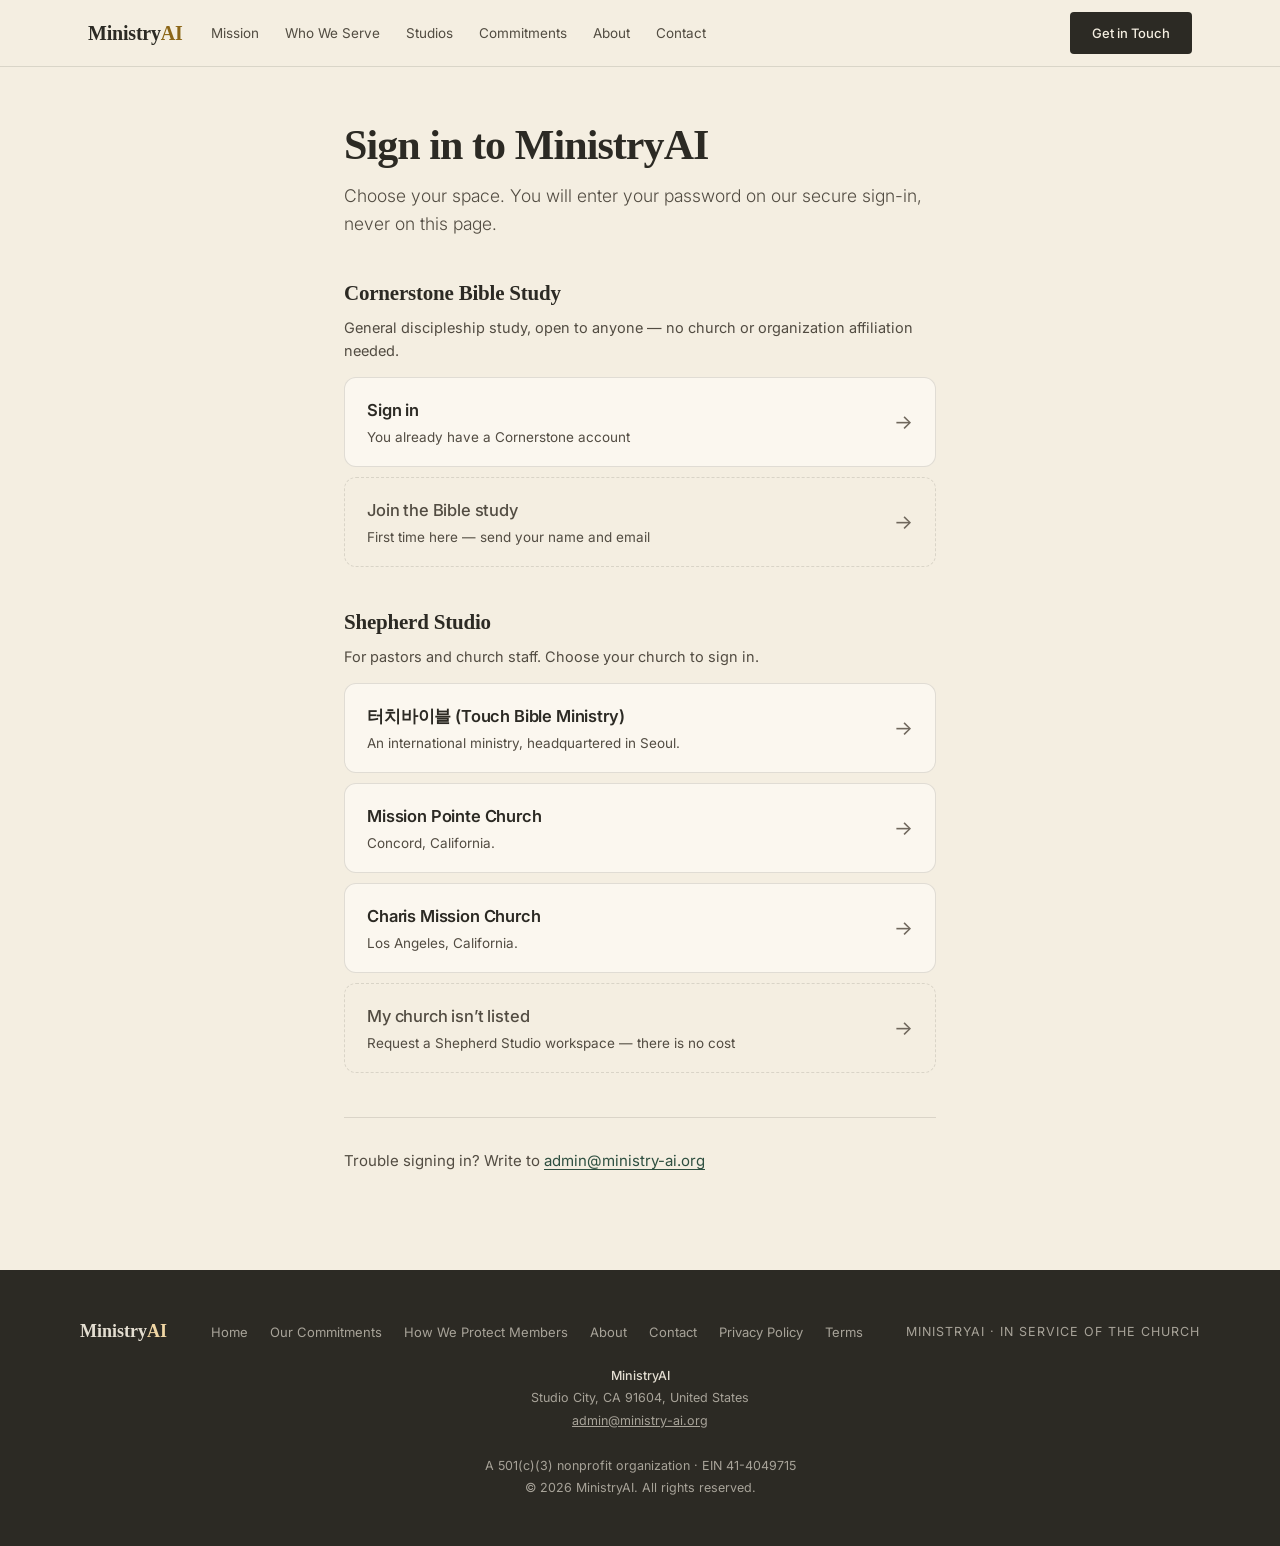
<file: signin.html>
<!DOCTYPE html>
<html lang="en">
<head>
<meta charset="UTF-8">
<meta name="viewport" content="width=device-width, initial-scale=1.0">
<title>Sign In — MinistryAI</title>
<meta name="description" content="Sign in to Cornerstone Bible Study or to your church's Shepherd Studio workspace.">
<meta name="robots" content="noindex">
<link rel="canonical" href="https://ministry-ai.org/signin.html">

<link rel="icon" href="favicon.svg" type="image/svg+xml">
<link rel="apple-touch-icon" href="apple-touch-icon.png">

<meta property="og:type" content="website">
<meta property="og:site_name" content="MinistryAI">
<meta property="og:title" content="Sign in to MinistryAI">
<meta property="og:description" content="Cornerstone Bible Study is open to anyone. Shepherd Studio signs in through your church.">
<meta property="og:url" content="https://ministry-ai.org/signin.html">
<meta property="og:image" content="https://ministry-ai.org/og-image.png">
<meta property="og:image:width" content="1200">
<meta property="og:image:height" content="630">
<meta name="twitter:card" content="summary_large_image">
<meta name="twitter:title" content="Sign in to MinistryAI">
<meta name="twitter:description" content="Cornerstone Bible Study is open to anyone. Shepherd Studio signs in through your church.">
<meta name="twitter:image" content="https://ministry-ai.org/og-image.png">

<link rel="preconnect" href="https://fonts.googleapis.com">
<link rel="preconnect" href="https://fonts.gstatic.com" crossorigin>
<link href="https://fonts.googleapis.com/css2?family=Inter:wght@300;400;500;600&display=swap" rel="stylesheet">
<link rel="stylesheet" href="site.css">
<style>
  /* One screen, one decision. Space instead of boxes and rules. */
  body { display: flex; flex-direction: column; min-height: 100vh; }
  main { flex: 1; display: flex; align-items: center; }

  .stage { width: 100%; max-width: 40rem; margin: 0 auto; padding: 56px 24px 96px; }
  @media (max-width: 640px) { .stage { padding: 32px 20px 72px; } }

  .head h1 {
    font-size: clamp(30px, 5vw, 42px); font-weight: 700;
    letter-spacing: -0.022em; line-height: 1.08; color: var(--ink);
  }
  .head h1:focus { outline: none; }
  .head p { margin-top: 14px; font-size: 17.5px; font-weight: 300; color: var(--ink-2); line-height: 1.6; }

  /* The two doors. Each goes straight to sign-in — no confirmation step. */
  .doors { margin-top: 40px; display: flex; flex-direction: column; gap: 14px; }
  .door {
    display: flex; align-items: center; gap: 20px;
    padding: 26px 28px; border-radius: 16px;
    background: var(--paper); border: 1px solid var(--line);
    text-decoration: none; color: inherit;
    transition: border-color .15s, transform .15s, box-shadow .15s;
  }
  .door:hover {
    border-color: var(--green); transform: translateY(-2px);
    box-shadow: 0 12px 30px rgba(44,42,36,0.07);
  }
  .door-text { flex: 1; min-width: 0; }
  .door-name {
    display: block; font-family: var(--serif); font-size: 22px;
    font-weight: 700; color: var(--ink); letter-spacing: -0.01em;
  }
  .door-sub { display: block; margin-top: 5px; font-size: 14.5px; color: var(--ink-2); line-height: 1.55; }
  .door-arw {
    flex: 0 0 auto; font-size: 20px; color: var(--muted);
    transition: transform .15s, color .15s;
  }
  .door:hover .door-arw { transform: translateX(3px); color: var(--green-2); }

  /* Two spaces on one screen. Each space names itself, then lists the ways
     in beneath it — Cornerstone: sign in or join; Shepherd Studio: one row
     per church, plus the request row. Nothing is behind a second click. */
  .spaces { margin-top: 38px; display: flex; flex-direction: column; gap: 38px; }
  .space-head h2 {
    font-family: var(--serif); font-size: 21px; font-weight: 700;
    color: var(--ink); letter-spacing: -0.01em;
  }
  .space-head p { margin-top: 5px; font-size: 14.5px; color: var(--ink-2); line-height: 1.55; }
  .rows { margin-top: 15px; display: flex; flex-direction: column; gap: 10px; }
  /* No width:100% — .rows is a flex column, so rows stretch on their own.
     Setting an explicit width overflows wherever box-sizing is content-box. */
  .rows .door { padding: 18px 22px; border-radius: 12px; text-align: left; font: inherit; cursor: pointer; }
  .rows .door-name { font-family: var(--sans); font-size: 16.5px; font-weight: 600; }
  .rows .door-sub { margin-top: 3px; font-size: 13.5px; }
  .rows .door.quiet { background: none; border-style: dashed; }
  .rows .door.quiet .door-name { font-weight: 500; color: var(--ink-2); }

  /* Everything that is not signing in lives quietly below a rule. */
  .more { margin-top: 44px; padding-top: 30px; border-top: 1px solid var(--line); }
  .more p { font-size: 15px; color: var(--ink-2); line-height: 1.75; margin-bottom: 10px; }
  .more p:last-child { margin-bottom: 0; }
  .more button, .more a {
    background: none; border: none; padding: 0; font: inherit;
    color: var(--green-2); text-decoration: underline; cursor: pointer;
    text-underline-offset: 3px;
  }
  .more button:hover, .more a:hover { color: var(--ink); }

  /* Secondary views: join, request a workspace */
  .backlink { margin-bottom: 26px; }
  .backlink button {
    background: none; border: none; padding: 0; font: inherit;
    font-size: 14px; color: var(--muted); cursor: pointer;
  }
  .backlink button:hover { color: var(--ink); }

  .form { margin-top: 34px; }
  .field { margin-bottom: 20px; }
  .field label { display: block; font-size: 13.5px; font-weight: 600; margin-bottom: 7px; color: var(--ink-2); }
  .field input {
    width: 100%; font-family: var(--sans); font-size: 16px; padding: 13px 15px;
    border: 1px solid var(--line-2); border-radius: 10px;
    background: var(--paper); color: var(--ink);
    transition: border-color .15s;
  }
  .field input:focus { border-color: var(--green); }
  .field .hint { margin-top: 6px; font-size: 12.5px; color: var(--muted); }
  .field-row { display: grid; grid-template-columns: 1fr 1fr; gap: 16px; }
  @media (max-width: 520px) { .field-row { grid-template-columns: 1fr; } }

  .btn {
    display: inline-block; font-family: var(--sans); font-size: 15px; font-weight: 500;
    padding: 15px 36px; border-radius: 999px;
    border: 1px solid var(--green-2); background: var(--green-2); color: var(--white);
    cursor: pointer; text-decoration: none; text-align: center;
  }
  .btn:hover { background: var(--ink); border-color: var(--ink); }
  .btn.ghost { background: none; color: var(--ink); border-color: var(--line-2); }
  .btn.ghost:hover { background: none; border-color: var(--gold-2); color: var(--gold-3); }
  .btn.wide { display: block; width: 100%; }

  .note { margin-top: 20px; font-size: 13.5px; color: var(--muted); line-height: 1.7; }
  .note a { color: var(--green-2); }

  /* Confirmation */
  .done { text-align: center; }
  .done .tick {
    width: 54px; height: 54px; border-radius: 50%;
    background: var(--green-pale); color: var(--green-2);
    display: grid; place-items: center; font-size: 26px; margin: 0 auto 24px;
  }
  .done h1 {
    font-size: clamp(26px, 4vw, 32px); font-weight: 700;
    letter-spacing: -0.02em; color: var(--ink);
  }
  .done h1:focus { outline: none; }
  .done > p { margin: 14px auto 0; max-width: 40ch; color: var(--ink-2); font-size: 16px; }
  .draft {
    text-align: left; margin-top: 28px;
    background: var(--paper); border: 1px solid var(--line);
    border-radius: 12px; padding: 20px;
    font-size: 13.5px; color: var(--ink-2);
    white-space: pre-wrap; line-height: 1.65;
  }
  .done-actions { margin-top: 26px; display: flex; gap: 12px; justify-content: center; flex-wrap: wrap; }
</style>
</head>
<body>

<a class="skip" href="#main">Skip to content</a>

<nav class="site-nav" aria-label="Primary">
  <div class="site-nav-in">
    <a class="site-logo" href="index.html">Ministry<span>AI</span></a>
    <button class="nav-toggle" type="button" aria-expanded="false" aria-controls="nav-menu">
      <span class="bars" aria-hidden="true"></span> Menu
    </button>
    <ul class="nav-links" id="nav-menu">
      <li><a href="index.html#mission">Mission</a></li>
      <li><a href="index.html#serve">Who We Serve</a></li>
      <li><a href="index.html#studios">Studios</a></li>
      <li><a href="index.html#commitments">Commitments</a></li>
      <li><a href="about.html">About</a></li>
      <li><a href="contact.html">Contact</a></li>
    </ul>
    <div class="nav-actions">
      <a class="nav-cta" href="contact.html">Get in Touch</a>
    </div>
  </div>
</nav>

<main id="main">
  <div class="stage" id="stage">
    <noscript>
      <div class="head"><h1>Sign in to MinistryAI</h1>
      <p>This page needs JavaScript to route you to the right workspace. Write to
      <a href="mailto:admin@ministry-ai.org">admin@ministry-ai.org</a> and we will send you a direct sign-in link.</p></div>
    </noscript>
  </div>
</main>

<footer class="site-footer">
  <div class="site-footer-in">
    <div class="foot-top">
      <div class="foot-brand">Ministry<span>AI</span></div>
      <ul class="foot-links">
        <li><a href="index.html">Home</a></li>
        <li><a href="index.html#commitments">Our Commitments</a></li>
        <li><a href="index.html#protection">How We Protect Members</a></li>
        <li><a href="about.html">About</a></li>
        <li><a href="contact.html">Contact</a></li>
        <li><a href="privacy.html">Privacy Policy</a></li>
        <li><a href="terms.html">Terms</a></li>
      </ul>
      <div class="foot-tag">MinistryAI · in service of the church</div>
    </div>
    <div class="foot-legal">
      <strong>MinistryAI</strong><br>
      Studio City, CA 91604, United States<br>
      <a href="mailto:admin@ministry-ai.org">admin@ministry-ai.org</a><br><br>
      A 501(c)(3) nonprofit organization · EIN 41-4049715<br>
      © 2026 MinistryAI. All rights reserved.
    </div>
  </div>
</footer>

<script src="site.js"></script>
<script>
(function () {
  'use strict';

  /* ------------------------------------------------------------------
     Identity configuration.

     `authUrl` is the workspace's own Next.js app, NOT Keycloak.

     The app builds the OpenID Connect request — client_id, redirect_uri,
     PKCE challenge, state — and then hands off to Keycloak, which renders
     the login page and collects the password. A link straight to a
     Keycloak /protocol/openid-connect/auth URL carries none of those
     parameters and returns a Keycloak error page, so do not "simplify"
     these into realm URLs.

     Passwords are never collected on ministry-ai.org. Each screen only
     ever shows a link; the identity service does the rest.

     While a value is empty, the door says sign-in is not yet connected
     and offers a contact route, rather than a link that goes nowhere.

     Verified working 2026-09-15. These are Azure Container Apps
     hostnames tied to the current ACA environment — when the stacks move
     to the MinistryAI Azure account, update the two values below, plus
     NEXTAUTH_URL and the Keycloak client redirect URIs on each stack to
     match.
     ------------------------------------------------------------------ */
  var ADMIN_EMAIL = 'admin@ministry-ai.org';

  var CORNERSTONE_SIGNIN = 'https://nextjs-ui.proudmeadow-c311a161.eastus2.azurecontainerapps.io/api/auth/signin?callbackUrl=%2Fcornerstone';
  var SHEPHERD_SIGNIN    = 'https://app.ministry-ai.org/api/auth/signin?callbackUrl=%2Fstudio';

  /* ------------------------------------------------------------------
     Per-church sign-in pages.

     Every Shepherd church still signs in through the SAME endpoint — the
     member's church is resolved from their account after sign-in, so they
     land in their own workspace either way. That is why the front door
     below is unchanged: putting a church picker in the main path would
     add a click that changes nothing.

     What each church does get is its own ADDRESS. Send a church
     signin.html?org=<slug> and its members land on a page that names
     them, with one way in:

       https://ministry-ai.org/signin.html?org=touch-bible-ministry
       https://ministry-ai.org/signin.html?org=mission-pointe-church
       https://ministry-ai.org/signin.html?org=charis-mission-church

     This is wayfinding and reassurance, not isolation: a member of one
     church opening another church's link still signs in normally and
     still lands in their own workspace. Only separate Keycloak realms
     would make the door itself church-specific.

     ADDING A CHURCH: add one entry below. The front door's subtitle and
     the church list both read from this array.
     ------------------------------------------------------------------ */
  var ORGS = [
    {
      slug: 'touch-bible-ministry',
      name: '터치바이블 (Touch Bible Ministry)',
      note: 'An international ministry, headquartered in Seoul.',
      signin: SHEPHERD_SIGNIN
    },
    {
      slug: 'mission-pointe-church',
      name: 'Mission Pointe Church',
      note: 'Concord, California.',
      signin: SHEPHERD_SIGNIN
    },
    {
      slug: 'charis-mission-church',
      name: 'Charis Mission Church',
      note: 'Los Angeles, California.',
      signin: SHEPHERD_SIGNIN
    }
  ];

  var stage = document.getElementById('stage');

  function esc(s) {
    return String(s).replace(/&/g, '&amp;').replace(/</g, '&lt;')
                    .replace(/>/g, '&gt;').replace(/"/g, '&quot;');
  }
  function val(id) {
    var el = document.getElementById(id);
    return el ? el.value.trim() : '';
  }
  function orgBySlug(slug) {
    for (var i = 0; i < ORGS.length; i++) { if (ORGS[i].slug === slug) return ORGS[i]; }
    return null;
  }
  /* Move focus to the new heading when the view CHANGES, so a keyboard or
     screen-reader user is told where they are. Not on first paint — that
     would steal the skip link's tab stop. */
  var painted = false;
  function focusHeading() {
    if (!painted) { painted = true; return; }
    var hd = stage.querySelector('h1');
    if (hd) { hd.setAttribute('tabindex', '-1'); hd.focus({ preventScroll: true }); }
  }
  function backTo(label) {
    return '<div class="backlink"><button type="button" data-view="home">&larr; ' + esc(label) + '</button></div>';
  }

  /* A door goes straight to the identity service. When a URL is not yet
     configured it stays a plain, honest line rather than a dead link. */
  function door(name, sub, url) {
    if (!url) {
      return '<div class="door" style="opacity:.65">'
           + '<span class="door-text"><span class="door-name">' + esc(name) + '</span>'
           + '<span class="door-sub">Sign-in is being connected — write to '
           + '<a href="mailto:' + ADMIN_EMAIL + '">' + ADMIN_EMAIL + '</a> and we will set up your access.</span></span>'
           + '</div>';
    }
    return '<a class="door" href="' + esc(url) + '">'
         + '<span class="door-text"><span class="door-name">' + esc(name) + '</span>'
         + '<span class="door-sub">' + esc(sub) + '</span></span>'
         + '<span class="door-arw" aria-hidden="true">&rarr;</span></a>';
  }

  /* A row inside a space. `href` makes it a link straight to the identity
     service; `view` makes it a button that opens one of the local forms.
     `quiet` is for the rows that are not signing in (join, request). */
  function row(name, sub, opts) {
    var inner = '<span class="door-text"><span class="door-name">' + esc(name) + '</span>'
              + '<span class="door-sub">' + esc(sub) + '</span></span>'
              + '<span class="door-arw" aria-hidden="true">&rarr;</span>';
    var cls = 'door' + (opts.quiet ? ' quiet' : '');

    if (opts.href) {
      return '<a class="' + cls + '" href="' + esc(opts.href) + '">' + inner + '</a>';
    }
    if (opts.view) {
      return '<button type="button" class="' + cls + '" data-view="' + esc(opts.view) + '">' + inner + '</button>';
    }
    /* No destination configured yet — say so rather than offer a dead row. */
    return '<div class="door" style="opacity:.65">'
         + '<span class="door-text"><span class="door-name">' + esc(name) + '</span>'
         + '<span class="door-sub">Sign-in is being connected — write to '
         + '<a href="mailto:' + ADMIN_EMAIL + '">' + ADMIN_EMAIL + '</a>.</span></span></div>';
  }

  /* Views ------------------------------------------------------------ */
  var views = {

    /* One screen, both spaces, every way in visible. Per David Lee
       2026-09-21: the churches belong UNDER Shepherd Studio on the same
       page, not behind a click. Cornerstone lists its two ways in the same
       way, so the two spaces read alike. */
    home: function () {
      var shepherdRows = ORGS.map(function (o) {
        return row(o.name, o.note, { href: o.signin });
      }).join('');

      return '<div class="head"><h1>Sign in to MinistryAI</h1>'
        + '<p>Choose your space. You will enter your password on our secure sign-in, never on this page.</p></div>'

        + '<div class="spaces">'

        + '<section class="space">'
        + '<div class="space-head"><h2>Cornerstone Bible Study</h2>'
        + '<p>General discipleship study, open to anyone — no church or organization affiliation needed.</p></div>'
        + '<div class="rows">'
        + row('Sign in', 'You already have a Cornerstone account', { href: CORNERSTONE_SIGNIN })
        + row('Join the Bible study', 'First time here — send your name and email', { view: 'join', quiet: true })
        + '</div>'
        + '</section>'

        + '<section class="space">'
        + '<div class="space-head"><h2>Shepherd Studio</h2>'
        + '<p>For pastors and church staff. Choose your church to sign in.</p></div>'
        + '<div class="rows">'
        + shepherdRows
        + row('My church isn’t listed', 'Request a Shepherd Studio workspace — there is no cost', { view: 'newchurch', quiet: true })
        + '</div>'
        + '</section>'

        + '</div>'

        + '<div class="more">'
        + '<p>Trouble signing in? Write to <a href="mailto:' + ADMIN_EMAIL + '">' + ADMIN_EMAIL + '</a></p>'
        + '</div>';
    },

    /* The churches, each linking to its own page. Reached from the quiet
       section, never in the way of someone who just wants to sign in. */
    churches: function () {
      var doors = ORGS.map(function (o) {
        return '<a class="door" href="?org=' + esc(o.slug) + '" data-org="' + esc(o.slug) + '">'
             + '<span class="door-text"><span class="door-name">' + esc(o.name) + '</span>'
             + '<span class="door-sub">' + esc(o.note) + '</span></span>'
             + '<span class="door-arw" aria-hidden="true">&rarr;</span></a>';
      }).join('');

      return backTo('Sign in')
        + '<div class="head"><h1>Shepherd Studio churches</h1>'
        + '<p>Each church has its own page. Members of any church can also sign in straight from the main page — everyone lands in their own workspace.</p></div>'
        + '<div class="doors">' + doors + '</div>'
        + '<div class="more">'
        + '<p>Your church not listed? <button type="button" data-view="newchurch">Request a workspace</button></p>'
        + '</div>';
    },

    join: function () {
      return backTo('Sign in')
        + '<div class="head"><h1>Join Cornerstone Bible Study</h1>'
        + '<p>No church affiliation is required. Send us your name and email, and our admin will set up your access.</p></div>'
        + '<div class="form">'
        + '<div class="field-row">'
        + '<div class="field"><label for="j-first">First name</label><input id="j-first" type="text" autocomplete="given-name"></div>'
        + '<div class="field"><label for="j-last">Last name</label><input id="j-last" type="text" autocomplete="family-name"></div>'
        + '</div>'
        + '<div class="field"><label for="j-email">Email</label><input id="j-email" type="email" autocomplete="email"></div>'
        + '<button class="btn wide" type="button" data-submit="join">Send request</button>'
        + '<p class="note">Once approved, you will receive an email to set your password and sign in.</p>'
        + '</div>';
    },

    newchurch: function () {
      return backTo('Sign in')
        + '<div class="head"><h1>Request a workspace for your church</h1>'
        + '<p>Tell us about your church and we will build a workspace with you. There is no cost.</p></div>'
        + '<div class="form">'
        + '<div class="field-row">'
        + '<div class="field"><label for="n-first">Admin first name</label><input id="n-first" type="text" autocomplete="given-name"></div>'
        + '<div class="field"><label for="n-last">Admin last name</label><input id="n-last" type="text" autocomplete="family-name"></div>'
        + '</div>'
        + '<div class="field"><label for="n-email">Admin email</label><input id="n-email" type="email" autocomplete="email"></div>'
        + '<div class="field"><label for="n-church">Church name</label><input id="n-church" type="text"></div>'
        + '<div class="field"><label for="n-address">Church address</label><input id="n-address" type="text"></div>'
        + '<div class="field"><label for="n-contact">Church contact information</label><input id="n-contact" type="text" placeholder="Main phone or office email"></div>'
        + '<div class="field"><label for="n-pastor">Pastor name</label><input id="n-pastor" type="text">'
        + '<div class="hint">Recommended, if different from the admin above.</div></div>'
        + '<div class="field"><label for="n-pastor-email">Pastor email</label><input id="n-pastor-email" type="email"></div>'
        + '<button class="btn wide" type="button" data-submit="church">Send request</button>'
        + '<p class="note">We will follow up to set up your church&rsquo;s workspace, ingest your materials, and provision sign-in for your pastors and members.</p>'
        + '</div>';
    }
  };

  /* A church's own page: its name at the top, one way in. */
  function churchView(o) {
    return backTo('All workspaces')
      + '<div class="head"><h1>' + esc(o.name) + '</h1>'
      + '<p>Sign in to your Shepherd Studio workspace. You will enter your password on our secure sign-in, never on this page.</p></div>'
      + '<div class="doors">'
      + door('Sign in to Shepherd Studio', esc(o.note), o.signin)
      + '</div>'
      + '<div class="more">'
      + '<p>Not your church? <button type="button" data-view="churches">See the other churches</button></p>'
      + '<p>Trouble signing in? Write to <a href="mailto:' + ADMIN_EMAIL + '">' + ADMIN_EMAIL + '</a></p>'
      + '</div>';
  }

  /* Routing ---------------------------------------------------------- */
  /* A church page is a real address, so it can be sent to a congregation,
     bookmarked, and reached with the browser's Back button. */
  function slugFromLocation() {
    var m = /[?&]org=([A-Za-z0-9_-]+)/.exec(location.search)
         || /[#&]org=([A-Za-z0-9_-]+)/.exec(location.hash);
    return m ? m[1] : null;
  }

  function paint(slug) {
    var o = slug ? orgBySlug(slug) : null;
    stage.innerHTML = o ? churchView(o) : views.home();
    focusHeading();
  }

  function goToOrg(slug, push) {
    var o = orgBySlug(slug);
    if (!o) return render('home');
    if (push && window.history && history.pushState) {
      history.pushState({ org: slug }, '', 'signin.html?org=' + slug);
    }
    paint(slug);
  }

  function render(name, push) {
    if (name === 'home') {
      if (push && window.history && history.pushState) {
        history.pushState({ org: null }, '', 'signin.html');
      }
      paint(null);
      return;
    }
    stage.innerHTML = views[name]();
    focusHeading();
  }

  window.addEventListener('popstate', function () {
    paint(slugFromLocation());
  });

  /* Requests without a backend: compose the message, let the person
     send it by mail client or copy it if they have none. ------------- */
  function sendRequest(subject, lines) {
    var body = lines.join('\n');
    var mailto = 'mailto:' + ADMIN_EMAIL
               + '?subject=' + encodeURIComponent(subject)
               + '&body=' + encodeURIComponent(body);

    stage.innerHTML =
      '<div class="done">'
      + '<div class="tick" aria-hidden="true">&#10003;</div>'
      + '<h1>One step left</h1>'
      + '<p>Your details are ready. Send them to our admin and we will confirm your access by email.</p>'
      + '<div class="draft">' + esc(body) + '</div>'
      + '<div class="done-actions">'
      + '<a class="btn" href="' + esc(mailto) + '">Open in email</a>'
      + '<button class="btn ghost copy-btn" type="button" data-copy="' + esc(body) + '">Copy details</button>'
      + '</div>'
      + '<p class="note">No email app? Copy the details above and send them to '
      + '<a href="mailto:' + ADMIN_EMAIL + '">' + ADMIN_EMAIL + '</a>.</p>'
      + '<div class="done-actions"><button class="btn ghost" type="button" data-view="home">Back to sign in</button></div>'
      + '</div>';
    focusHeading();
  }

  /* Events ----------------------------------------------------------- */
  /* Church links are real anchors, so middle-click and "open in new tab"
     work. Plain left-clicks are handled here to keep it a single page. */
  stage.addEventListener('click', function (e) {
    var a = e.target.closest ? e.target.closest('a[data-org]') : null;
    if (a) {
      if (e.metaKey || e.ctrlKey || e.shiftKey || e.altKey || e.button !== 0) return;
      e.preventDefault();
      return goToOrg(a.getAttribute('data-org'), true);
    }

    var b = e.target.closest ? e.target.closest('button') : null;
    if (!b) return;

    if (b.dataset.view) return render(b.dataset.view, b.dataset.view === 'home');

    if (b.dataset.submit === 'join') {
      return sendRequest('Cornerstone Bible Study — join request', [
        'Request to join Cornerstone Bible Study',
        '',
        'First name: ' + val('j-first'),
        'Last name:  ' + val('j-last'),
        'Email:      ' + val('j-email')
      ]);
    }

    if (b.dataset.submit === 'church') {
      return sendRequest('Shepherd Studio — new church workspace request', [
        'Request for a Shepherd Studio workspace',
        '',
        'Admin first name: ' + val('n-first'),
        'Admin last name:  ' + val('n-last'),
        'Admin email:      ' + val('n-email'),
        'Church name:      ' + val('n-church'),
        'Church address:   ' + val('n-address'),
        'Church contact:   ' + val('n-contact'),
        'Pastor name:      ' + val('n-pastor'),
        'Pastor email:     ' + val('n-pastor-email')
      ]);
    }
  });

  paint(slugFromLocation());
})();
</script>
</body>
</html>
</file>
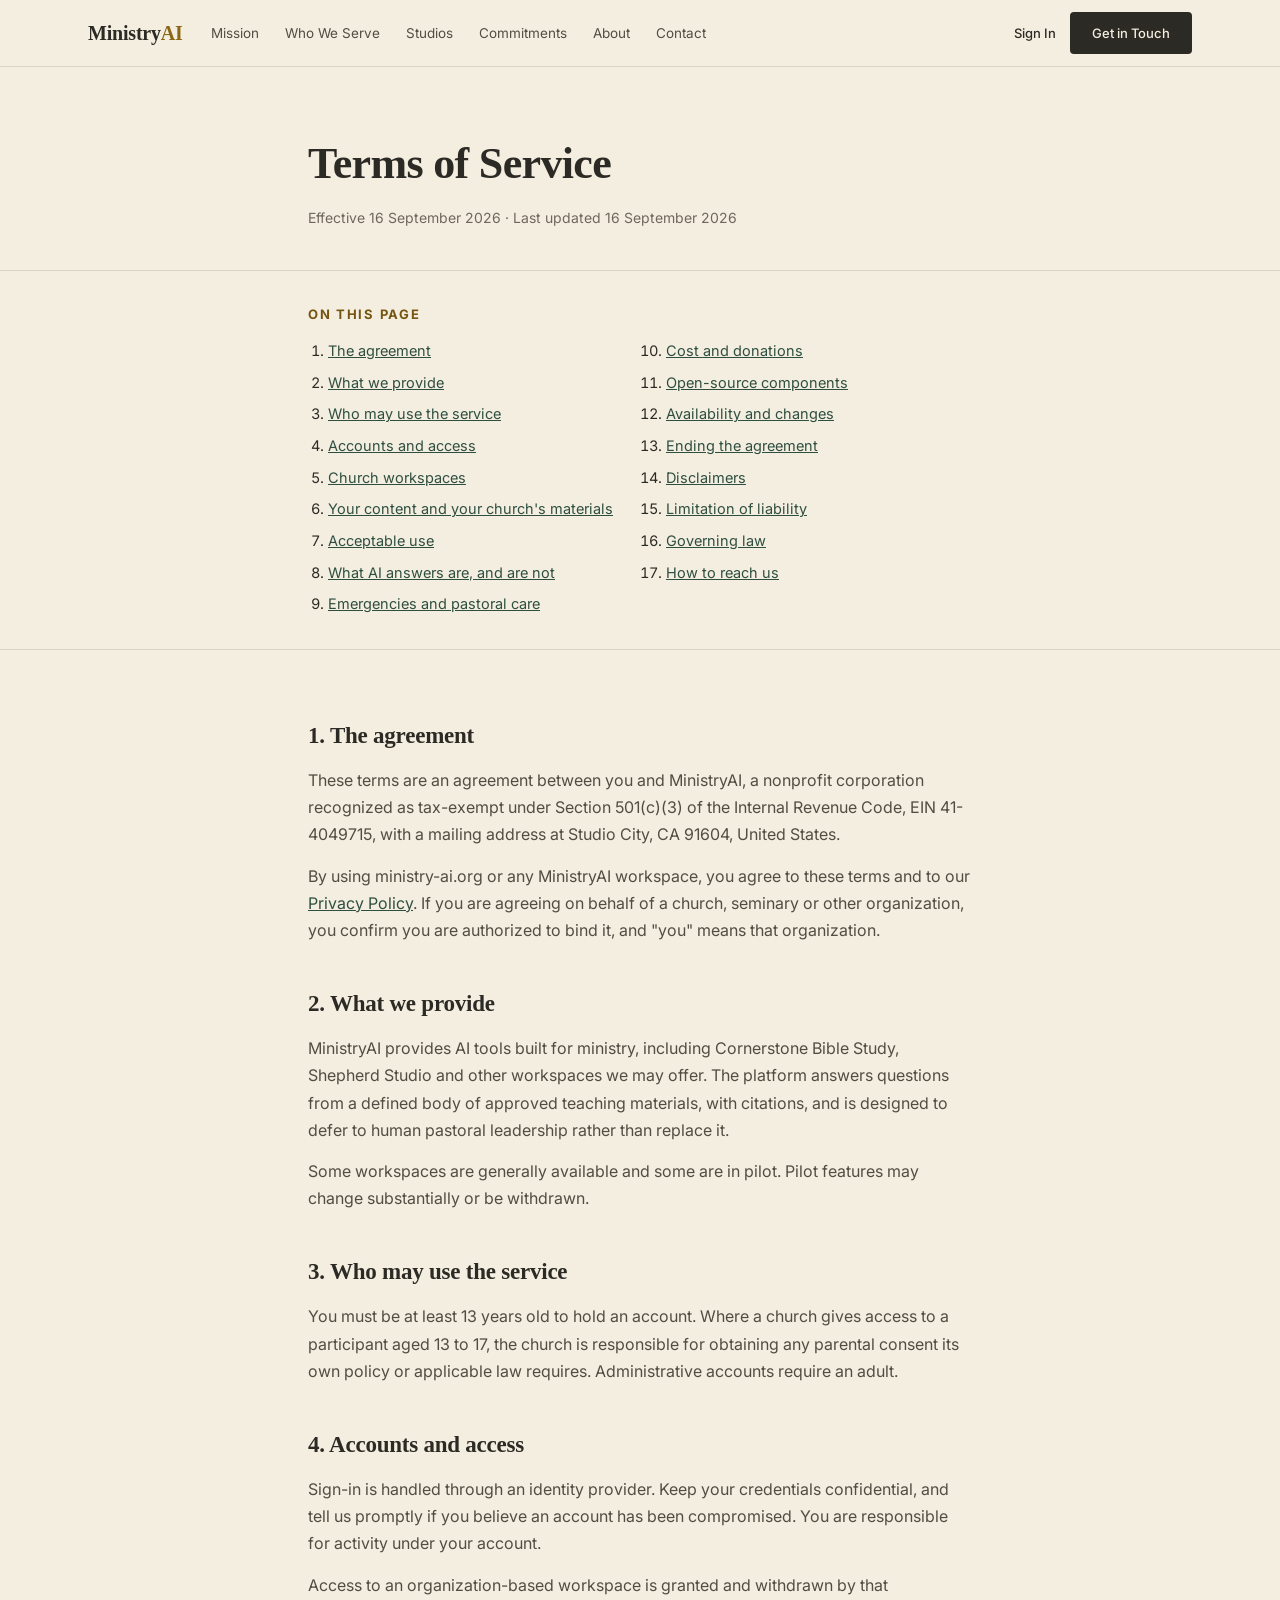
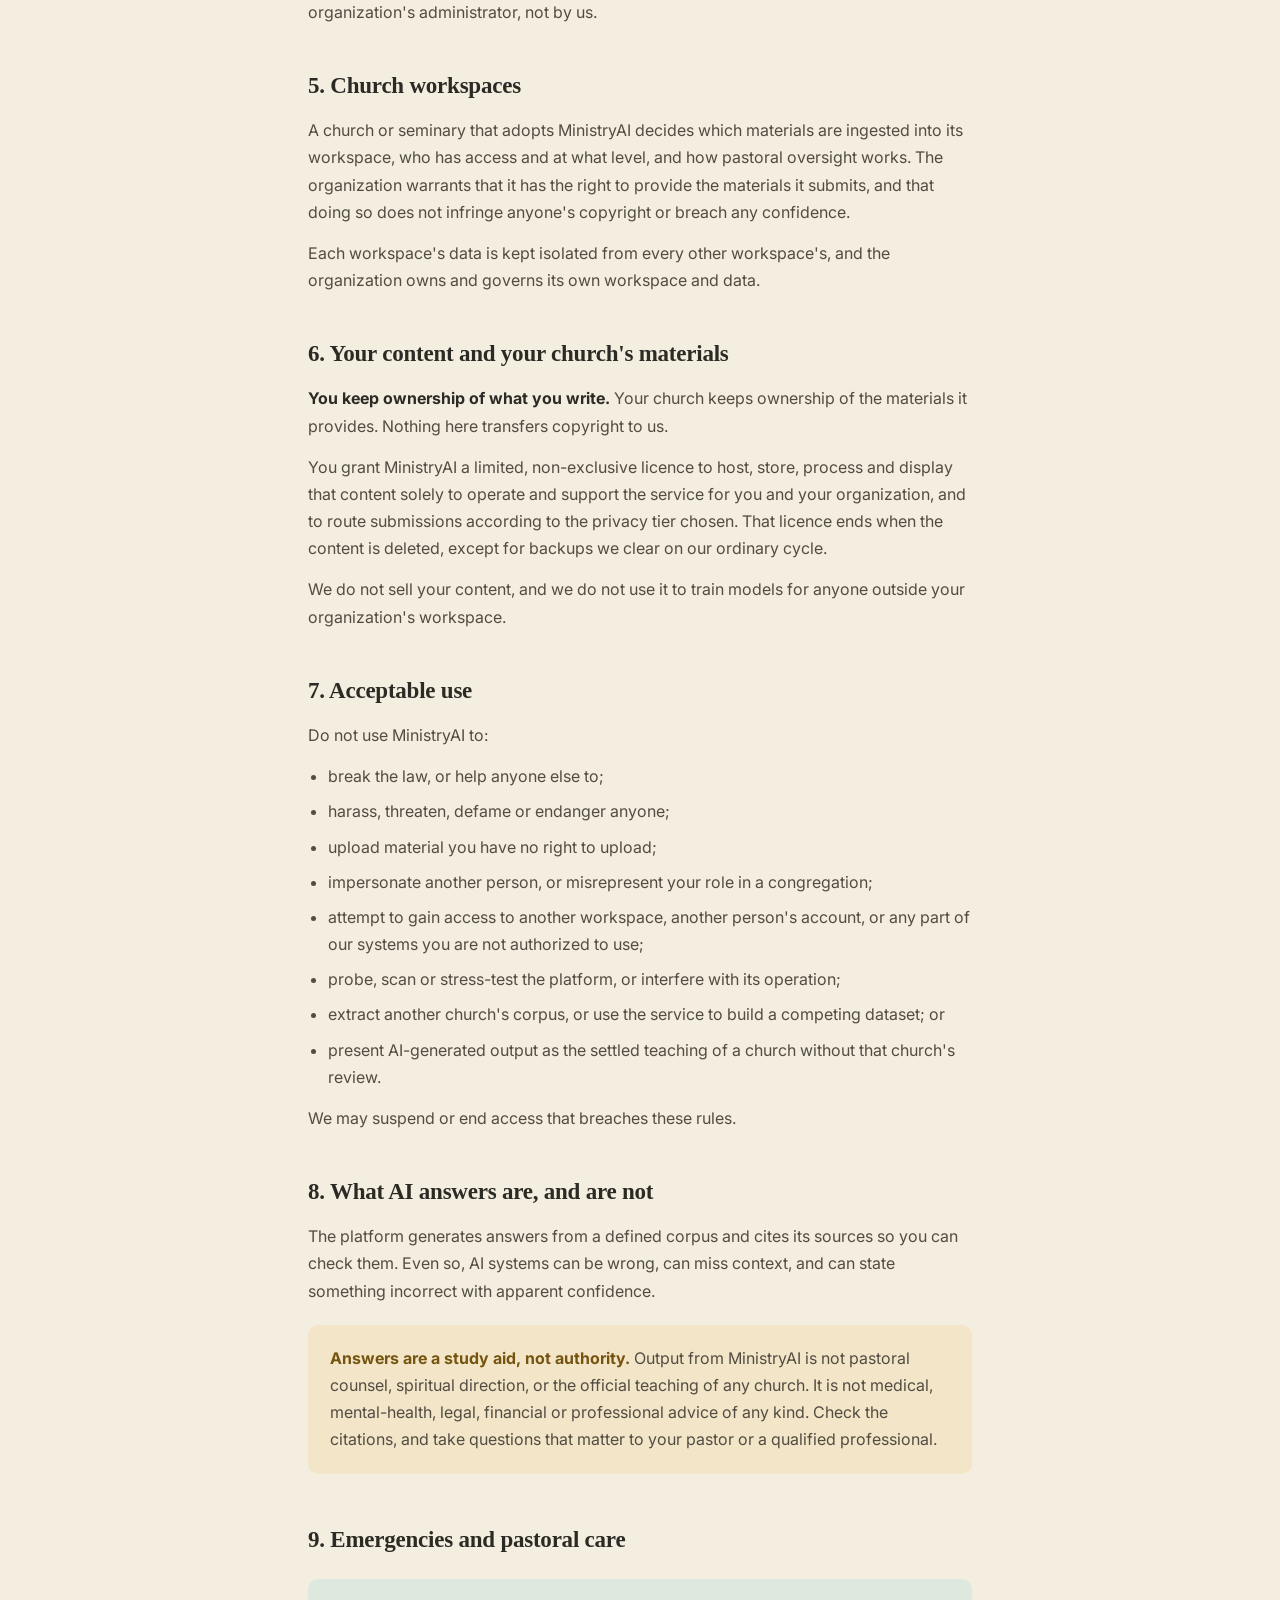
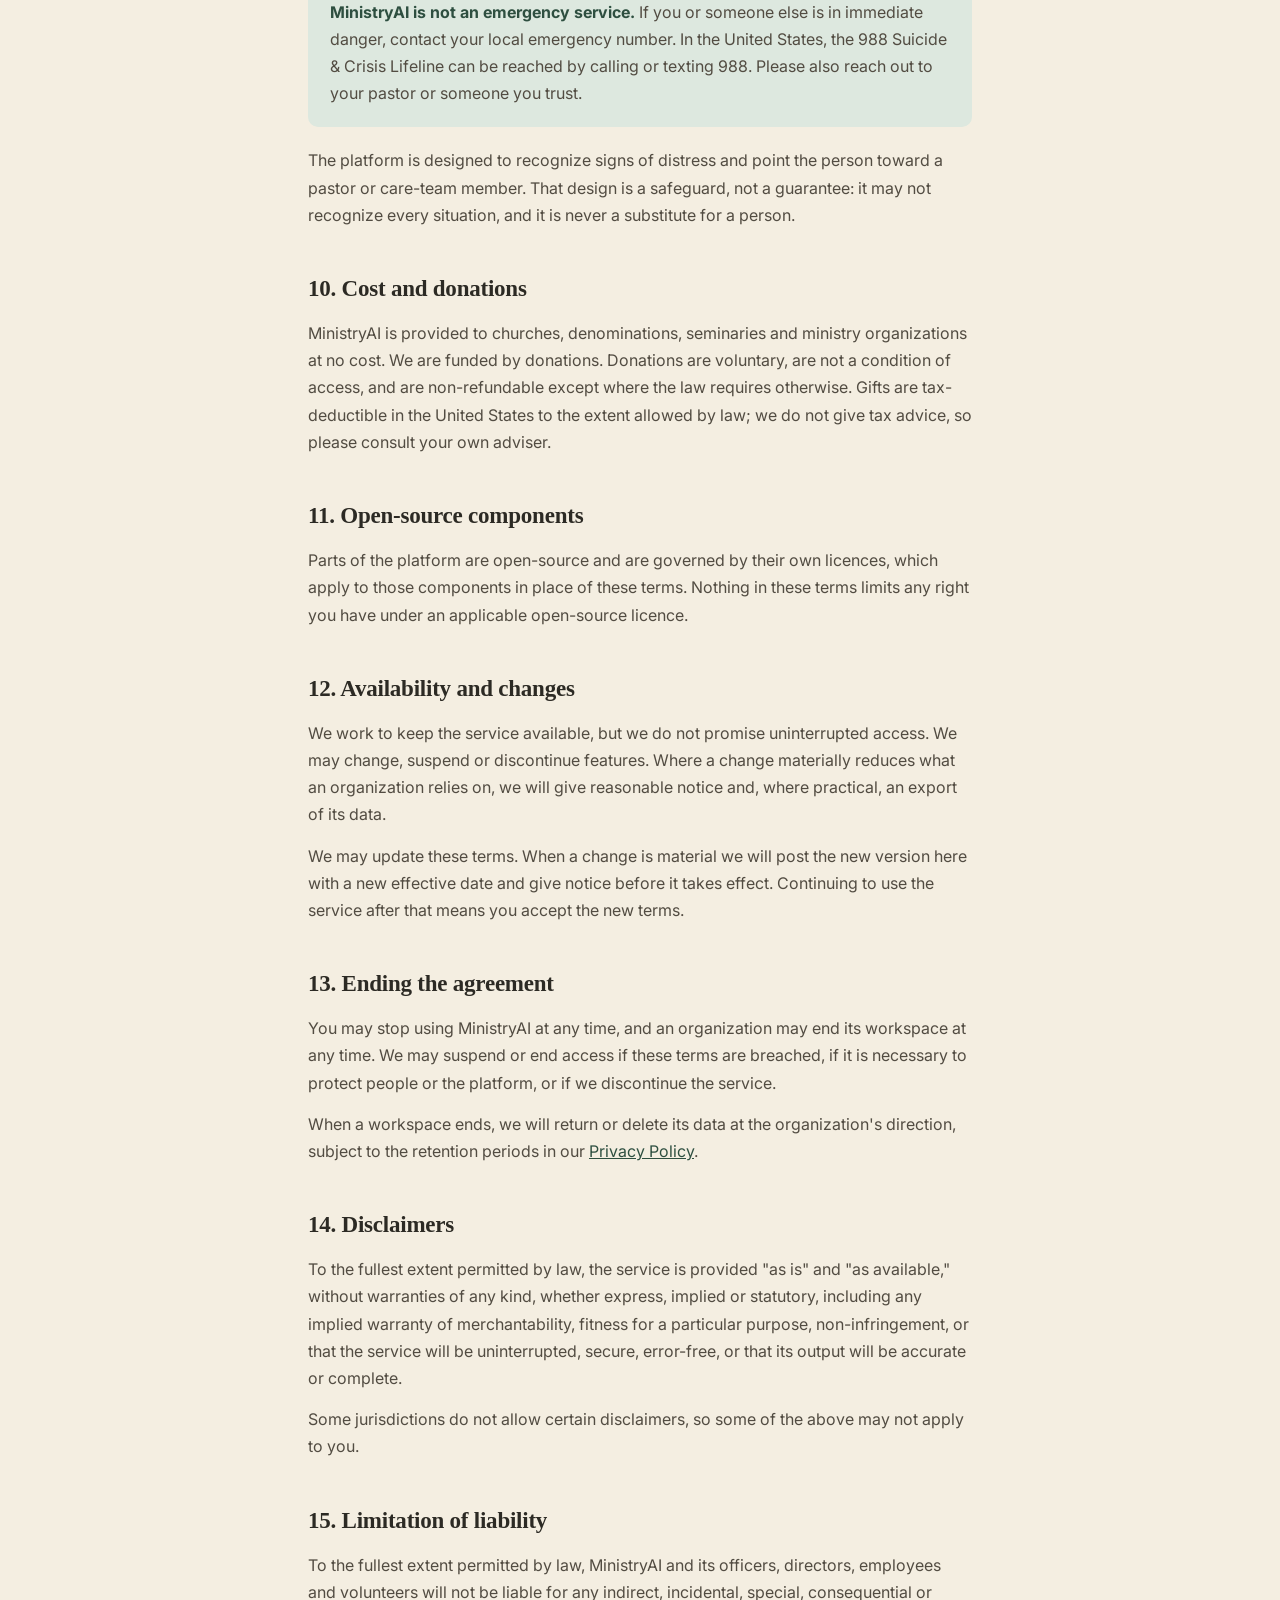
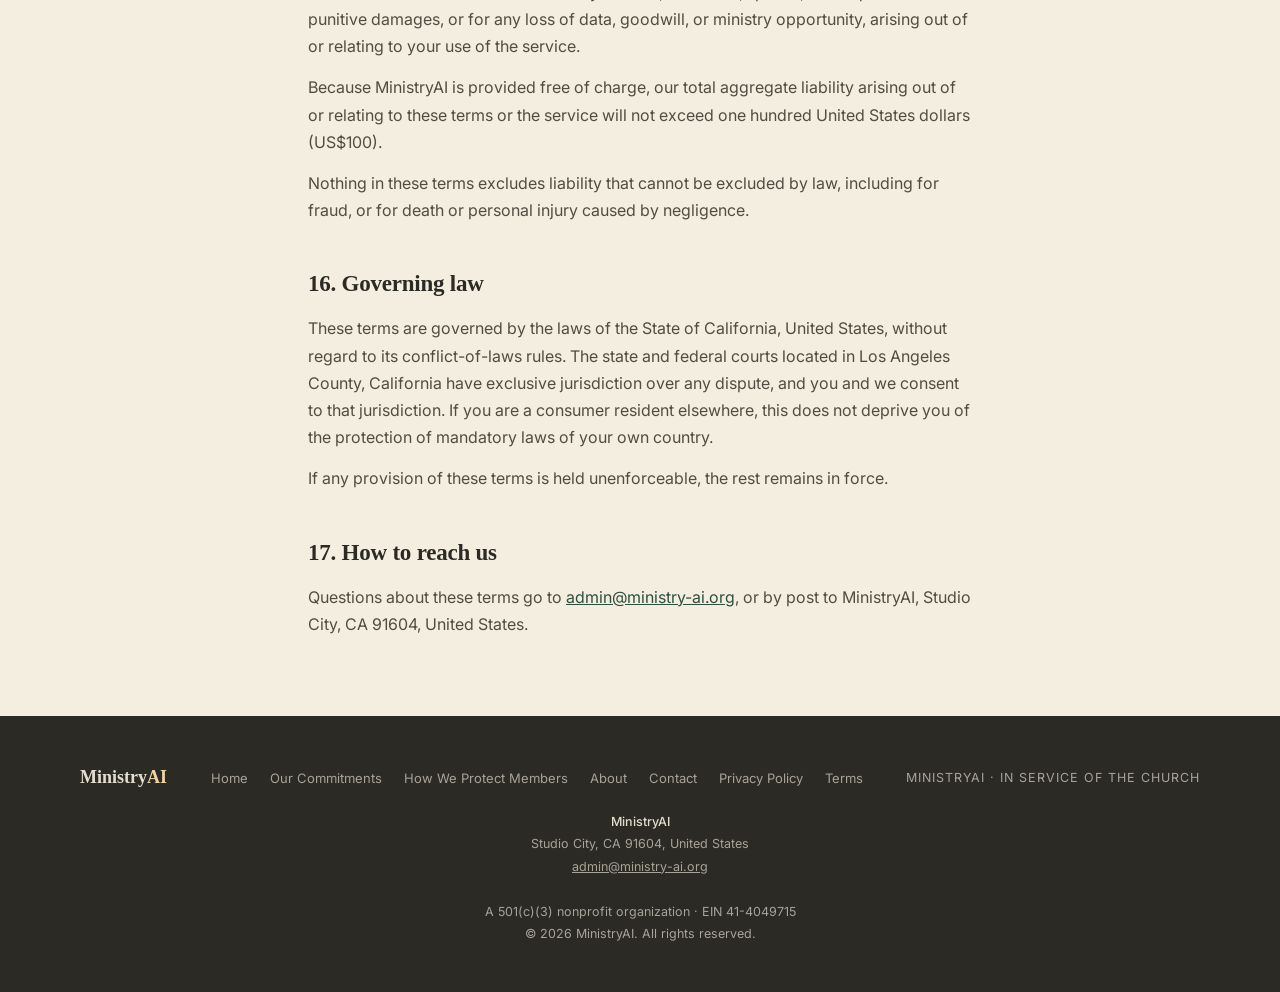
<file: terms.html>
<!DOCTYPE html>
<html lang="en">
<head>
<meta charset="UTF-8">
<meta name="viewport" content="width=device-width, initial-scale=1.0">
<title>Terms of Service — MinistryAI</title>
<meta name="description" content="The terms on which MinistryAI provides Cornerstone Bible Study, Shepherd Studio and related services to churches, seminaries and their members.">
<link rel="canonical" href="https://ministry-ai.org/terms.html">

<link rel="icon" href="favicon.svg" type="image/svg+xml">
<link rel="apple-touch-icon" href="apple-touch-icon.png">

<meta property="og:type" content="website">
<meta property="og:site_name" content="MinistryAI">
<meta property="og:title" content="Terms of Service — MinistryAI">
<meta property="og:description" content="The terms on which MinistryAI provides its services to churches, seminaries and their members.">
<meta property="og:url" content="https://ministry-ai.org/terms.html">
<meta property="og:image" content="https://ministry-ai.org/og-image.png">
<meta property="og:image:width" content="1200">
<meta property="og:image:height" content="630">
<meta name="twitter:card" content="summary_large_image">
<meta name="twitter:title" content="Terms of Service — MinistryAI">
<meta name="twitter:description" content="The terms on which MinistryAI provides its services.">
<meta name="twitter:image" content="https://ministry-ai.org/og-image.png">

<link rel="preconnect" href="https://fonts.googleapis.com">
<link rel="preconnect" href="https://fonts.gstatic.com" crossorigin>
<link href="https://fonts.googleapis.com/css2?family=Inter:wght@300;400;500;600&display=swap" rel="stylesheet">
<link rel="stylesheet" href="site.css">
<style>
  .wrap { max-width: 760px; margin: 0 auto; padding: 0 48px; }
  @media (max-width: 880px) { .wrap { padding: 0 20px; } }

  .hero { padding: 72px 0 40px; border-bottom: 1px solid var(--line); }
  .hero h1 { font-size: clamp(32px, 5vw, 44px); font-weight: 700; letter-spacing: -0.015em; line-height: 1.12; }
  .hero .dates { margin-top: 18px; font-size: 14px; color: var(--muted); }

  .toc { padding: 32px 0; border-bottom: 1px solid var(--line); }
  .toc h2 { font-size: 13px; font-weight: 700; letter-spacing: .13em; text-transform: uppercase; color: var(--gold-3); margin-bottom: 14px; font-family: var(--sans); }
  .toc ol { margin: 0; padding-left: 20px; columns: 2; column-gap: 32px; }
  @media (max-width: 620px) { .toc ol { columns: 1; } }
  .toc li { font-size: 14.5px; margin-bottom: 7px; break-inside: avoid; }

  .doc { padding: 40px 0 64px; }
  .doc section { padding: 26px 0 0; }
  .doc h2 { font-size: 23px; font-weight: 700; margin-bottom: 12px; letter-spacing: -0.01em; scroll-margin-top: 90px; }
  .doc p { color: var(--ink-2); margin-bottom: 14px; }
  .doc ul { color: var(--ink-2); margin: 0 0 14px 20px; }
  .doc li { margin-bottom: 8px; }
  .doc strong { color: var(--ink); }

  .callout { background: var(--gold-pale); border-radius: 10px; padding: 20px 22px; margin: 20px 0; }
  .callout p { color: var(--ink-2); margin-bottom: 0; }
  .callout strong { color: var(--gold-3); }
  .callout.urgent { background: var(--green-pale); }
  .callout.urgent strong { color: var(--green-2); }
</style>
</head>
<body>

<a class="skip" href="#main">Skip to content</a>

<nav class="site-nav" aria-label="Primary">
  <div class="site-nav-in">
    <a class="site-logo" href="index.html">Ministry<span>AI</span></a>
    <button class="nav-toggle" type="button" aria-expanded="false" aria-controls="nav-menu">
      <span class="bars" aria-hidden="true"></span> Menu
    </button>
    <ul class="nav-links" id="nav-menu">
      <li><a href="index.html#mission">Mission</a></li>
      <li><a href="index.html#serve">Who We Serve</a></li>
      <li><a href="index.html#studios">Studios</a></li>
      <li><a href="index.html#commitments">Commitments</a></li>
      <li><a href="about.html">About</a></li>
      <li><a href="contact.html">Contact</a></li>
    </ul>
    <div class="nav-actions">
      <a class="nav-signin" href="signin.html">Sign In</a>
      <a class="nav-cta" href="contact.html">Get in Touch</a>
    </div>
  </div>
</nav>

<main id="main">

<header class="hero">
  <div class="wrap">
    <h1>Terms of Service</h1>
    <p class="dates">Effective 16 September 2026 · Last updated 16 September 2026</p>
  </div>
</header>

<div class="toc">
  <div class="wrap">
    <h2>On this page</h2>
    <ol>
      <li><a href="#agreement">The agreement</a></li>
      <li><a href="#service">What we provide</a></li>
      <li><a href="#eligibility">Who may use the service</a></li>
      <li><a href="#accounts">Accounts and access</a></li>
      <li><a href="#church-role">Church workspaces</a></li>
      <li><a href="#content">Your content and your church's materials</a></li>
      <li><a href="#acceptable">Acceptable use</a></li>
      <li><a href="#ai">What AI answers are, and are not</a></li>
      <li><a href="#crisis">Emergencies and pastoral care</a></li>
      <li><a href="#cost">Cost and donations</a></li>
      <li><a href="#opensource">Open-source components</a></li>
      <li><a href="#availability">Availability and changes</a></li>
      <li><a href="#termination">Ending the agreement</a></li>
      <li><a href="#warranty">Disclaimers</a></li>
      <li><a href="#liability">Limitation of liability</a></li>
      <li><a href="#law">Governing law</a></li>
      <li><a href="#contact">How to reach us</a></li>
    </ol>
  </div>
</div>

<div class="doc">
  <div class="wrap">

    <section id="agreement">
      <h2>1. The agreement</h2>
      <p>These terms are an agreement between you and MinistryAI, a nonprofit corporation recognized as tax-exempt under Section 501(c)(3) of the Internal Revenue Code, EIN 41-4049715, with a mailing address at Studio City, CA 91604, United States.</p>
      <p>By using ministry-ai.org or any MinistryAI workspace, you agree to these terms and to our <a href="privacy.html">Privacy Policy</a>. If you are agreeing on behalf of a church, seminary or other organization, you confirm you are authorized to bind it, and "you" means that organization.</p>
    </section>

    <section id="service">
      <h2>2. What we provide</h2>
      <p>MinistryAI provides AI tools built for ministry, including Cornerstone Bible Study, Shepherd Studio and other workspaces we may offer. The platform answers questions from a defined body of approved teaching materials, with citations, and is designed to defer to human pastoral leadership rather than replace it.</p>
      <p>Some workspaces are generally available and some are in pilot. Pilot features may change substantially or be withdrawn.</p>
    </section>

    <section id="eligibility">
      <h2>3. Who may use the service</h2>
      <p>You must be at least 13 years old to hold an account. Where a church gives access to a participant aged 13 to 17, the church is responsible for obtaining any parental consent its own policy or applicable law requires. Administrative accounts require an adult.</p>
    </section>

    <section id="accounts">
      <h2>4. Accounts and access</h2>
      <p>Sign-in is handled through an identity provider. Keep your credentials confidential, and tell us promptly if you believe an account has been compromised. You are responsible for activity under your account.</p>
      <p>Access to an organization-based workspace is granted and withdrawn by that organization's administrator, not by us.</p>
    </section>

    <section id="church-role">
      <h2>5. Church workspaces</h2>
      <p>A church or seminary that adopts MinistryAI decides which materials are ingested into its workspace, who has access and at what level, and how pastoral oversight works. The organization warrants that it has the right to provide the materials it submits, and that doing so does not infringe anyone's copyright or breach any confidence.</p>
      <p>Each workspace's data is kept isolated from every other workspace's, and the organization owns and governs its own workspace and data.</p>
    </section>

    <section id="content">
      <h2>6. Your content and your church's materials</h2>
      <p><strong>You keep ownership of what you write.</strong> Your church keeps ownership of the materials it provides. Nothing here transfers copyright to us.</p>
      <p>You grant MinistryAI a limited, non-exclusive licence to host, store, process and display that content solely to operate and support the service for you and your organization, and to route submissions according to the privacy tier chosen. That licence ends when the content is deleted, except for backups we clear on our ordinary cycle.</p>
      <p>We do not sell your content, and we do not use it to train models for anyone outside your organization's workspace.</p>
    </section>

    <section id="acceptable">
      <h2>7. Acceptable use</h2>
      <p>Do not use MinistryAI to:</p>
      <ul>
        <li>break the law, or help anyone else to;</li>
        <li>harass, threaten, defame or endanger anyone;</li>
        <li>upload material you have no right to upload;</li>
        <li>impersonate another person, or misrepresent your role in a congregation;</li>
        <li>attempt to gain access to another workspace, another person's account, or any part of our systems you are not authorized to use;</li>
        <li>probe, scan or stress-test the platform, or interfere with its operation;</li>
        <li>extract another church's corpus, or use the service to build a competing dataset; or</li>
        <li>present AI-generated output as the settled teaching of a church without that church's review.</li>
      </ul>
      <p>We may suspend or end access that breaches these rules.</p>
    </section>

    <section id="ai">
      <h2>8. What AI answers are, and are not</h2>
      <p>The platform generates answers from a defined corpus and cites its sources so you can check them. Even so, AI systems can be wrong, can miss context, and can state something incorrect with apparent confidence.</p>
      <div class="callout">
        <p><strong>Answers are a study aid, not authority.</strong> Output from MinistryAI is not pastoral counsel, spiritual direction, or the official teaching of any church. It is not medical, mental-health, legal, financial or professional advice of any kind. Check the citations, and take questions that matter to your pastor or a qualified professional.</p>
      </div>
    </section>

    <section id="crisis">
      <h2>9. Emergencies and pastoral care</h2>
      <div class="callout urgent">
        <p><strong>MinistryAI is not an emergency service.</strong> If you or someone else is in immediate danger, contact your local emergency number. In the United States, the 988 Suicide &amp; Crisis Lifeline can be reached by calling or texting 988. Please also reach out to your pastor or someone you trust.</p>
      </div>
      <p>The platform is designed to recognize signs of distress and point the person toward a pastor or care-team member. That design is a safeguard, not a guarantee: it may not recognize every situation, and it is never a substitute for a person.</p>
    </section>

    <section id="cost">
      <h2>10. Cost and donations</h2>
      <p>MinistryAI is provided to churches, denominations, seminaries and ministry organizations at no cost. We are funded by donations. Donations are voluntary, are not a condition of access, and are non-refundable except where the law requires otherwise. Gifts are tax-deductible in the United States to the extent allowed by law; we do not give tax advice, so please consult your own adviser.</p>
    </section>

    <section id="opensource">
      <h2>11. Open-source components</h2>
      <p>Parts of the platform are open-source and are governed by their own licences, which apply to those components in place of these terms. Nothing in these terms limits any right you have under an applicable open-source licence.</p>
    </section>

    <section id="availability">
      <h2>12. Availability and changes</h2>
      <p>We work to keep the service available, but we do not promise uninterrupted access. We may change, suspend or discontinue features. Where a change materially reduces what an organization relies on, we will give reasonable notice and, where practical, an export of its data.</p>
      <p>We may update these terms. When a change is material we will post the new version here with a new effective date and give notice before it takes effect. Continuing to use the service after that means you accept the new terms.</p>
    </section>

    <section id="termination">
      <h2>13. Ending the agreement</h2>
      <p>You may stop using MinistryAI at any time, and an organization may end its workspace at any time. We may suspend or end access if these terms are breached, if it is necessary to protect people or the platform, or if we discontinue the service.</p>
      <p>When a workspace ends, we will return or delete its data at the organization's direction, subject to the retention periods in our <a href="privacy.html">Privacy Policy</a>.</p>
    </section>

    <section id="warranty">
      <h2>14. Disclaimers</h2>
      <p>To the fullest extent permitted by law, the service is provided "as is" and "as available," without warranties of any kind, whether express, implied or statutory, including any implied warranty of merchantability, fitness for a particular purpose, non-infringement, or that the service will be uninterrupted, secure, error-free, or that its output will be accurate or complete.</p>
      <p>Some jurisdictions do not allow certain disclaimers, so some of the above may not apply to you.</p>
    </section>

    <section id="liability">
      <h2>15. Limitation of liability</h2>
      <p>To the fullest extent permitted by law, MinistryAI and its officers, directors, employees and volunteers will not be liable for any indirect, incidental, special, consequential or punitive damages, or for any loss of data, goodwill, or ministry opportunity, arising out of or relating to your use of the service.</p>
      <p>Because MinistryAI is provided free of charge, our total aggregate liability arising out of or relating to these terms or the service will not exceed one hundred United States dollars (US$100).</p>
      <p>Nothing in these terms excludes liability that cannot be excluded by law, including for fraud, or for death or personal injury caused by negligence.</p>
    </section>

    <section id="law">
      <h2>16. Governing law</h2>
      <p>These terms are governed by the laws of the State of California, United States, without regard to its conflict-of-laws rules. The state and federal courts located in Los Angeles County, California have exclusive jurisdiction over any dispute, and you and we consent to that jurisdiction. If you are a consumer resident elsewhere, this does not deprive you of the protection of mandatory laws of your own country.</p>
      <p>If any provision of these terms is held unenforceable, the rest remains in force.</p>
    </section>

    <section id="contact">
      <h2>17. How to reach us</h2>
      <p>Questions about these terms go to <a href="mailto:admin@ministry-ai.org">admin@ministry-ai.org</a>, or by post to MinistryAI, Studio City, CA 91604, United States.</p>
    </section>

  </div>
</div>

</main>

<footer class="site-footer">
  <div class="site-footer-in">
    <div class="foot-top">
      <div class="foot-brand">Ministry<span>AI</span></div>
      <ul class="foot-links">
        <li><a href="index.html">Home</a></li>
        <li><a href="index.html#commitments">Our Commitments</a></li>
        <li><a href="index.html#protection">How We Protect Members</a></li>
        <li><a href="about.html">About</a></li>
        <li><a href="contact.html">Contact</a></li>
        <li><a href="privacy.html">Privacy Policy</a></li>
        <li><a href="terms.html">Terms</a></li>
      </ul>
      <div class="foot-tag">MinistryAI · in service of the church</div>
    </div>
    <div class="foot-legal">
      <strong>MinistryAI</strong><br>
      Studio City, CA 91604, United States<br>
      <a href="mailto:admin@ministry-ai.org">admin@ministry-ai.org</a><br><br>
      A 501(c)(3) nonprofit organization · EIN 41-4049715<br>
      © 2026 MinistryAI. All rights reserved.
    </div>
  </div>
</footer>

<script src="site.js"></script>
</body>
</html>
</file>
<file: site.css>
/* ==========================================================================
   MinistryAI — shared design tokens, chrome and base styles
   One source of truth for colour, type, navigation and footer across
   index / about / contact / signin / privacy / terms.
   ========================================================================== */

:root {
  /* Surfaces */
  --cream:      #f4eee1;
  --cream-2:    #ece2d0;
  --paper:      #fbf7ef;
  --white:      #ffffff;

  /* Text */
  --ink:        #2c2a24;
  --ink-2:      #524c42;
  --muted:      #6f675c;   /* darkened from #8a8175 — 4.9:1 on cream */

  /* Accents */
  --gold:       #b0822a;   /* decorative only: rules, dots, large display */
  --gold-2:     #8c6618;   /* gold for text on cream — 4.5:1 */
  --gold-3:     #75540f;   /* gold for small text on gold-pale — 5.5:1 */
  --gold-pale:  #f3e6c8;
  --gold-light: #f0d6a4;   /* gold for text on dark green/navy grounds — 4.9:1 */

  --green:      #3f6b57;
  --green-2:    #2e4f40;
  --green-pale: #dde8df;

  --taupe:      #5f5648;   /* darkened from #6e6456 for text use */
  --taupe-dec:  #6e6456;   /* original, decorative surfaces only */
  --taupe-pale: #e4ddd0;

  --navy:       #232e4b;
  --navy-2:     #1a2238;

  /* Lines */
  --line:       rgba(44,42,36,0.13);
  --line-2:     rgba(44,42,36,0.25);

  /* On dark grounds */
  --on-dark:      rgba(244,238,225,0.92);
  --on-dark-2:    rgba(244,238,225,0.72);
  --on-dark-3:    rgba(244,238,225,0.62);
  --on-dark-line: rgba(244,238,225,0.16);

  /* Type */
  --serif: Georgia, "Times New Roman", Times, serif;
  --sans:  'Inter', -apple-system, BlinkMacSystemFont, "Segoe UI", Helvetica, Arial, sans-serif;

  --nav-h: 66px;
}

* { margin: 0; padding: 0; box-sizing: border-box; }

html {
  scroll-behavior: smooth;
  scroll-padding-top: calc(var(--nav-h) + 20px);
}

body {
  font-family: var(--sans);
  background: var(--cream);
  color: var(--ink);
  font-size: 16px;
  line-height: 1.7;
  -webkit-font-smoothing: antialiased;
}

h1, h2, h3, .serif { font-family: var(--serif); }

a { color: var(--green-2); }

:focus-visible {
  outline: 2px solid var(--gold-2);
  outline-offset: 3px;
  border-radius: 2px;
}

/* Skip link ---------------------------------------------------------------- */
.skip {
  position: absolute;
  left: -9999px;
  top: 0;
  z-index: 200;
  background: var(--ink);
  color: var(--cream);
  padding: 12px 20px;
  font-size: 14px;
  text-decoration: none;
  border-radius: 0 0 4px 0;
}
.skip:focus {
  left: 0;
}

/* Navigation --------------------------------------------------------------- */
.site-nav {
  position: sticky; top: 0; z-index: 100;
  background: rgba(244,238,225,0.94);
  backdrop-filter: blur(10px);
  border-bottom: 1px solid var(--line);
}
.site-nav-in {
  max-width: 1200px; margin: 0 auto;
  padding: 0 48px; min-height: var(--nav-h);
  display: flex; align-items: center; gap: 28px;
}
.site-logo {
  font-family: var(--serif);
  font-size: 20px; font-weight: 700;
  color: var(--ink); text-decoration: none; letter-spacing: -0.01em;
  flex: 0 0 auto;
}
.site-logo span { color: var(--gold-2); }

.nav-links {
  display: flex; gap: 26px; list-style: none; flex-wrap: wrap;
  margin: 0 auto 0 0;
}
.nav-links a {
  font-size: 13.5px; color: var(--ink-2);
  text-decoration: none; transition: color 0.2s;
}
.nav-links a:hover { color: var(--gold-2); }
.nav-links a[aria-current="page"] { color: var(--ink); font-weight: 600; }

.nav-actions { display: flex; align-items: center; gap: 14px; flex: 0 0 auto; }
.nav-signin {
  font-size: 13px; font-weight: 500;
  color: var(--ink); text-decoration: none;
}
.nav-signin:hover { color: var(--gold-2); }
.nav-cta {
  font-size: 13px; font-weight: 500;
  background: var(--ink); color: var(--cream);
  padding: 10px 22px; border-radius: 4px;
  text-decoration: none; transition: background 0.2s;
  white-space: nowrap;
}
.nav-cta:hover { background: var(--gold-3); }

.nav-toggle {
  display: none;
  margin-left: auto;
  font: inherit; font-size: 13px; font-weight: 500;
  align-items: center; gap: 8px;
  background: none; border: 1px solid var(--line-2);
  color: var(--ink); padding: 8px 14px; border-radius: 4px; cursor: pointer;
}
.nav-toggle .bars {
  display: block; width: 15px; height: 1.5px; background: currentColor;
  position: relative;
}
.nav-toggle .bars::before,
.nav-toggle .bars::after {
  content: ''; position: absolute; left: 0; width: 15px; height: 1.5px; background: currentColor;
}
.nav-toggle .bars::before { top: -5px; }
.nav-toggle .bars::after  { top: 5px; }

@media (max-width: 940px) {
  .site-nav-in { padding: 0 20px; flex-wrap: wrap; gap: 12px; min-height: 58px; }
  .nav-toggle { display: inline-flex; }
  .nav-links {
    display: none; order: 3; width: 100%;
    flex-direction: column; gap: 0;
    margin: 0; padding: 4px 0 12px;
    border-top: 1px solid var(--line);
  }
  .site-nav.open .nav-links { display: flex; }
  .nav-links a { display: block; padding: 11px 2px; font-size: 15px; }
  .nav-actions { margin-left: 0; }
  .site-logo { margin-right: auto; }
}

/* Footer ------------------------------------------------------------------- */
.site-footer {
  background: var(--ink);
  color: var(--on-dark-3);
  padding: 46px 48px;
}
.site-footer-in { max-width: 1120px; margin: 0 auto; }
.foot-top {
  display: flex; justify-content: space-between; align-items: center;
  flex-wrap: wrap; gap: 18px;
}
.foot-brand {
  font-family: var(--serif); font-size: 18px; font-weight: 700;
  color: var(--on-dark);
}
.foot-brand span { color: var(--gold-light); }
.foot-tag {
  font-size: 12.5px; letter-spacing: 0.08em; text-transform: uppercase;
  color: var(--on-dark-3);
}
.foot-links { display: flex; gap: 22px; list-style: none; flex-wrap: wrap; }
.foot-links a {
  font-size: 13px; color: var(--on-dark-3);
  text-decoration: none; transition: color 0.2s;
}
.foot-links a:hover { color: var(--gold-light); }
.foot-verse {
  margin-top: 24px; padding-top: 22px;
  border-top: 1px solid var(--on-dark-line);
  font-family: var(--serif); font-style: italic; font-size: 14.5px;
  color: var(--on-dark-3); text-align: center; line-height: 1.6;
}
.foot-legal {
  margin-top: 18px; text-align: center;
  font-size: 12.5px; line-height: 1.8; color: var(--on-dark-3);
}
.foot-legal strong { font-weight: 500; color: var(--on-dark); }
.foot-legal a { color: inherit; }
.foot-legal a:hover { color: var(--gold-light); }

@media (max-width: 880px) {
  .site-footer { padding: 40px 20px; }
  .foot-top { flex-direction: column; align-items: flex-start; }
}

/* Utility ------------------------------------------------------------------ */
.copyable {
  display: inline-flex; align-items: center; gap: 8px; flex-wrap: wrap;
}
.copy-btn {
  font: inherit; font-size: 12px; font-weight: 500;
  background: none; border: 1px solid var(--line-2); color: var(--ink-2);
  padding: 3px 10px; border-radius: 3px; cursor: pointer; transition: all 0.2s;
}
.copy-btn:hover { border-color: var(--gold-2); color: var(--gold-3); }
.copy-btn[data-copied="1"] { border-color: var(--green); color: var(--green-2); }

@media (prefers-reduced-motion: reduce) {
  * { animation: none !important; transition: none !important; }
  html { scroll-behavior: auto; }
}
</file>
